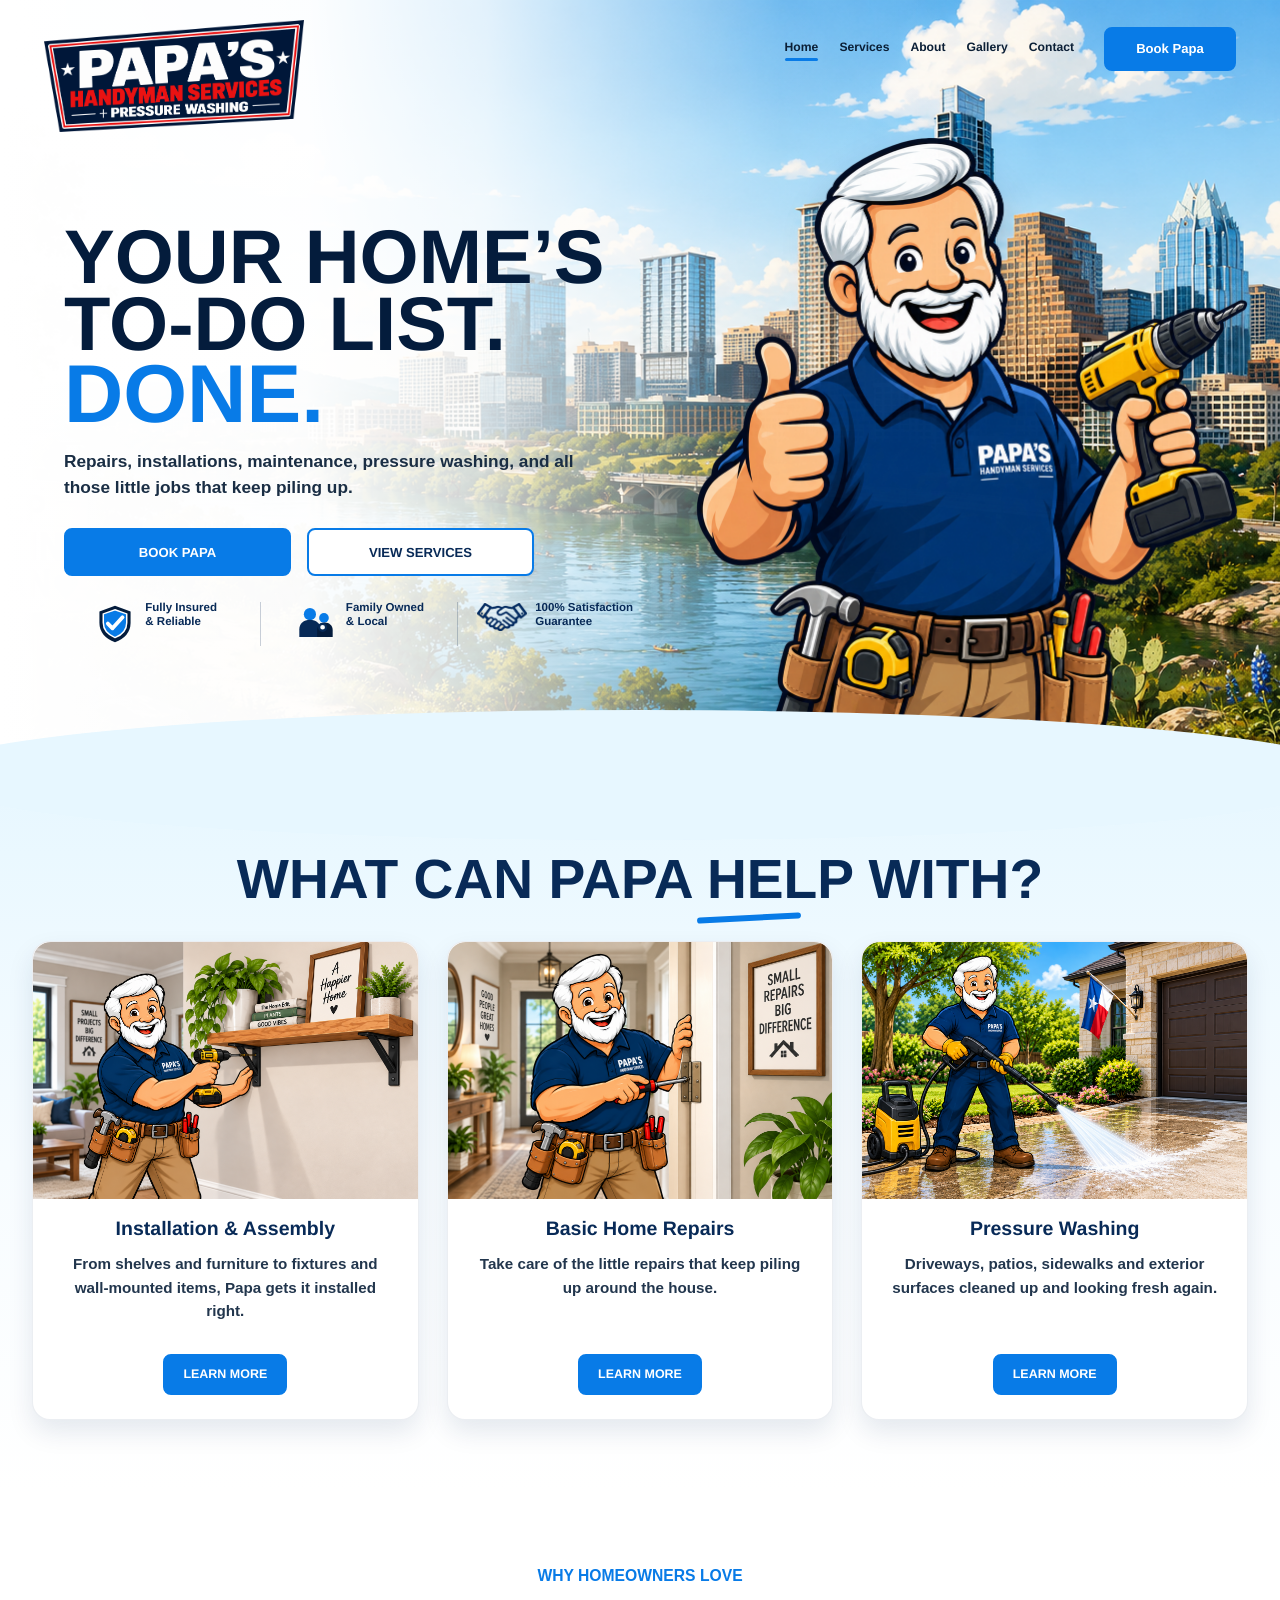
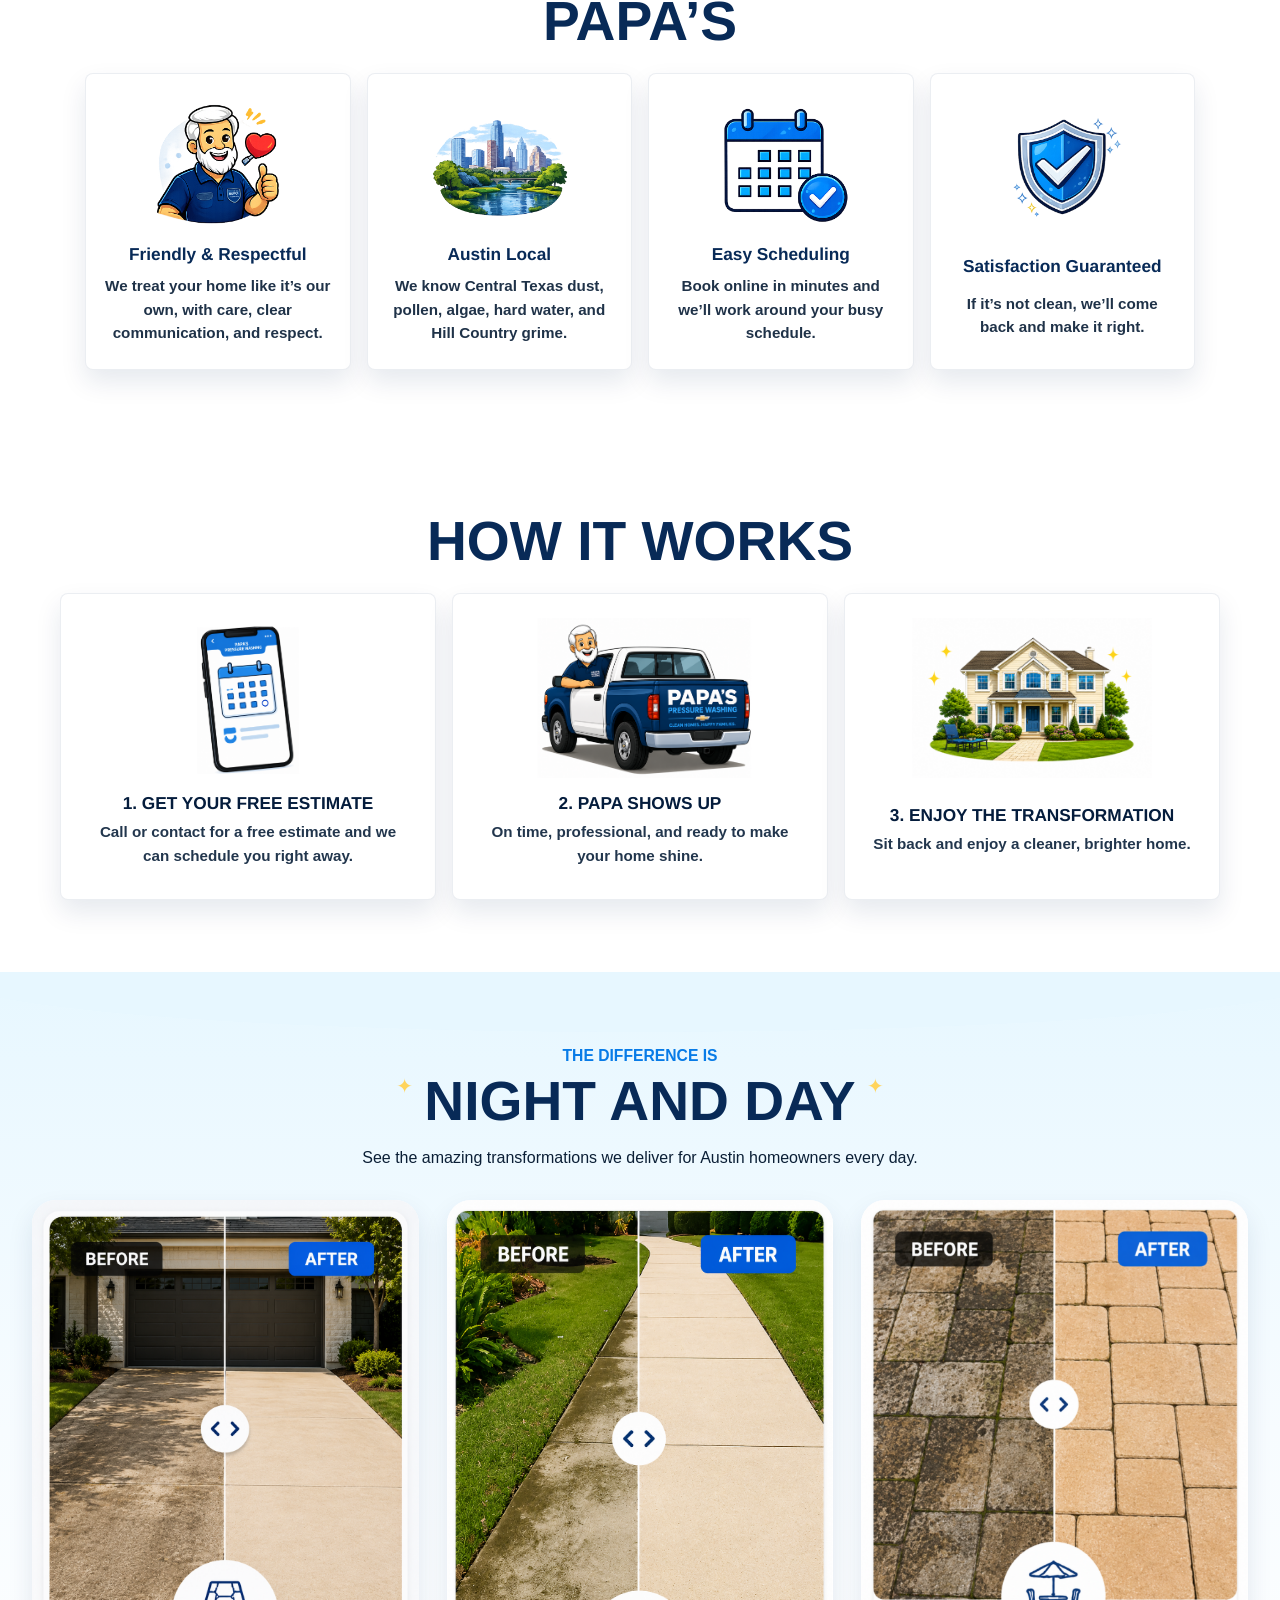
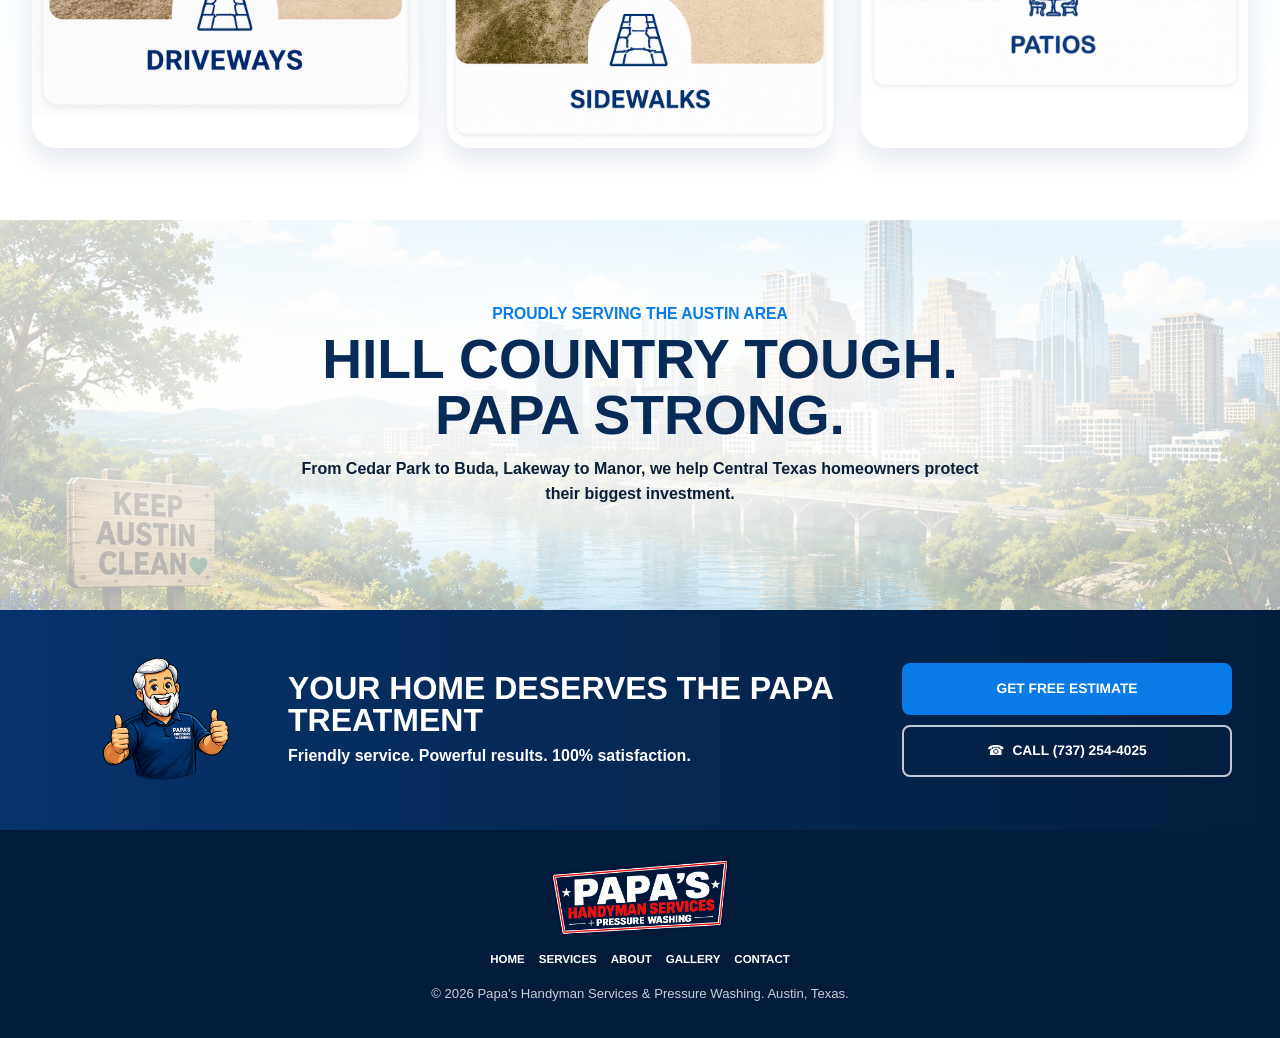
<file: index.html>
<!doctype html>
<html lang="en">
<head>
  <meta charset="utf-8" />
  <meta name="viewport" content="width=device-width, initial-scale=1" />
  <title>Papa's Handyman Services &amp; Pressure Washing | Austin, Texas</title>
  <meta name="description" content="Friendly Austin handyman services and pressure washing for repairs, installations, maintenance, driveways, patios, sidewalks, and exterior cleaning." />
  <link rel="stylesheet" href="styles.css" />
</head>
<body>
  <a class="skip-link" href="#main">Skip to content</a>

  <header class="site-header" id="top">
    <a class="brand" href="#top" aria-label="Papa's Handyman Services home">
      <img src="assets/papa-logo.png" alt="Papa's Handyman Services and Pressure Washing logo" />
    </a>

    <nav class="main-nav" aria-label="Main navigation">
      <a href="#top" aria-current="page">Home</a>
      <a href="services.html">Services</a>
      <a href="#why-papa">About</a>
      <a href="#before-after">Gallery</a>
      <a href="contact.html">Contact</a>
    </nav>

    <div class="header-actions" aria-label="Contact actions">
      <a class="btn btn-primary" href="contact.html">
        <span>Book Papa</span>
      </a>
    </div>

    <button class="menu-toggle" type="button" aria-label="Open mobile menu" aria-controls="mobile-menu" aria-expanded="false" data-menu-toggle>
      <span aria-hidden="true"></span>
      <span aria-hidden="true"></span>
      <span aria-hidden="true"></span>
    </button>

    <div class="mobile-menu-backdrop" data-menu-backdrop hidden></div>
    <aside class="mobile-menu" id="mobile-menu" aria-label="Mobile navigation" hidden>
      <div class="mobile-menu-header">
        <img src="assets/papa-logo.png" alt="Papa's Handyman Services and Pressure Washing logo" />
        <button class="menu-close" type="button" aria-label="Close mobile menu" data-menu-close>
          <span aria-hidden="true">×</span>
        </button>
      </div>
      <nav class="mobile-menu-nav" aria-label="Mobile main navigation">
        <a href="#top" aria-current="page">Home</a>
        <a href="services.html">Services</a>
        <a href="#why-papa">About</a>
        <a href="#before-after">Gallery</a>
        <a href="contact.html">Contact</a>
      </nav>
      <div class="mobile-menu-actions">
        <a class="btn btn-primary" href="contact.html">Book Papa</a>
        <a class="btn btn-secondary" href="tel:7372544025" data-phone-link>Call Papa Now</a>
      </div>
    </aside>
  </header>

  <main id="main">
    <section class="hero section">
      <div class="hero-copy">
        <h1>
          <span>Your Home’s</span>
          <span>To-Do List.</span>
          <span class="headline-blue">Done.</span>
        </h1>
        <p class="hero-subheadline">Repairs, installations, maintenance, pressure washing, and all those little jobs that keep piling up.</p>

        <div class="hero-actions">
          <a class="btn btn-primary btn-large" href="contact.html">
            <span>Book Papa</span>
          </a>
          <a class="btn btn-secondary btn-large" href="services.html">View Services</a>
        </div>

        <div class="hero-proof" aria-label="Trust highlights">
          <div class="proof-item">
            <span class="proof-icon proof-shield" aria-hidden="true">
              <svg viewBox="0 0 48 48" focusable="false">
                <path d="M24 4 41 10.4v12.3c0 10.3-6.3 17.3-17 21.3C13.3 40 7 33 7 22.7V10.4L24 4Z" />
                <path d="M24 8.5 36.8 13v9.5c0 7.6-4.5 13-12.8 16.3C15.7 35.5 11.2 30.1 11.2 22.5V13L24 8.5Z" />
                <path d="m16.2 23.6 5.1 5.1 10.9-12" />
              </svg>
            </span>
            <span class="proof-copy">Fully Insured <br />&amp; Reliable</span>
          </div>
          <div class="proof-item">
            <span class="proof-icon proof-family" aria-hidden="true">
              <svg viewBox="0 0 58 48" focusable="false">
                <circle cx="21" cy="11" r="8" />
                <path d="M7 41V30.8c0-6.9 5.7-12.3 14-12.3s14 5.4 14 12.3V41H7Z" />
                <circle cx="39.5" cy="16" r="6.4" />
                <path d="M30.5 41V32c0-5.6 4.1-9.9 10.1-9.9 6.2 0 10.4 4.3 10.4 9.9v9H30.5Z" />
                <circle cx="37.7" cy="28.3" r="4.6" />
              </svg>
            </span>
            <span class="proof-copy">Family Owned <br />&amp; Local</span>
          </div>
          <div class="proof-item">
            <span class="proof-icon proof-handshake" aria-hidden="true">
              <img src="assets/icons/handshake-guarantee.png" alt="" decoding="async" />
            </span>
            <span class="proof-copy">100% Satisfaction <br />Guarantee</span>
          </div>
        </div>
      </div>

      <div class="hero-visual">
        <img class="hero-background" src="assets/footerimage.png" alt="" aria-hidden="true" />
        <img class="hero-papa" src="assets/papa-handyman.png" alt="Papa holding a drill and giving a thumbs-up" />
      </div>
    </section>

    <section class="services section section-blue" id="services">
      <div class="section-heading services-heading">
        <h2>What Can Papa Help With?</h2>
      </div>

      <div class="service-grid">
        <article class="service-card">
          <img src="assets/services/basic-assembly.png" alt="Papa installing a wall-mounted shelf" width="1536" height="1024" loading="lazy" decoding="async" />
          <div>
            <h3>Installation &amp; Assembly</h3>
            <p>From shelves and furniture to fixtures and wall-mounted items, Papa gets it installed right.</p>
            <a class="btn btn-small btn-primary" href="services.html#installation-assembly">Learn More</a>
          </div>
        </article>
        <article class="service-card">
          <img src="assets/services/basic-homerepairs.png" alt="Papa completing a basic home repair" width="1536" height="1024" loading="lazy" decoding="async" />
          <div>
            <h3>Basic Home Repairs</h3>
            <p>Take care of the little repairs that keep piling up around the house.</p>
            <a class="btn btn-small btn-primary" href="services.html#basic-home-repairs">Learn More</a>
          </div>
        </article>
        <article class="service-card">
          <img src="assets/services/papapw.png" alt="Papa pressure washing a residential driveway" width="1536" height="1024" loading="lazy" decoding="async" />
          <div>
            <h3>Pressure Washing</h3>
            <p>Driveways, patios, sidewalks and exterior surfaces cleaned up and looking fresh again.</p>
            <a class="btn btn-small btn-primary" href="services.html#driveway-concrete-cleaning">Learn More</a>
          </div>
        </article>
      </div>
    </section>

    <section class="trust section" id="why-papa">
      <div class="section-heading">
        <p class="eyebrow">Why Homeowners Love</p>
        <h2>Papa’s</h2>
      </div>

      <div class="trust-grid">
        <article class="trust-card">
          <img class="trust-image" src="assets/papaapproved.png" alt="" width="500" height="489" loading="lazy" decoding="async" aria-hidden="true" />
          <h3>Friendly &amp; Respectful</h3>
          <p>We treat your home like it’s our own, with care, clear communication, and respect.</p>
        </article>
        <article class="trust-card">
          <img class="trust-image" src="assets/austinlocal.png" alt="" width="500" height="489" loading="lazy" decoding="async" aria-hidden="true" />
          <h3>Austin Local</h3>
          <p>We know Central Texas dust, pollen, algae, hard water, and Hill Country grime.</p>
        </article>
        <article class="trust-card">
          <img class="trust-image" src="assets/easy-scheduling.png" alt="" width="500" height="489" loading="lazy" decoding="async" aria-hidden="true" />
          <h3>Easy Scheduling</h3>
          <p>Book online in minutes and we’ll work around your busy schedule.</p>
        </article>
        <article class="trust-card">
          <img class="trust-image" src="assets/satisfaction.png" alt="" width="478" height="488" loading="lazy" decoding="async" aria-hidden="true" />
          <h3>Satisfaction Guaranteed</h3>
          <p>If it’s not clean, we’ll come back and make it right.</p>
        </article>
      </div>
    </section>

    <section class="how section" id="how-it-works">
      <div class="section-heading">
        <h2>How It Works</h2>
      </div>

      <div class="steps">
        <article class="step-card">
          <img src="assets/how-it-works/schedule-appt.png" alt="Scheduling a pressure washing appointment on a phone" loading="lazy" decoding="async" />
          <div>
            <h3>1. Get Your Free Estimate</h3>
            <p>Call or contact for a free estimate and we can schedule you right away.</p>
          </div>
        </article>
        <article class="step-card">
          <img src="assets/how-it-works/papa-shows.png" alt="Papa arriving in a pressure washing truck" loading="lazy" decoding="async" />
          <div>
            <h3>2. Papa Shows Up</h3>
            <p>On time, professional, and ready to make your home shine.</p>
          </div>
        </article>
        <article class="step-card">
          <img src="assets/how-it-works/enjoy.png" alt="Clean home and yard after exterior cleaning" loading="lazy" decoding="async" />
          <div>
            <h3>3. Enjoy The Transformation</h3>
            <p>Sit back and enjoy a cleaner, brighter home.</p>
          </div>
        </article>
      </div>
    </section>

    <section class="difference section section-blue" id="before-after">
      <div class="section-heading split-heading">
        <p class="eyebrow">The Difference Is</p>
        <h2>Night And Day</h2>
      </div>
      <p class="section-intro">See the amazing transformations we deliver for Austin homeowners every day.</p>

      <div class="before-after-grid" aria-label="Before and after pressure washing comparison cards">
        <article class="before-after-card">
          <img src="assets/before-after/driveway.png" alt="Driveway before and after pressure washing" width="1086" height="1448" loading="lazy" decoding="async" />
        </article>
        <article class="before-after-card">
          <img src="assets/before-after/sidewalk.png" alt="Sidewalk before and after pressure washing" width="1054" height="1493" loading="lazy" decoding="async" />
        </article>
        <article class="before-after-card">
          <img src="assets/before-after/patios.png" alt="Patio before and after pressure washing" width="1111" height="1416" loading="lazy" decoding="async" />
        </article>
      </div>
    </section>

    <section class="area" id="areas">
      <img src="assets/footerimage.png" alt="" aria-hidden="true" />
      <div class="area-copy">
        <p class="eyebrow">Proudly Serving The Austin Area</p>
        <h2>Hill Country Tough. Papa Strong.</h2>
        <p>From Cedar Park to Buda, Lakeway to Manor, we help Central Texas homeowners protect their biggest investment.</p>
      </div>
    </section>

    <section class="final-cta" id="booking">
      <div class="final-cta-art">
        <img src="assets/papatreatment.png" alt="" aria-hidden="true" />
      </div>
      <div>
        <h2>Your Home Deserves The Papa Treatment</h2>
        <p>Friendly service. Powerful results. 100% satisfaction.</p>
      </div>
      <div class="final-actions">
        <a class="btn btn-primary btn-large" href="contact.html">
          <span>Get Free Estimate</span>
        </a>
        <a class="btn btn-secondary-dark btn-large" href="tel:7372544025" data-phone-link>
          <span aria-hidden="true">☎</span>
          <span>Call (737) 254-4025</span>
        </a>
      </div>
    </section>
  </main>

  <footer class="site-footer">
    <a class="footer-brand" href="#top" aria-label="Papa's Handyman Services home">
      <img src="assets/papa-logo.png" alt="Papa's Handyman Services and Pressure Washing logo" />
    </a>
    <nav aria-label="Footer navigation">
      <a href="#top">Home</a>
      <a href="services.html">Services</a>
      <a href="#why-papa">About</a>
      <a href="#before-after">Gallery</a>
      <a href="contact.html">Contact</a>
    </nav>
    <p>© <span id="year"></span> Papa’s Handyman Services &amp; Pressure Washing. Austin, Texas.</p>
  </footer>

  <div class="mobile-cta" aria-label="Quick contact actions">
    <a href="tel:7372544025" data-phone-link>
      <span aria-hidden="true">☎</span>
      <span>Call Papa</span>
    </a>
    <a href="contact.html">
      <span>Get Free Estimate</span>
    </a>
  </div>

  <script src="script.js"></script>
</body>
</html>
</file>
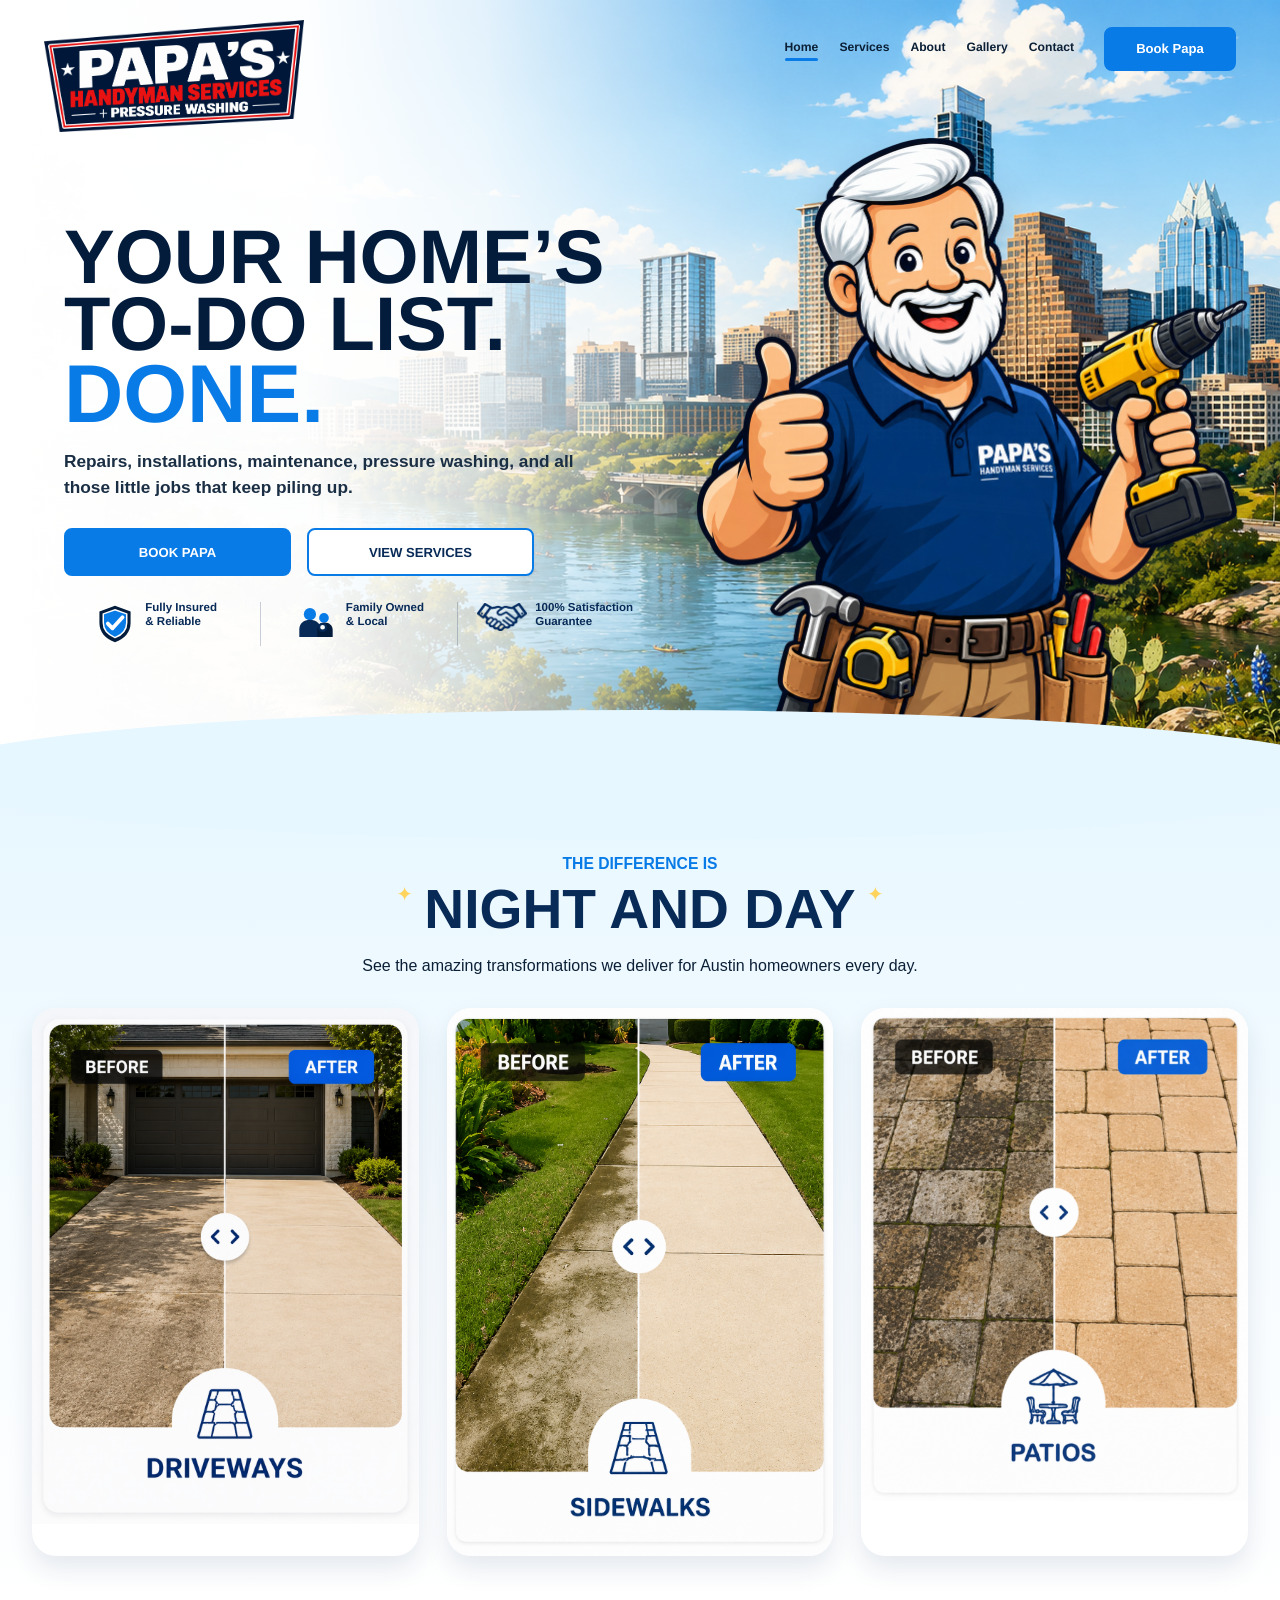
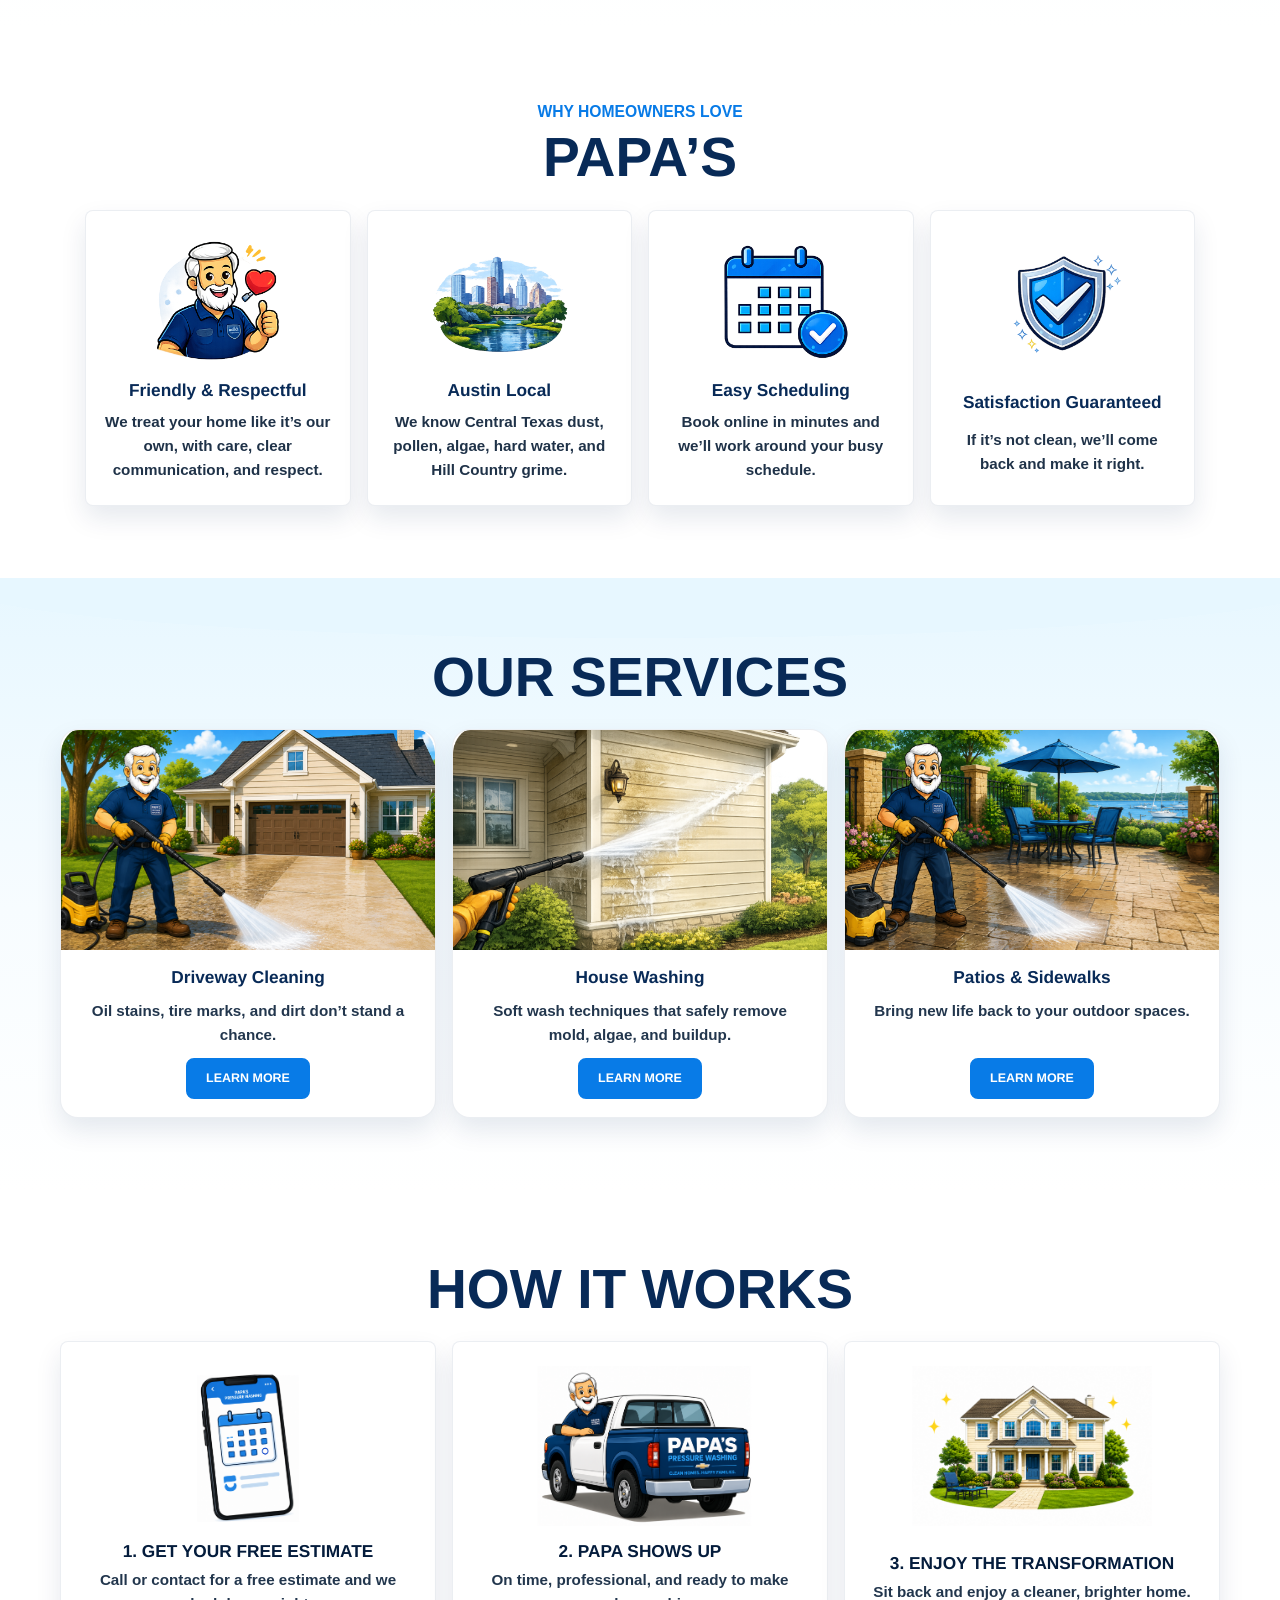
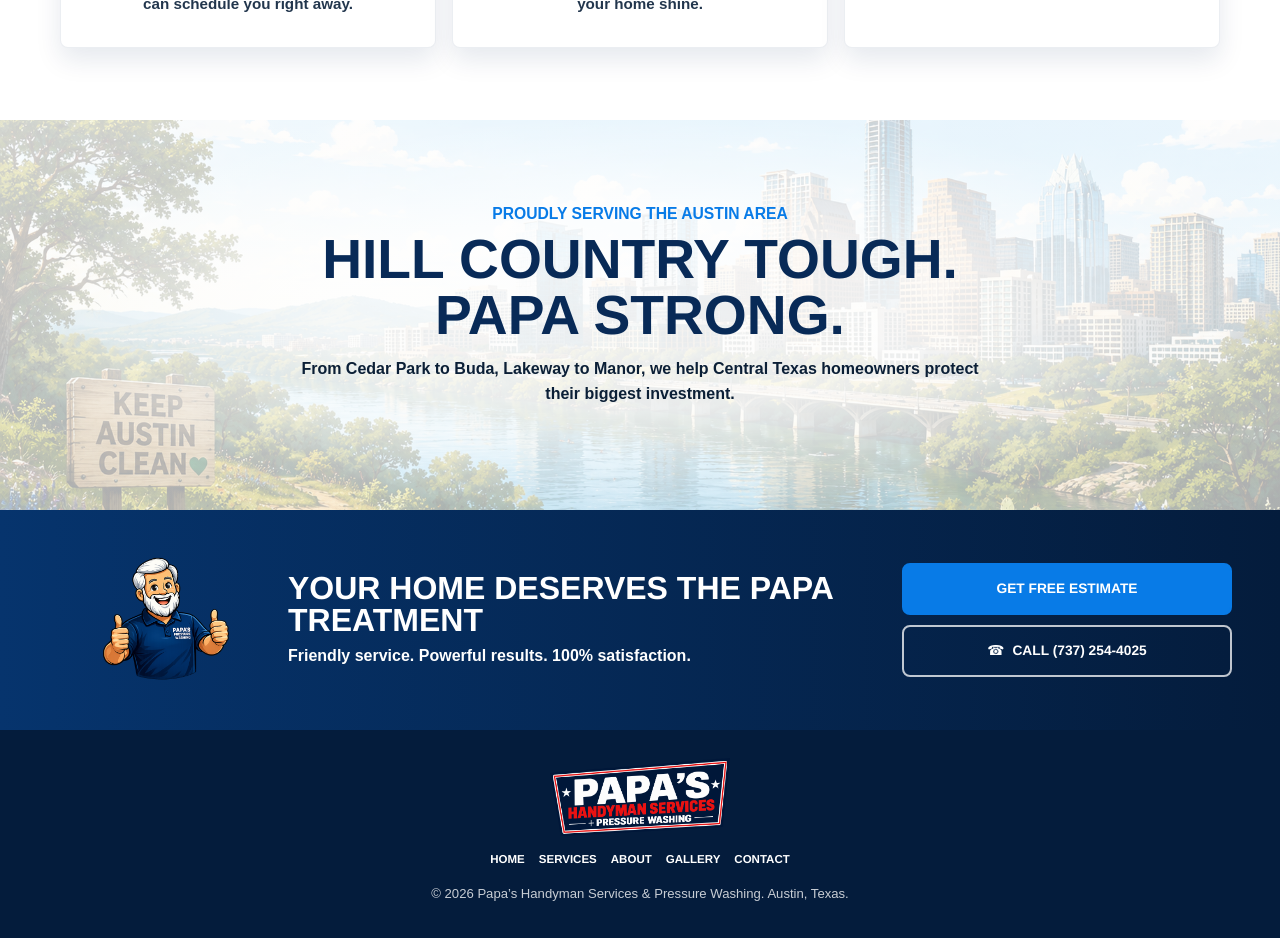
<file: papas_site/index.html>
<!doctype html>
<html lang="en">
<head>
  <meta charset="utf-8" />
  <meta name="viewport" content="width=device-width, initial-scale=1" />
  <title>Papa's Handyman Services &amp; Pressure Washing | Austin, Texas</title>
  <meta name="description" content="Friendly Austin handyman services and pressure washing for repairs, installations, maintenance, driveways, patios, sidewalks, and exterior cleaning." />
  <link rel="stylesheet" href="styles.css" />
</head>
<body>
  <a class="skip-link" href="#main">Skip to content</a>

  <header class="site-header" id="top">
    <a class="brand" href="#top" aria-label="Papa's Handyman Services home">
      <img src="assets/papa-logo.png" alt="Papa's Handyman Services and Pressure Washing logo" />
    </a>

    <nav class="main-nav" aria-label="Main navigation">
      <a href="#top" aria-current="page">Home</a>
      <a href="services.html">Services</a>
      <a href="#why-papa">About</a>
      <a href="#before-after">Gallery</a>
      <a href="contact.html">Contact</a>
    </nav>

    <div class="header-actions" aria-label="Contact actions">
      <a class="btn btn-primary" href="contact.html">
        <span>Book Papa</span>
      </a>
    </div>

    <button class="menu-toggle" type="button" aria-label="Open mobile menu" aria-controls="mobile-menu" aria-expanded="false" data-menu-toggle>
      <span aria-hidden="true"></span>
      <span aria-hidden="true"></span>
      <span aria-hidden="true"></span>
    </button>

    <div class="mobile-menu-backdrop" data-menu-backdrop hidden></div>
    <aside class="mobile-menu" id="mobile-menu" aria-label="Mobile navigation" hidden>
      <div class="mobile-menu-header">
        <img src="assets/papa-logo.png" alt="Papa's Handyman Services and Pressure Washing logo" />
        <button class="menu-close" type="button" aria-label="Close mobile menu" data-menu-close>
          <span aria-hidden="true">×</span>
        </button>
      </div>
      <nav class="mobile-menu-nav" aria-label="Mobile main navigation">
        <a href="#top" aria-current="page">Home</a>
        <a href="services.html">Services</a>
        <a href="#why-papa">About</a>
        <a href="#before-after">Gallery</a>
        <a href="contact.html">Contact</a>
      </nav>
      <div class="mobile-menu-actions">
        <a class="btn btn-primary" href="contact.html">Book Papa</a>
        <a class="btn btn-secondary" href="tel:7372544025" data-phone-link>Call Papa Now</a>
      </div>
    </aside>
  </header>

  <main id="main">
    <section class="hero section">
      <div class="hero-copy">
        <h1>
          <span>Your Home’s</span>
          <span>To-Do List.</span>
          <span class="headline-blue">Done.</span>
        </h1>
        <p class="hero-subheadline">Repairs, installations, maintenance, pressure washing, and all those little jobs that keep piling up.</p>

        <div class="hero-actions">
          <a class="btn btn-primary btn-large" href="contact.html">
            <span>Book Papa</span>
          </a>
          <a class="btn btn-secondary btn-large" href="services.html">View Services</a>
        </div>

        <div class="hero-proof" aria-label="Trust highlights">
          <div class="proof-item">
            <span class="proof-icon proof-shield" aria-hidden="true">
              <svg viewBox="0 0 48 48" focusable="false">
                <path d="M24 4 41 10.4v12.3c0 10.3-6.3 17.3-17 21.3C13.3 40 7 33 7 22.7V10.4L24 4Z" />
                <path d="M24 8.5 36.8 13v9.5c0 7.6-4.5 13-12.8 16.3C15.7 35.5 11.2 30.1 11.2 22.5V13L24 8.5Z" />
                <path d="m16.2 23.6 5.1 5.1 10.9-12" />
              </svg>
            </span>
            <span class="proof-copy">Fully Insured <br />&amp; Reliable</span>
          </div>
          <div class="proof-item">
            <span class="proof-icon proof-family" aria-hidden="true">
              <svg viewBox="0 0 58 48" focusable="false">
                <circle cx="21" cy="11" r="8" />
                <path d="M7 41V30.8c0-6.9 5.7-12.3 14-12.3s14 5.4 14 12.3V41H7Z" />
                <circle cx="39.5" cy="16" r="6.4" />
                <path d="M30.5 41V32c0-5.6 4.1-9.9 10.1-9.9 6.2 0 10.4 4.3 10.4 9.9v9H30.5Z" />
                <circle cx="37.7" cy="28.3" r="4.6" />
              </svg>
            </span>
            <span class="proof-copy">Family Owned <br />&amp; Local</span>
          </div>
          <div class="proof-item">
            <span class="proof-icon proof-handshake" aria-hidden="true">
              <img src="assets/icons/handshake-guarantee.png" alt="" decoding="async" />
            </span>
            <span class="proof-copy">100% Satisfaction <br />Guarantee</span>
          </div>
        </div>
      </div>

      <div class="hero-visual">
        <img class="hero-background" src="assets/footerimage.png" alt="" aria-hidden="true" />
        <img class="hero-papa" src="assets/papa-handyman.png" alt="Papa holding a drill and giving a thumbs-up" />
      </div>
    </section>

    <section class="difference section section-blue" id="before-after">
      <div class="section-heading split-heading">
        <p class="eyebrow">The Difference Is</p>
        <h2>Night And Day</h2>
      </div>
      <p class="section-intro">See the amazing transformations we deliver for Austin homeowners every day.</p>

      <div class="before-after-grid" aria-label="Before and after pressure washing comparison cards">
        <article class="before-after-card">
          <img src="assets/before-after/driveway.png" alt="Driveway before and after pressure washing" width="1086" height="1448" loading="lazy" decoding="async" />
        </article>
        <article class="before-after-card">
          <img src="assets/before-after/sidewalk.png" alt="Sidewalk before and after pressure washing" width="1054" height="1493" loading="lazy" decoding="async" />
        </article>
        <article class="before-after-card">
          <img src="assets/before-after/patios.png" alt="Patio before and after pressure washing" width="1111" height="1416" loading="lazy" decoding="async" />
        </article>
      </div>
    </section>

    <section class="trust section" id="why-papa">
      <div class="section-heading">
        <p class="eyebrow">Why Homeowners Love</p>
        <h2>Papa’s</h2>
      </div>

      <div class="trust-grid">
        <article class="trust-card">
          <img class="trust-image" src="assets/papaapproved.png" alt="" width="500" height="489" loading="lazy" decoding="async" aria-hidden="true" />
          <h3>Friendly &amp; Respectful</h3>
          <p>We treat your home like it’s our own, with care, clear communication, and respect.</p>
        </article>
        <article class="trust-card">
          <img class="trust-image" src="assets/austinlocal.png" alt="" width="500" height="489" loading="lazy" decoding="async" aria-hidden="true" />
          <h3>Austin Local</h3>
          <p>We know Central Texas dust, pollen, algae, hard water, and Hill Country grime.</p>
        </article>
        <article class="trust-card">
          <img class="trust-image" src="assets/easy-scheduling.png" alt="" width="500" height="489" loading="lazy" decoding="async" aria-hidden="true" />
          <h3>Easy Scheduling</h3>
          <p>Book online in minutes and we’ll work around your busy schedule.</p>
        </article>
        <article class="trust-card">
          <img class="trust-image" src="assets/satisfaction.png" alt="" width="478" height="488" loading="lazy" decoding="async" aria-hidden="true" />
          <h3>Satisfaction Guaranteed</h3>
          <p>If it’s not clean, we’ll come back and make it right.</p>
        </article>
      </div>
    </section>

    <section class="services section section-blue" id="services">
      <div class="section-heading">
        <h2>Our Services</h2>
      </div>

      <div class="service-grid">
        <article class="service-card">
          <img src="assets/services/driveway-cleaning.png" alt="Driveway cleaning illustration" loading="lazy" decoding="async" />
          <div>
            <h3>Driveway Cleaning</h3>
            <p>Oil stains, tire marks, and dirt don’t stand a chance.</p>
            <a class="btn btn-small btn-primary" href="services.html#driveway-concrete-cleaning">Learn More</a>
          </div>
        </article>
        <article class="service-card">
          <img src="assets/services/house-washing.png" alt="House washing illustration" loading="lazy" decoding="async" />
          <div>
            <h3>House Washing</h3>
            <p>Soft wash techniques that safely remove mold, algae, and buildup.</p>
            <a class="btn btn-small btn-primary" href="services.html#house-washing">Learn More</a>
          </div>
        </article>
        <article class="service-card">
          <img src="assets/services/patio-cleaning.png" alt="Patios and sidewalks cleaning illustration" loading="lazy" decoding="async" />
          <div>
            <h3>Patios &amp; Sidewalks</h3>
            <p>Bring new life back to your outdoor spaces.</p>
            <a class="btn btn-small btn-primary" href="services.html#deck-patio-cleaning">Learn More</a>
          </div>
        </article>
      </div>
    </section>

    <section class="how section" id="how-it-works">
      <div class="section-heading">
        <h2>How It Works</h2>
      </div>

      <div class="steps">
        <article class="step-card">
          <img src="assets/how-it-works/schedule-appt.png" alt="Scheduling a pressure washing appointment on a phone" loading="lazy" decoding="async" />
          <div>
            <h3>1. Get Your Free Estimate</h3>
            <p>Call or contact for a free estimate and we can schedule you right away.</p>
          </div>
        </article>
        <article class="step-card">
          <img src="assets/how-it-works/papa-shows.png" alt="Papa arriving in a pressure washing truck" loading="lazy" decoding="async" />
          <div>
            <h3>2. Papa Shows Up</h3>
            <p>On time, professional, and ready to make your home shine.</p>
          </div>
        </article>
        <article class="step-card">
          <img src="assets/how-it-works/enjoy.png" alt="Clean home and yard after exterior cleaning" loading="lazy" decoding="async" />
          <div>
            <h3>3. Enjoy The Transformation</h3>
            <p>Sit back and enjoy a cleaner, brighter home.</p>
          </div>
        </article>
      </div>
    </section>

    <section class="area" id="areas">
      <img src="assets/footerimage.png" alt="" aria-hidden="true" />
      <div class="area-copy">
        <p class="eyebrow">Proudly Serving The Austin Area</p>
        <h2>Hill Country Tough. Papa Strong.</h2>
        <p>From Cedar Park to Buda, Lakeway to Manor, we help Central Texas homeowners protect their biggest investment.</p>
      </div>
    </section>

    <section class="final-cta" id="booking">
      <div class="final-cta-art">
        <img src="assets/papatreatment.png" alt="" aria-hidden="true" />
      </div>
      <div>
        <h2>Your Home Deserves The Papa Treatment</h2>
        <p>Friendly service. Powerful results. 100% satisfaction.</p>
      </div>
      <div class="final-actions">
        <a class="btn btn-primary btn-large" href="contact.html">
          <span>Get Free Estimate</span>
        </a>
        <a class="btn btn-secondary-dark btn-large" href="tel:7372544025" data-phone-link>
          <span aria-hidden="true">☎</span>
          <span>Call (737) 254-4025</span>
        </a>
      </div>
    </section>
  </main>

  <footer class="site-footer">
    <a class="footer-brand" href="#top" aria-label="Papa's Handyman Services home">
      <img src="assets/papa-logo.png" alt="Papa's Handyman Services and Pressure Washing logo" />
    </a>
    <nav aria-label="Footer navigation">
      <a href="#top">Home</a>
      <a href="services.html">Services</a>
      <a href="#why-papa">About</a>
      <a href="#before-after">Gallery</a>
      <a href="contact.html">Contact</a>
    </nav>
    <p>© <span id="year"></span> Papa’s Handyman Services &amp; Pressure Washing. Austin, Texas.</p>
  </footer>

  <div class="mobile-cta" aria-label="Quick contact actions">
    <a href="tel:7372544025" data-phone-link>
      <span aria-hidden="true">☎</span>
      <span>Call Papa</span>
    </a>
    <a href="contact.html">
      <span>Get Free Estimate</span>
    </a>
  </div>

  <script src="script.js"></script>
</body>
</html>
</file>
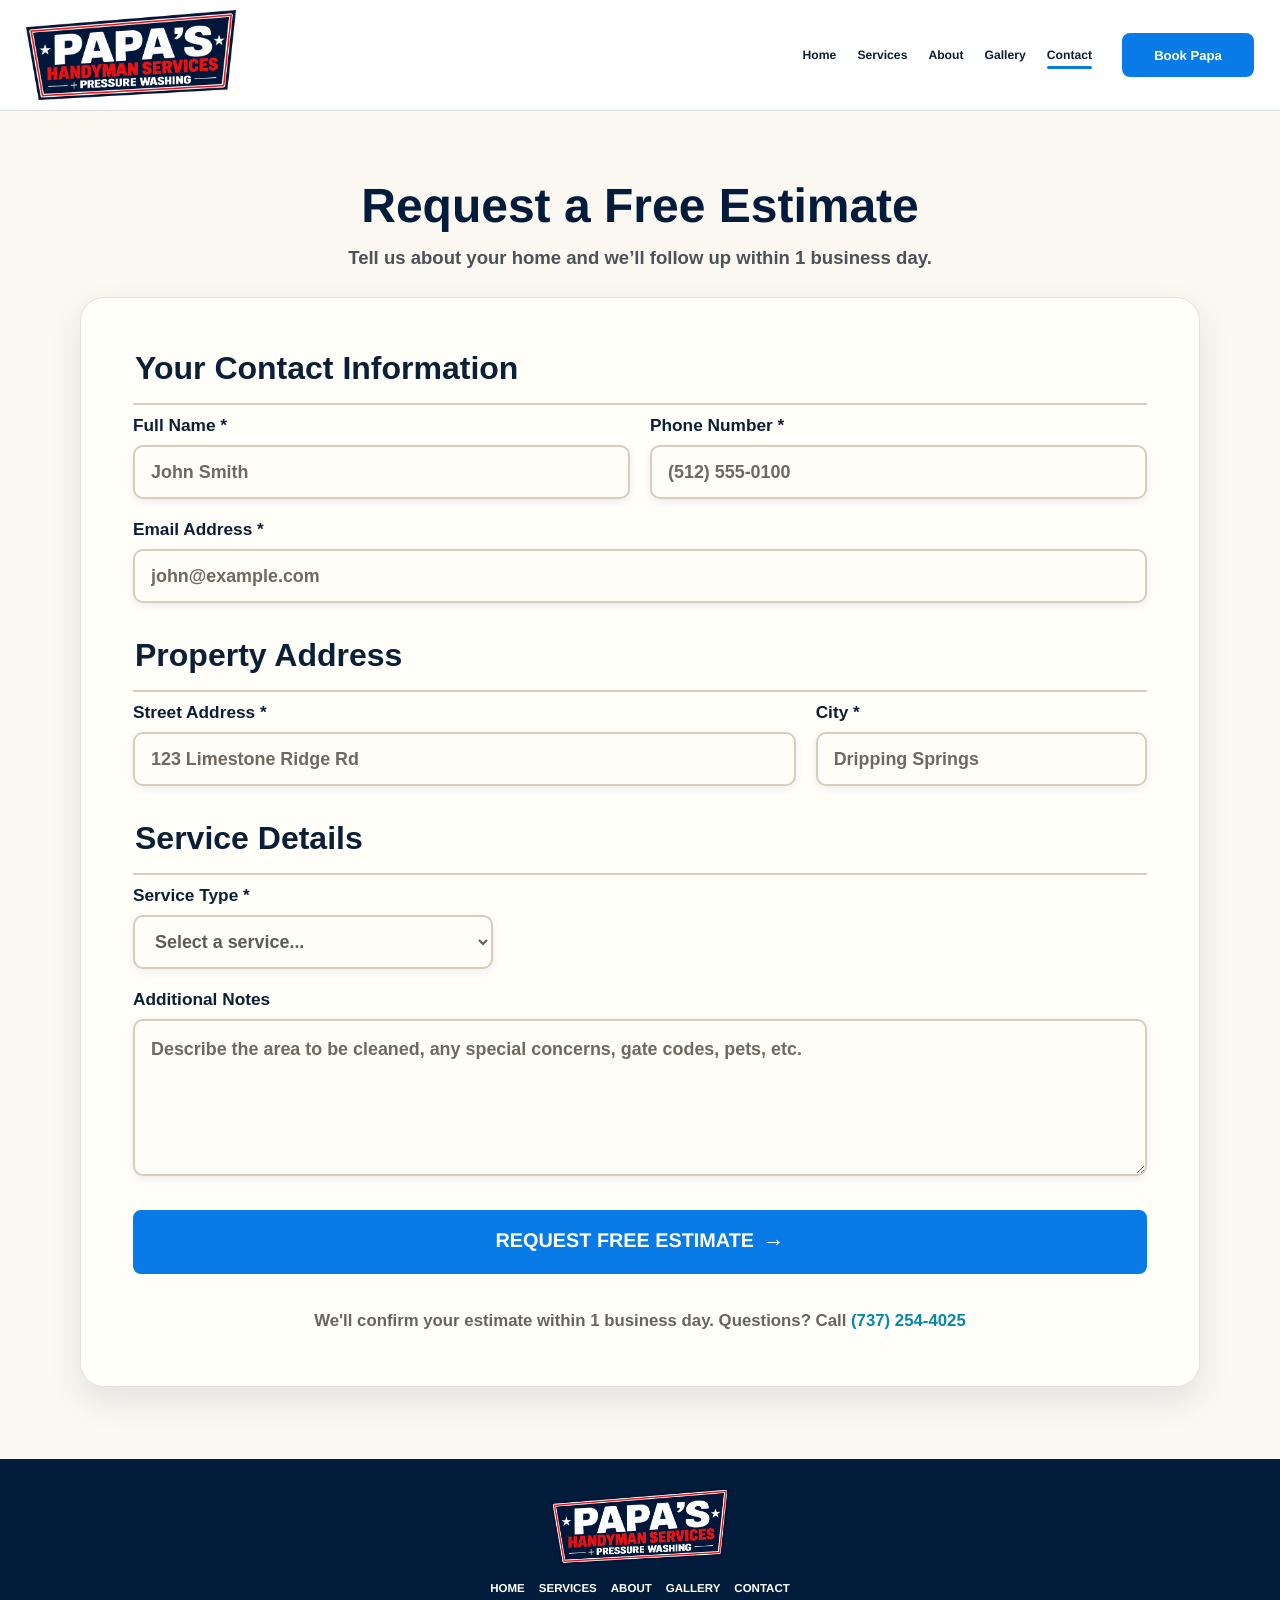
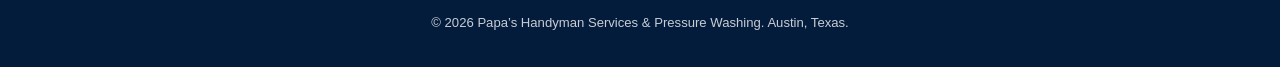
<file: contact.html>
<!doctype html>
<html lang="en">
<head>
  <meta charset="utf-8" />
  <meta name="viewport" content="width=device-width, initial-scale=1" />
  <title>Request a Free Estimate | Papa's Pressure Washing Austin</title>
  <meta name="description" content="Request a free estimate from Papa's Pressure Washing for Austin driveway cleaning, house washing, patios, sidewalks, and exterior cleaning." />
  <link rel="stylesheet" href="styles.css" />
</head>
<body class="contact-page">
  <a class="skip-link" href="#main">Skip to content</a>

  <header class="site-header" id="top">
    <a class="brand" href="index.html#top" aria-label="Papa's Handyman Services home">
      <img src="assets/papa-logo.png" alt="Papa's Handyman Services and Pressure Washing logo" />
    </a>

    <nav class="main-nav" aria-label="Main navigation">
      <a href="index.html#top">Home</a>
      <a href="services.html">Services</a>
      <a href="index.html#why-papa">About</a>
      <a href="index.html#before-after">Gallery</a>
      <a href="contact.html" aria-current="page">Contact</a>
    </nav>

    <div class="header-actions" aria-label="Contact actions">
      <a class="btn btn-primary" href="#estimate-form">
        <span>Book Papa</span>
      </a>
    </div>

    <button class="menu-toggle" type="button" aria-label="Open mobile menu" aria-controls="mobile-menu" aria-expanded="false" data-menu-toggle>
      <span aria-hidden="true"></span>
      <span aria-hidden="true"></span>
      <span aria-hidden="true"></span>
    </button>

    <div class="mobile-menu-backdrop" data-menu-backdrop hidden></div>
    <aside class="mobile-menu" id="mobile-menu" aria-label="Mobile navigation" hidden>
      <div class="mobile-menu-header">
        <img src="assets/papa-logo.png" alt="Papa's Handyman Services and Pressure Washing logo" />
        <button class="menu-close" type="button" aria-label="Close mobile menu" data-menu-close>
          <span aria-hidden="true">×</span>
        </button>
      </div>
      <nav class="mobile-menu-nav" aria-label="Mobile main navigation">
        <a href="index.html#top">Home</a>
        <a href="services.html">Services</a>
        <a href="index.html#why-papa">About</a>
        <a href="index.html#before-after">Gallery</a>
        <a href="contact.html" aria-current="page">Contact</a>
      </nav>
      <div class="mobile-menu-actions">
        <a class="btn btn-primary" href="#estimate-form">Book Papa</a>
        <a class="btn btn-secondary" href="tel:7372544025" data-phone-link>Call Papa Now</a>
      </div>
    </aside>
  </header>

  <main id="main">
    <section class="contact-section section">
      <div class="contact-intro">
        <h1>Request a Free Estimate</h1>
        <p>Tell us about your home and we’ll follow up within 1 business day.</p>
      </div>

      <div class="estimate-card" id="estimate-form">
        <form name="contact" method="POST" action="/thank-you.html" data-netlify="true" netlify-honeypot="bot-field">
          <input type="hidden" name="form-name" value="contact">
          <p class="hidden">
            <label>Don’t fill this out: <input name="bot-field"></label>
          </p>

          <fieldset>
            <legend>Your Contact Information</legend>
            <div class="form-grid form-grid-two">
              <label>
                <span>Full Name *</span>
                <input type="text" name="full-name" autocomplete="name" placeholder="John Smith" required />
              </label>
              <label>
                <span>Phone Number *</span>
                <input type="tel" name="phone" autocomplete="tel" placeholder="(512) 555-0100" required />
              </label>
            </div>
            <label>
              <span>Email Address *</span>
              <input type="email" name="email" autocomplete="email" placeholder="john@example.com" required />
            </label>
          </fieldset>

          <fieldset>
            <legend>Property Address</legend>
            <div class="form-grid form-grid-address">
              <label>
                <span>Street Address *</span>
                <input type="text" name="street-address" autocomplete="street-address" placeholder="123 Limestone Ridge Rd" required />
              </label>
              <label>
                <span>City *</span>
                <input type="text" name="city" autocomplete="address-level2" placeholder="Dripping Springs" required />
              </label>
            </div>
          </fieldset>

          <fieldset>
            <legend>Service Details</legend>
            <label class="service-select-label">
              <span>Service Type *</span>
              <select name="service-type" required>
                <option value="" selected disabled>Select a service...</option>
                <option value="Installation &amp; Assembly">Installation &amp; Assembly</option>
                <option value="Basic Home Repairs">Basic Home Repairs</option>
                <option value="Driveway & Concrete Cleaning">Driveway &amp; Concrete Cleaning</option>
                <option value="House Washing">House Washing</option>
                <option value="Deck & Patio Cleaning">Deck &amp; Patio Cleaning</option>
                <option value="Sidewalk Cleaning">Sidewalk Cleaning</option>
                <option value="Other">Other</option>
              </select>
            </label>

            <label>
              <span>Additional Notes</span>
              <textarea name="notes" rows="5" placeholder="Describe the area to be cleaned, any special concerns, gate codes, pets, etc."></textarea>
            </label>
          </fieldset>

          <button type="submit">Request Free Estimate</button>
          <p class="estimate-footnote">We'll confirm your estimate within 1 business day. Questions? Call <a href="tel:7372544025" data-phone-link>(737) 254-4025</a></p>
        </form>
      </div>
    </section>
  </main>

  <footer class="site-footer">
    <a class="footer-brand" href="index.html#top" aria-label="Papa's Handyman Services home">
      <img src="assets/papa-logo.png" alt="Papa's Handyman Services and Pressure Washing logo" />
    </a>
    <nav aria-label="Footer navigation">
      <a href="index.html#top">Home</a>
      <a href="services.html">Services</a>
      <a href="index.html#why-papa">About</a>
      <a href="index.html#before-after">Gallery</a>
      <a href="contact.html">Contact</a>
    </nav>
    <p>© <span id="year"></span> Papa’s Handyman Services &amp; Pressure Washing. Austin, Texas.</p>
  </footer>

  <div class="mobile-cta" aria-label="Quick contact actions">
    <a href="tel:7372544025" data-phone-link>
      <span aria-hidden="true">☎</span>
      <span>Call Papa</span>
    </a>
    <a href="#estimate-form">
      <span>Schedule Now</span>
    </a>
  </div>

  <script src="script.js"></script>
</body>
</html>
</file>
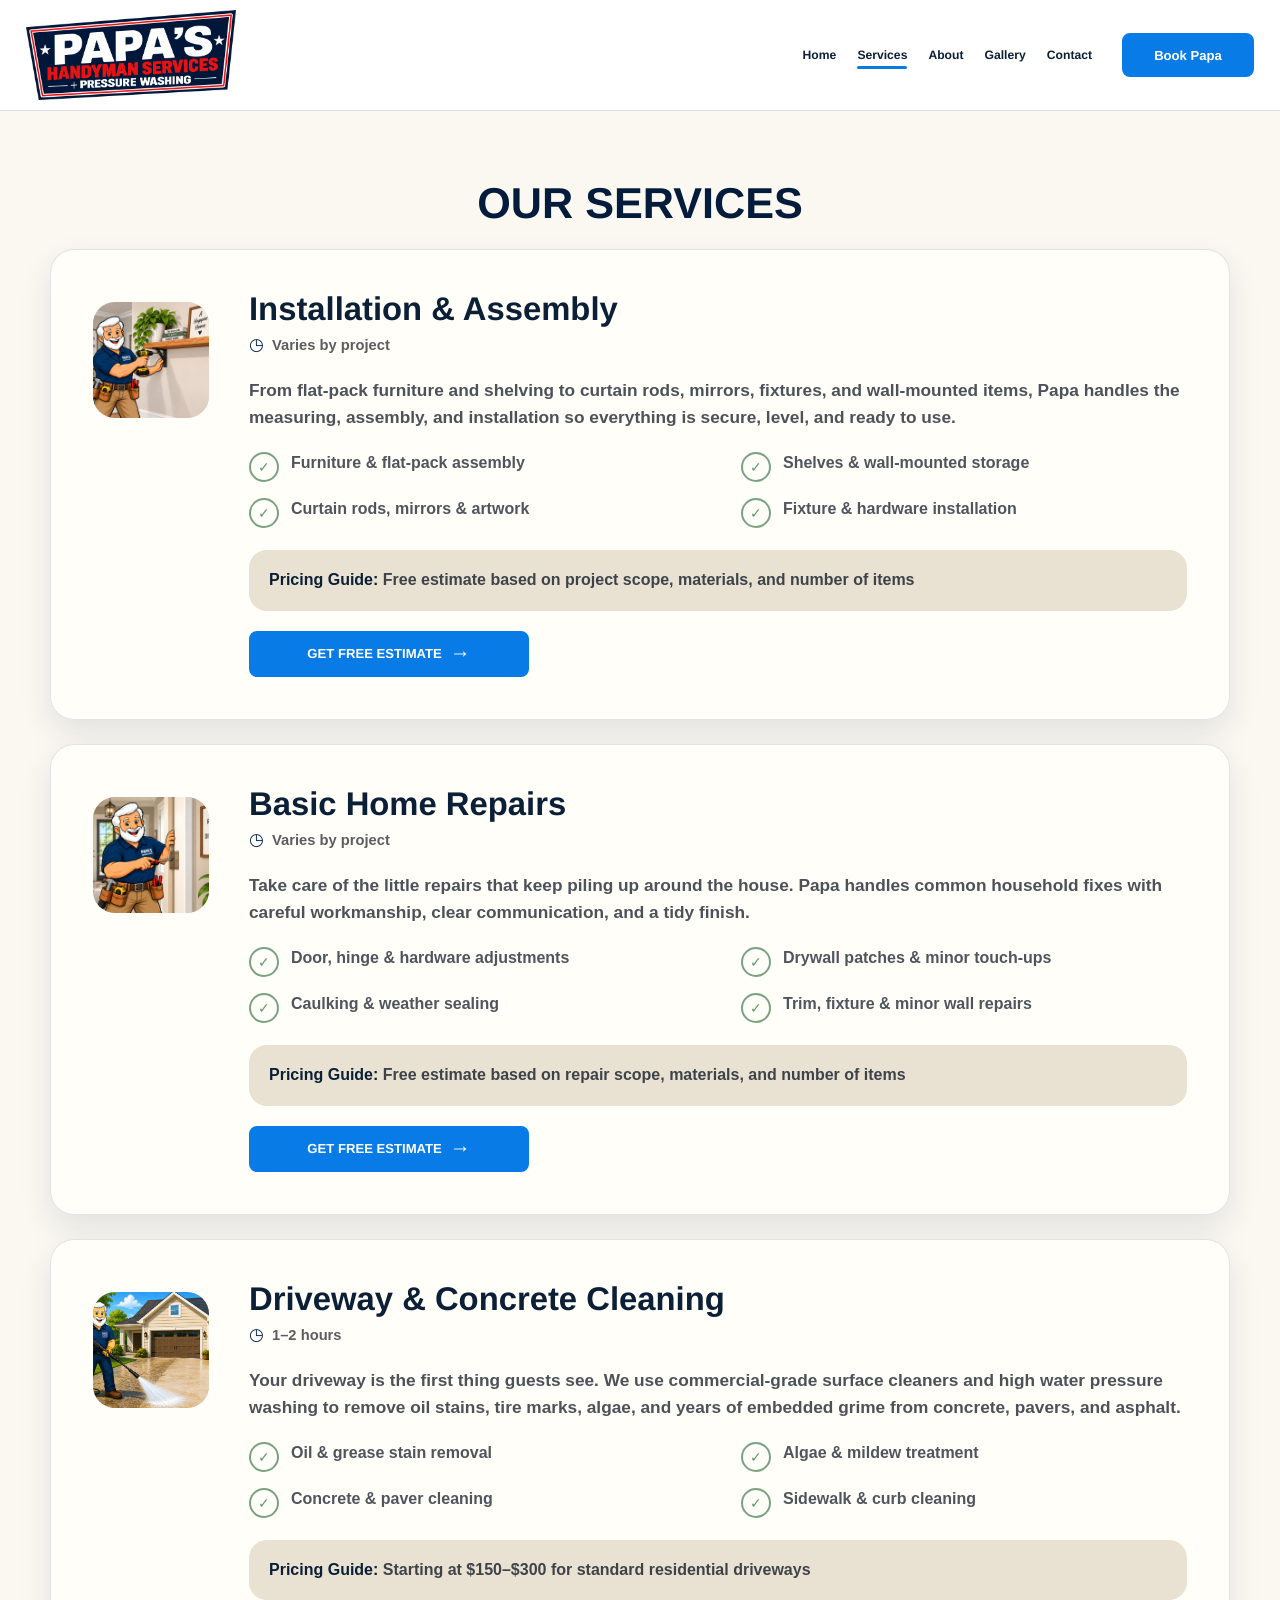
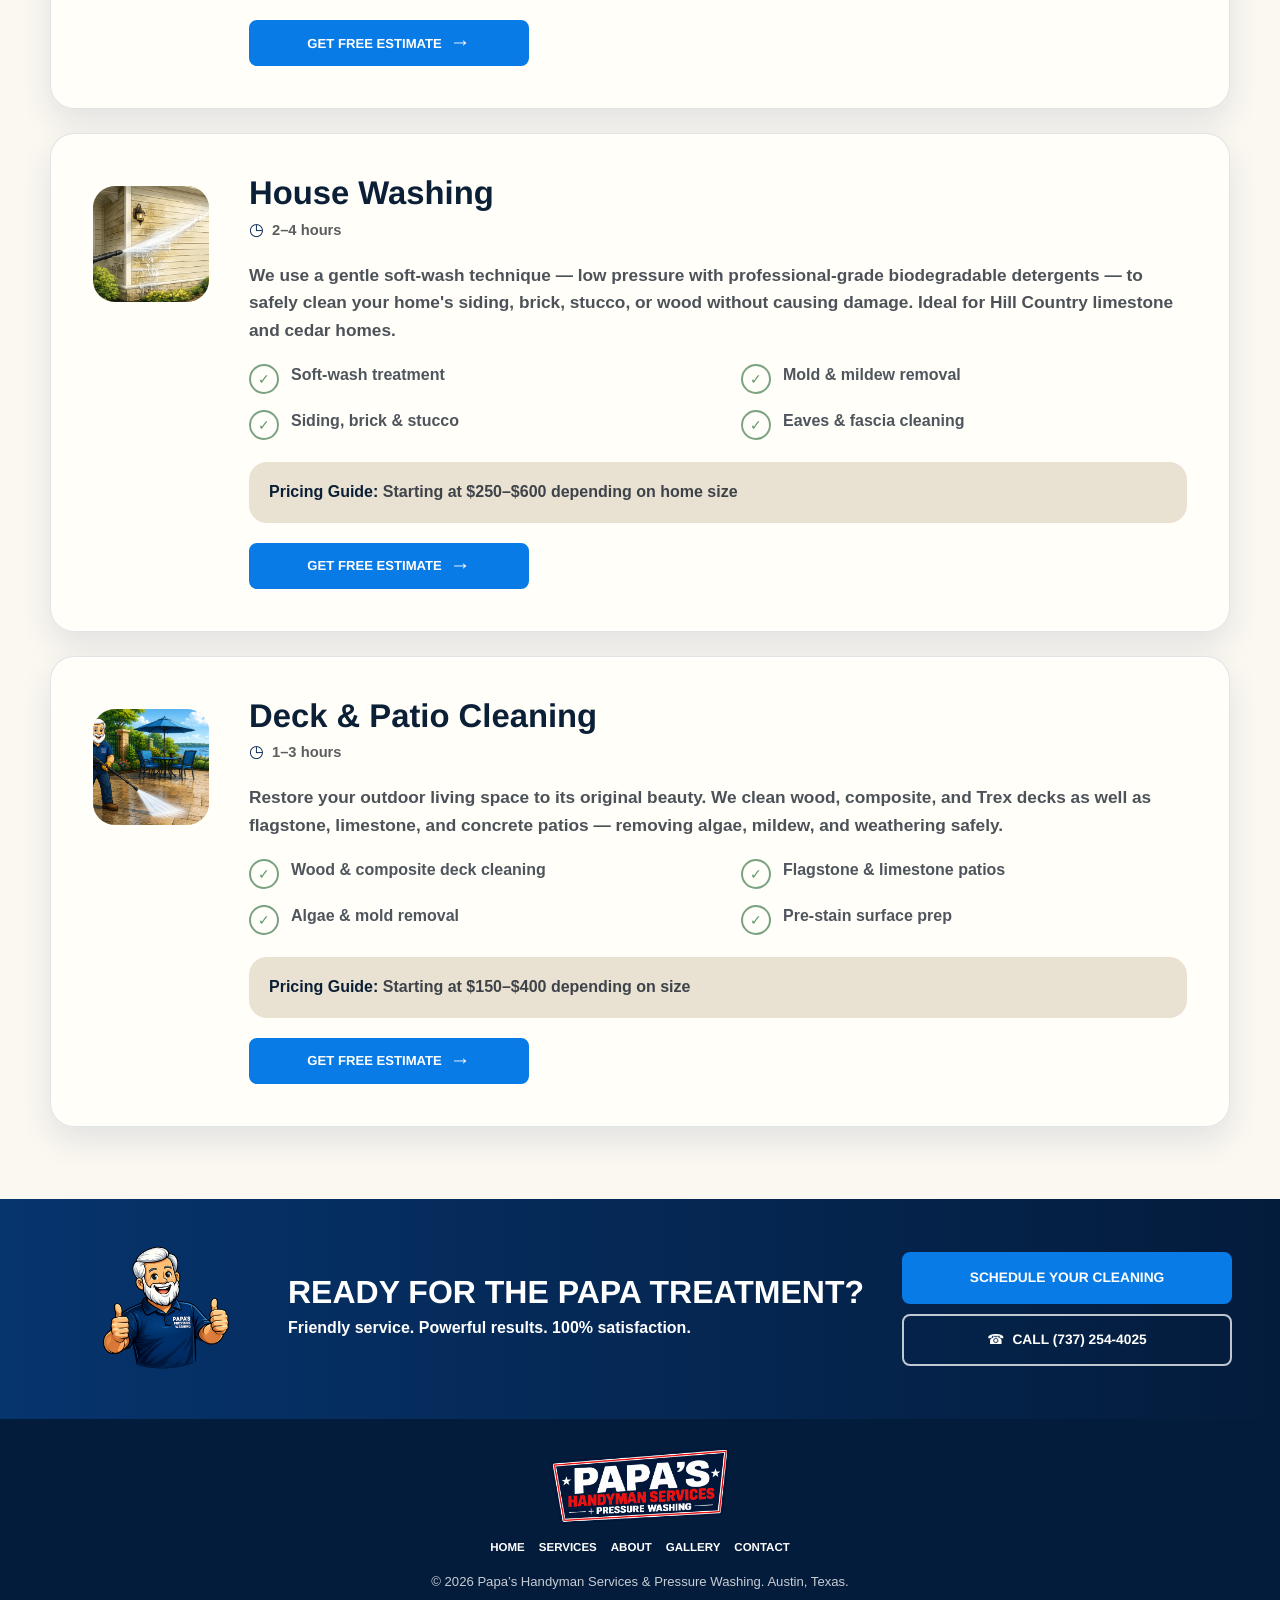
<file: services.html>
<!doctype html>
<html lang="en">
<head>
  <meta charset="utf-8" />
  <meta name="viewport" content="width=device-width, initial-scale=1" />
  <title>Handyman &amp; Pressure Washing Services | Papa's Austin</title>
  <meta name="description" content="Explore Papa's Austin handyman and pressure washing services, including installation, assembly, basic home repairs, driveway cleaning, house washing, decks, and patios." />
  <link rel="stylesheet" href="styles.css" />
</head>
<body class="services-page">
  <a class="skip-link" href="#main">Skip to content</a>

  <header class="site-header" id="top">
    <a class="brand" href="index.html#top" aria-label="Papa's Handyman Services home">
      <img src="assets/papa-logo.png" alt="Papa's Handyman Services and Pressure Washing logo" />
    </a>

    <nav class="main-nav" aria-label="Main navigation">
      <a href="index.html#top">Home</a>
      <a href="services.html" aria-current="page">Services</a>
      <a href="index.html#why-papa">About</a>
      <a href="index.html#before-after">Gallery</a>
      <a href="contact.html">Contact</a>
    </nav>

    <div class="header-actions" aria-label="Contact actions">
      <a class="btn btn-primary" href="contact.html">
        <span>Book Papa</span>
      </a>
    </div>

    <button class="menu-toggle" type="button" aria-label="Open mobile menu" aria-controls="mobile-menu" aria-expanded="false" data-menu-toggle>
      <span aria-hidden="true"></span>
      <span aria-hidden="true"></span>
      <span aria-hidden="true"></span>
    </button>

    <div class="mobile-menu-backdrop" data-menu-backdrop hidden></div>
    <aside class="mobile-menu" id="mobile-menu" aria-label="Mobile navigation" hidden>
      <div class="mobile-menu-header">
        <img src="assets/papa-logo.png" alt="Papa's Handyman Services and Pressure Washing logo" />
        <button class="menu-close" type="button" aria-label="Close mobile menu" data-menu-close>
          <span aria-hidden="true">×</span>
        </button>
      </div>
      <nav class="mobile-menu-nav" aria-label="Mobile main navigation">
        <a href="index.html#top">Home</a>
        <a href="services.html">Services</a>
        <a href="index.html#why-papa">About</a>
        <a href="index.html#before-after">Gallery</a>
        <a href="contact.html">Contact</a>
      </nav>
      <div class="mobile-menu-actions">
        <a class="btn btn-primary" href="contact.html">Book Papa</a>
        <a class="btn btn-secondary" href="tel:7372544025" data-phone-link>Call Papa Now</a>
      </div>
    </aside>
  </header>

  <main id="main">
    <section class="service-details section" aria-labelledby="service-details-title">
      <div class="section-heading">
        <h1 id="service-details-title">Our Services</h1>
      </div>

      <div class="service-detail-list">
        <article class="service-detail-card" id="installation-assembly">
          <div class="service-detail-media">
            <img src="assets/services/basic-assembly.png" alt="Papa installing a wall-mounted shelf" width="1536" height="1024" loading="lazy" decoding="async" />
          </div>
          <div class="service-detail-body">
            <header class="service-detail-header">
              <h3>Installation &amp; Assembly</h3>
              <p class="service-time">Varies by project</p>
            </header>
            <p class="service-description">From flat-pack furniture and shelving to curtain rods, mirrors, fixtures, and wall-mounted items, Papa handles the measuring, assembly, and installation so everything is secure, level, and ready to use.</p>
            <ul class="service-checklist" aria-label="Installation and assembly services include">
              <li>Furniture &amp; flat-pack assembly</li>
              <li>Shelves &amp; wall-mounted storage</li>
              <li>Curtain rods, mirrors &amp; artwork</li>
              <li>Fixture &amp; hardware installation</li>
            </ul>
            <p class="pricing-guide"><strong>Pricing Guide:</strong> Free estimate based on project scope, materials, and number of items</p>
            <a class="btn btn-primary service-book-button" href="contact.html#estimate-form">Get Free Estimate</a>
          </div>
        </article>

        <article class="service-detail-card" id="basic-home-repairs">
          <div class="service-detail-media">
            <img src="assets/services/basic-homerepairs.png" alt="Papa completing a basic home repair" width="1536" height="1024" loading="lazy" decoding="async" />
          </div>
          <div class="service-detail-body">
            <header class="service-detail-header">
              <h3>Basic Home Repairs</h3>
              <p class="service-time">Varies by project</p>
            </header>
            <p class="service-description">Take care of the little repairs that keep piling up around the house. Papa handles common household fixes with careful workmanship, clear communication, and a tidy finish.</p>
            <ul class="service-checklist" aria-label="Basic home repair services include">
              <li>Door, hinge &amp; hardware adjustments</li>
              <li>Drywall patches &amp; minor touch-ups</li>
              <li>Caulking &amp; weather sealing</li>
              <li>Trim, fixture &amp; minor wall repairs</li>
            </ul>
            <p class="pricing-guide"><strong>Pricing Guide:</strong> Free estimate based on repair scope, materials, and number of items</p>
            <a class="btn btn-primary service-book-button" href="contact.html#estimate-form">Get Free Estimate</a>
          </div>
        </article>

        <article class="service-detail-card" id="driveway-concrete-cleaning">
          <div class="service-detail-media">
            <img src="assets/services/driveway-cleaning.png" alt="Papa pressure washing a driveway" loading="lazy" decoding="async" />
          </div>
          <div class="service-detail-body">
            <header class="service-detail-header">
              <h3>Driveway &amp; Concrete Cleaning</h3>
              <p class="service-time">1–2 hours</p>
            </header>
            <p class="service-description">Your driveway is the first thing guests see. We use commercial-grade surface cleaners and high water pressure washing to remove oil stains, tire marks, algae, and years of embedded grime from concrete, pavers, and asphalt.</p>
            <ul class="service-checklist" aria-label="Driveway and concrete cleaning includes">
              <li>Oil &amp; grease stain removal</li>
              <li>Algae &amp; mildew treatment</li>
              <li>Concrete &amp; paver cleaning</li>
              <li>Sidewalk &amp; curb cleaning</li>
            </ul>
            <p class="pricing-guide"><strong>Pricing Guide:</strong> Starting at $150–$300 for standard residential driveways</p>
            <a class="btn btn-primary service-book-button" href="contact.html#estimate-form">Get Free Estimate</a>
          </div>
        </article>

        <article class="service-detail-card" id="house-washing">
          <div class="service-detail-media">
            <img src="assets/services/house-washing.png" alt="Pressure washing house siding" loading="lazy" decoding="async" />
          </div>
          <div class="service-detail-body">
            <header class="service-detail-header">
              <h3>House Washing</h3>
              <p class="service-time">2–4 hours</p>
            </header>
            <p class="service-description">We use a gentle soft-wash technique — low pressure with professional-grade biodegradable detergents — to safely clean your home's siding, brick, stucco, or wood without causing damage. Ideal for Hill Country limestone and cedar homes.</p>
            <ul class="service-checklist" aria-label="House washing includes">
              <li>Soft-wash treatment</li>
              <li>Mold &amp; mildew removal</li>
              <li>Siding, brick &amp; stucco</li>
              <li>Eaves &amp; fascia cleaning</li>
            </ul>
            <p class="pricing-guide"><strong>Pricing Guide:</strong> Starting at $250–$600 depending on home size</p>
            <a class="btn btn-primary service-book-button" href="contact.html#estimate-form">Get Free Estimate</a>
          </div>
        </article>

        <article class="service-detail-card" id="deck-patio-cleaning">
          <div class="service-detail-media">
            <img src="assets/services/patio-cleaning.png" alt="Papa pressure washing a patio" loading="lazy" decoding="async" />
          </div>
          <div class="service-detail-body">
            <header class="service-detail-header">
              <h3>Deck &amp; Patio Cleaning</h3>
              <p class="service-time">1–3 hours</p>
            </header>
            <p class="service-description">Restore your outdoor living space to its original beauty. We clean wood, composite, and Trex decks as well as flagstone, limestone, and concrete patios — removing algae, mildew, and weathering safely.</p>
            <ul class="service-checklist" aria-label="Deck and patio cleaning includes">
              <li>Wood &amp; composite deck cleaning</li>
              <li>Flagstone &amp; limestone patios</li>
              <li>Algae &amp; mold removal</li>
              <li>Pre-stain surface prep</li>
            </ul>
            <p class="pricing-guide"><strong>Pricing Guide:</strong> Starting at $150–$400 depending on size</p>
            <a class="btn btn-primary service-book-button" href="contact.html#estimate-form">Get Free Estimate</a>
          </div>
        </article>
      </div>
    </section>

    <section class="final-cta" id="booking">
      <div class="final-cta-art">
        <img src="assets/papatreatment.png" alt="" aria-hidden="true" />
      </div>
      <div>
        <h2>Ready For The Papa Treatment?</h2>
        <p>Friendly service. Powerful results. 100% satisfaction.</p>
      </div>
      <div class="final-actions">
        <a class="btn btn-primary btn-large" href="#booking" data-jobber-link>
          <span>Schedule Your Cleaning</span>
        </a>
        <a class="btn btn-secondary-dark btn-large" href="tel:7372544025" data-phone-link>
          <span aria-hidden="true">☎</span>
          <span>Call (737) 254-4025</span>
        </a>
      </div>
    </section>
  </main>

  <footer class="site-footer">
    <a class="footer-brand" href="index.html#top" aria-label="Papa's Handyman Services home">
      <img src="assets/papa-logo.png" alt="Papa's Handyman Services and Pressure Washing logo" />
    </a>
    <nav aria-label="Footer navigation">
      <a href="index.html#top">Home</a>
      <a href="services.html">Services</a>
      <a href="index.html#why-papa">About</a>
      <a href="index.html#before-after">Gallery</a>
      <a href="contact.html">Contact</a>
    </nav>
    <p>© <span id="year"></span> Papa’s Handyman Services &amp; Pressure Washing. Austin, Texas.</p>
  </footer>

  <div class="mobile-cta" aria-label="Quick contact actions">
    <a href="tel:7372544025" data-phone-link>
      <span aria-hidden="true">☎</span>
      <span>Call Papa</span>
    </a>
    <a href="#booking" data-jobber-link>
      <span>Schedule Now</span>
    </a>
  </div>

  <script src="script.js"></script>
</body>
</html>
</file>
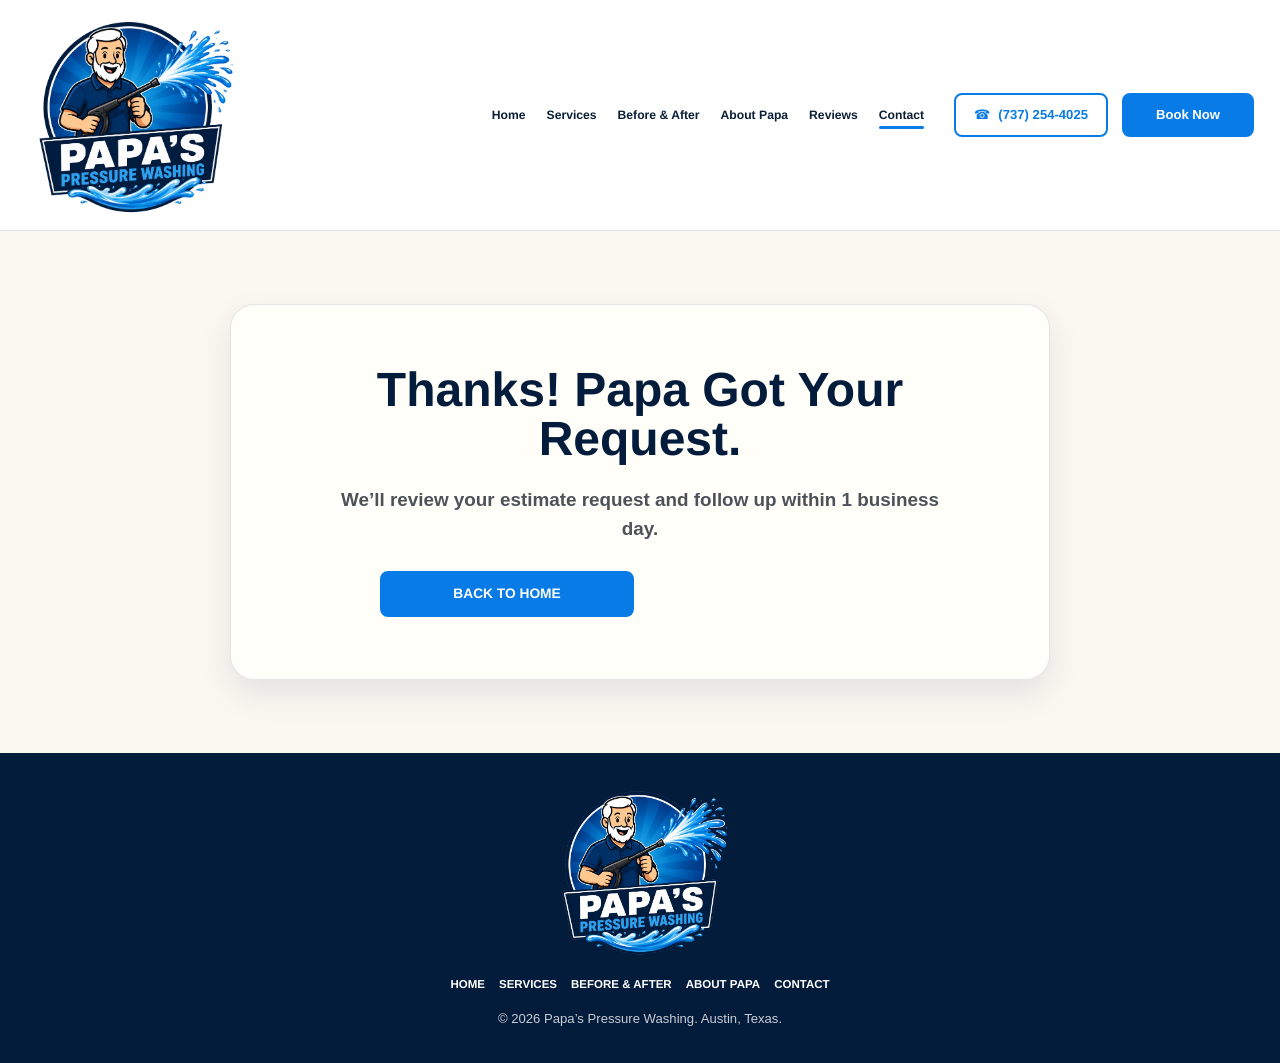
<file: thank-you.html>
<!doctype html>
<html lang="en">
<head>
  <meta charset="utf-8" />
  <meta name="viewport" content="width=device-width, initial-scale=1" />
  <title>Thanks | Papa's Pressure Washing Austin</title>
  <meta name="description" content="Thanks for requesting an estimate from Papa's Pressure Washing. We'll follow up within 1 business day." />
  <link rel="stylesheet" href="styles.css" />
</head>
<body class="thank-you-page">
  <a class="skip-link" href="#main">Skip to content</a>

  <header class="site-header" id="top">
    <a class="brand" href="index.html#top" aria-label="Papa's Pressure Washing home">
      <img src="assets/logo-high-res.png" alt="Papa's Pressure Washing logo" />
    </a>

    <nav class="main-nav" aria-label="Main navigation">
      <a href="index.html#top">Home</a>
      <a href="services.html">Services</a>
      <a href="index.html#before-after">Before &amp; After</a>
      <a href="index.html#why-papa">About Papa</a>
      <a href="index.html#why-papa">Reviews</a>
      <a href="contact.html" aria-current="page">Contact</a>
    </nav>

    <div class="header-actions" aria-label="Contact actions">
      <a class="phone-pill" href="tel:7372544025" data-phone-link>
        <span aria-hidden="true">☎</span>
        <span>(737) 254-4025</span>
      </a>
      <a class="btn btn-primary" href="contact.html#estimate-form">
        <span>Book Now</span>
      </a>
    </div>

    <button class="menu-toggle" type="button" aria-label="Open mobile menu" aria-controls="mobile-menu" aria-expanded="false" data-menu-toggle>
      <span aria-hidden="true"></span>
      <span aria-hidden="true"></span>
      <span aria-hidden="true"></span>
    </button>

    <div class="mobile-menu-backdrop" data-menu-backdrop hidden></div>
    <aside class="mobile-menu" id="mobile-menu" aria-label="Mobile navigation" hidden>
      <div class="mobile-menu-header">
        <img src="assets/logo-high-res.png" alt="Papa's Pressure Washing logo" />
        <button class="menu-close" type="button" aria-label="Close mobile menu" data-menu-close>
          <span aria-hidden="true">×</span>
        </button>
      </div>
      <nav class="mobile-menu-nav" aria-label="Mobile main navigation">
        <a href="index.html#top">Home</a>
        <a href="services.html">Services</a>
        <a href="index.html#before-after">Before &amp; After</a>
        <a href="index.html#why-papa">About Papa</a>
        <a href="index.html#why-papa">Reviews</a>
        <a href="contact.html" aria-current="page">Contact</a>
      </nav>
      <div class="mobile-menu-actions">
        <a class="btn btn-primary" href="contact.html#estimate-form">Schedule Your Cleaning</a>
        <a class="btn btn-secondary" href="tel:7372544025" data-phone-link>Call Papa Now</a>
      </div>
    </aside>
  </header>

  <main id="main">
    <section class="thank-you-section section">
      <div class="thanks-card">
        <h1>Thanks! Papa Got Your Request.</h1>
        <p>We’ll review your estimate request and follow up within 1 business day.</p>
        <div class="thanks-actions">
          <a class="btn btn-primary" href="index.html#top">Back to Home</a>
        </div>
      </div>
    </section>
  </main>

  <footer class="site-footer">
    <a class="footer-brand" href="index.html#top" aria-label="Papa's Pressure Washing home">
      <img src="assets/logo-high-res.png" alt="Papa's Pressure Washing logo" />
    </a>
    <nav aria-label="Footer navigation">
      <a href="index.html#top">Home</a>
      <a href="services.html">Services</a>
      <a href="index.html#before-after">Before &amp; After</a>
      <a href="index.html#why-papa">About Papa</a>
      <a href="contact.html">Contact</a>
    </nav>
    <p>© <span id="year"></span> Papa’s Pressure Washing. Austin, Texas.</p>
  </footer>

  <div class="mobile-cta" aria-label="Quick contact actions">
    <a href="tel:7372544025" data-phone-link>
      <span aria-hidden="true">☎</span>
      <span>Call Papa</span>
    </a>
    <a href="contact.html#estimate-form">
      <span>Schedule Now</span>
    </a>
  </div>

  <script src="script.js"></script>
</body>
</html>
</file>
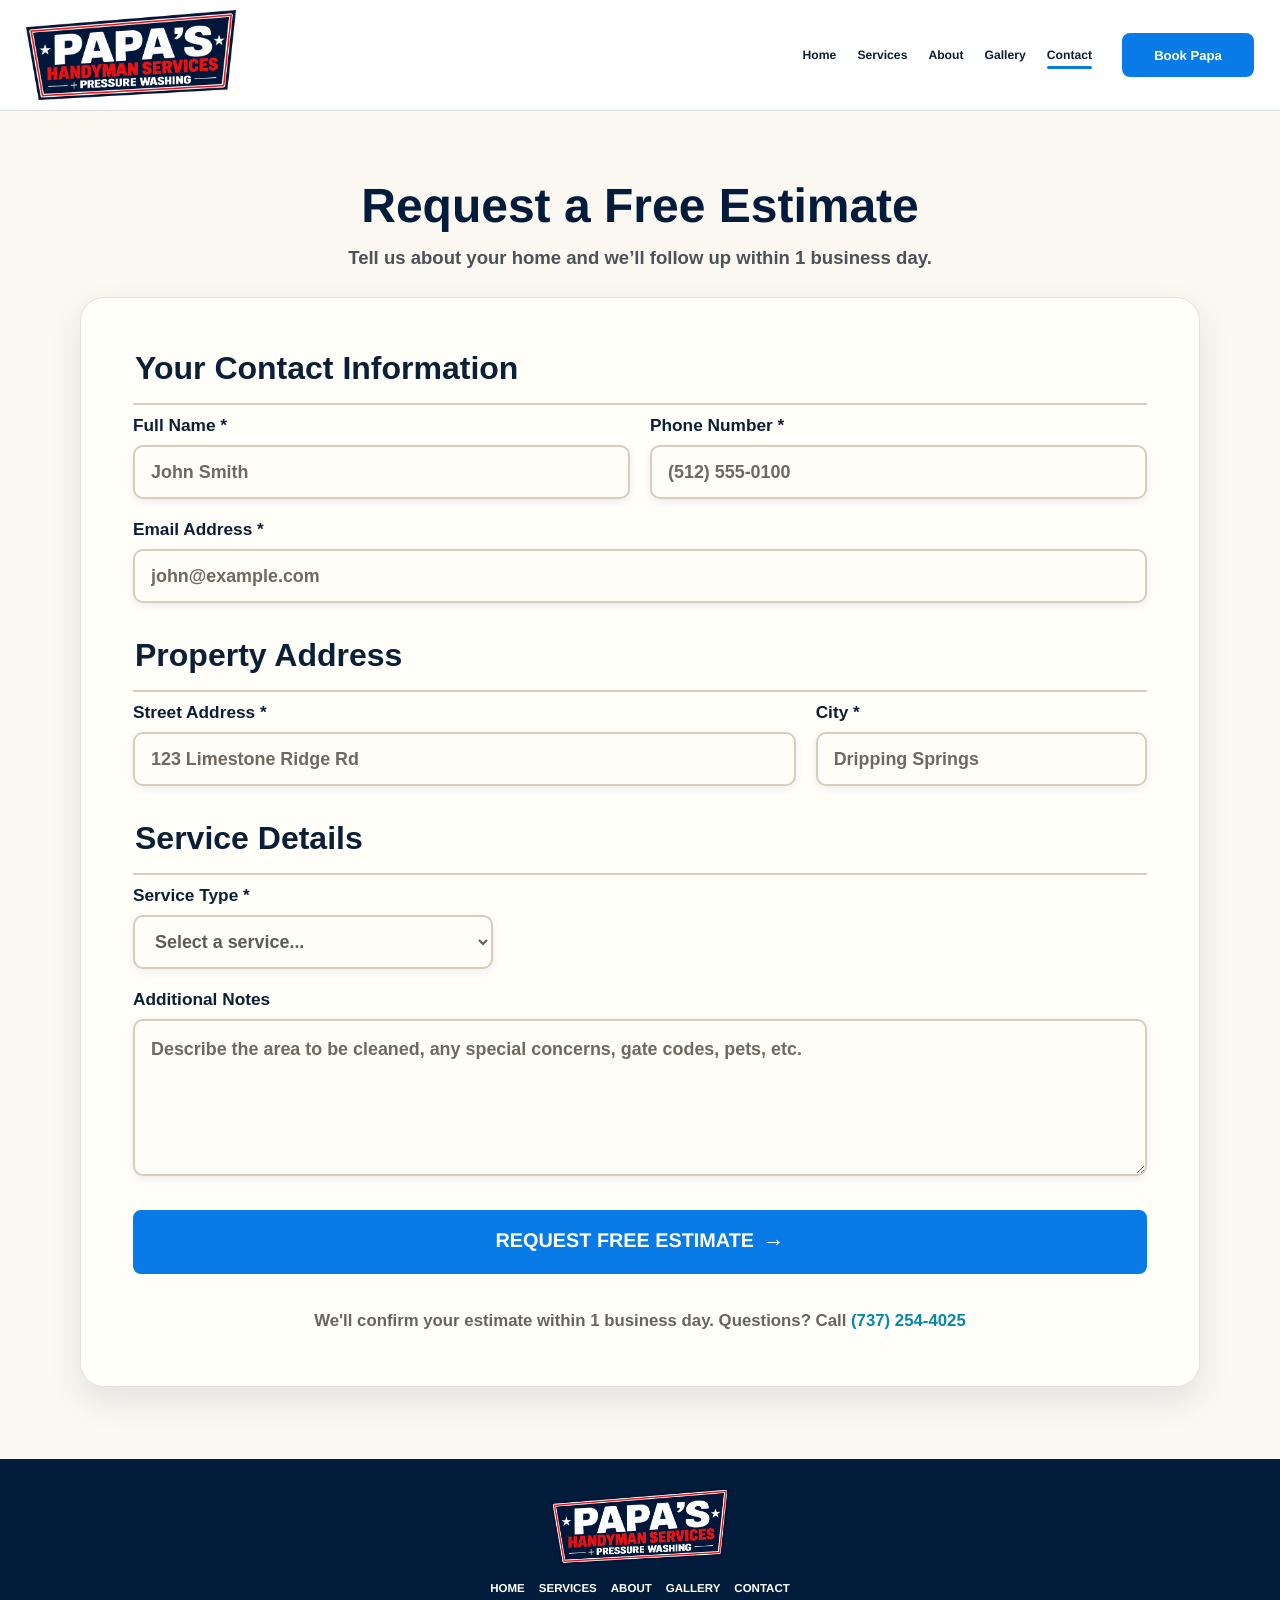
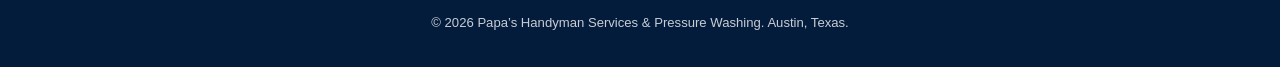
<file: papas_site/contact.html>
<!doctype html>
<html lang="en">
<head>
  <meta charset="utf-8" />
  <meta name="viewport" content="width=device-width, initial-scale=1" />
  <title>Request a Free Estimate | Papa's Pressure Washing Austin</title>
  <meta name="description" content="Request a free estimate from Papa's Pressure Washing for Austin driveway cleaning, house washing, patios, sidewalks, and exterior cleaning." />
  <link rel="stylesheet" href="styles.css" />
</head>
<body class="contact-page">
  <a class="skip-link" href="#main">Skip to content</a>

  <header class="site-header" id="top">
    <a class="brand" href="index.html#top" aria-label="Papa's Handyman Services home">
      <img src="assets/papa-logo.png" alt="Papa's Handyman Services and Pressure Washing logo" />
    </a>

    <nav class="main-nav" aria-label="Main navigation">
      <a href="index.html#top">Home</a>
      <a href="services.html">Services</a>
      <a href="index.html#why-papa">About</a>
      <a href="index.html#before-after">Gallery</a>
      <a href="contact.html" aria-current="page">Contact</a>
    </nav>

    <div class="header-actions" aria-label="Contact actions">
      <a class="btn btn-primary" href="#estimate-form">
        <span>Book Papa</span>
      </a>
    </div>

    <button class="menu-toggle" type="button" aria-label="Open mobile menu" aria-controls="mobile-menu" aria-expanded="false" data-menu-toggle>
      <span aria-hidden="true"></span>
      <span aria-hidden="true"></span>
      <span aria-hidden="true"></span>
    </button>

    <div class="mobile-menu-backdrop" data-menu-backdrop hidden></div>
    <aside class="mobile-menu" id="mobile-menu" aria-label="Mobile navigation" hidden>
      <div class="mobile-menu-header">
        <img src="assets/papa-logo.png" alt="Papa's Handyman Services and Pressure Washing logo" />
        <button class="menu-close" type="button" aria-label="Close mobile menu" data-menu-close>
          <span aria-hidden="true">×</span>
        </button>
      </div>
      <nav class="mobile-menu-nav" aria-label="Mobile main navigation">
        <a href="index.html#top">Home</a>
        <a href="services.html">Services</a>
        <a href="index.html#why-papa">About</a>
        <a href="index.html#before-after">Gallery</a>
        <a href="contact.html" aria-current="page">Contact</a>
      </nav>
      <div class="mobile-menu-actions">
        <a class="btn btn-primary" href="#estimate-form">Book Papa</a>
        <a class="btn btn-secondary" href="tel:7372544025" data-phone-link>Call Papa Now</a>
      </div>
    </aside>
  </header>

  <main id="main">
    <section class="contact-section section">
      <div class="contact-intro">
        <h1>Request a Free Estimate</h1>
        <p>Tell us about your home and we’ll follow up within 1 business day.</p>
      </div>

      <div class="estimate-card" id="estimate-form">
        <form name="contact" method="POST" action="/thank-you.html" data-netlify="true" netlify-honeypot="bot-field">
          <input type="hidden" name="form-name" value="contact">
          <p class="hidden">
            <label>Don’t fill this out: <input name="bot-field"></label>
          </p>

          <fieldset>
            <legend>Your Contact Information</legend>
            <div class="form-grid form-grid-two">
              <label>
                <span>Full Name *</span>
                <input type="text" name="full-name" autocomplete="name" placeholder="John Smith" required />
              </label>
              <label>
                <span>Phone Number *</span>
                <input type="tel" name="phone" autocomplete="tel" placeholder="(512) 555-0100" required />
              </label>
            </div>
            <label>
              <span>Email Address *</span>
              <input type="email" name="email" autocomplete="email" placeholder="john@example.com" required />
            </label>
          </fieldset>

          <fieldset>
            <legend>Property Address</legend>
            <div class="form-grid form-grid-address">
              <label>
                <span>Street Address *</span>
                <input type="text" name="street-address" autocomplete="street-address" placeholder="123 Limestone Ridge Rd" required />
              </label>
              <label>
                <span>City *</span>
                <input type="text" name="city" autocomplete="address-level2" placeholder="Dripping Springs" required />
              </label>
            </div>
          </fieldset>

          <fieldset>
            <legend>Service Details</legend>
            <label class="service-select-label">
              <span>Service Type *</span>
              <select name="service-type" required>
                <option value="" selected disabled>Select a service...</option>
                <option value="Driveway & Concrete Cleaning">Driveway &amp; Concrete Cleaning</option>
                <option value="House Washing">House Washing</option>
                <option value="Deck & Patio Cleaning">Deck &amp; Patio Cleaning</option>
                <option value="Sidewalk Cleaning">Sidewalk Cleaning</option>
                <option value="Other">Other</option>
              </select>
            </label>

            <label>
              <span>Additional Notes</span>
              <textarea name="notes" rows="5" placeholder="Describe the area to be cleaned, any special concerns, gate codes, pets, etc."></textarea>
            </label>
          </fieldset>

          <button type="submit">Request Free Estimate</button>
          <p class="estimate-footnote">We'll confirm your estimate within 1 business day. Questions? Call <a href="tel:7372544025" data-phone-link>(737) 254-4025</a></p>
        </form>
      </div>
    </section>
  </main>

  <footer class="site-footer">
    <a class="footer-brand" href="index.html#top" aria-label="Papa's Handyman Services home">
      <img src="assets/papa-logo.png" alt="Papa's Handyman Services and Pressure Washing logo" />
    </a>
    <nav aria-label="Footer navigation">
      <a href="index.html#top">Home</a>
      <a href="services.html">Services</a>
      <a href="index.html#why-papa">About</a>
      <a href="index.html#before-after">Gallery</a>
      <a href="contact.html">Contact</a>
    </nav>
    <p>© <span id="year"></span> Papa’s Handyman Services &amp; Pressure Washing. Austin, Texas.</p>
  </footer>

  <div class="mobile-cta" aria-label="Quick contact actions">
    <a href="tel:7372544025" data-phone-link>
      <span aria-hidden="true">☎</span>
      <span>Call Papa</span>
    </a>
    <a href="#estimate-form">
      <span>Schedule Now</span>
    </a>
  </div>

  <script src="script.js"></script>
</body>
</html>
</file>
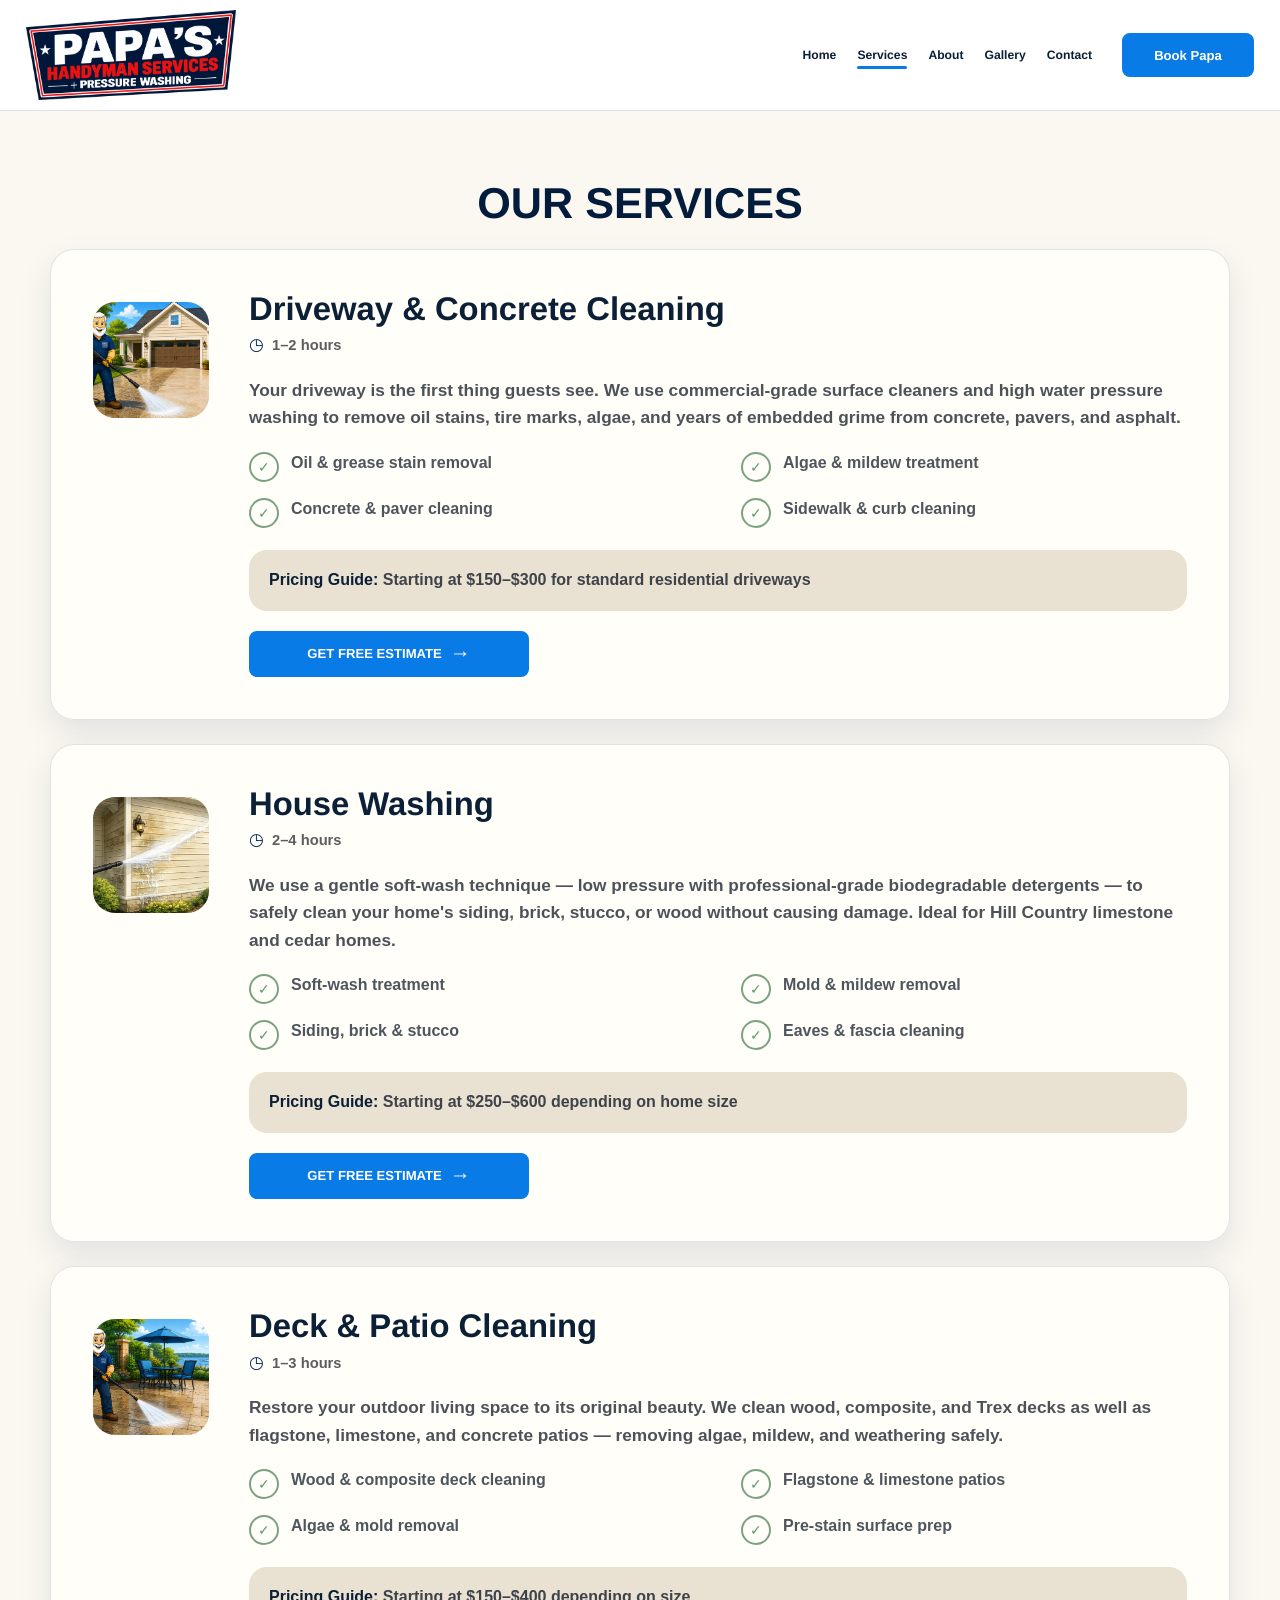
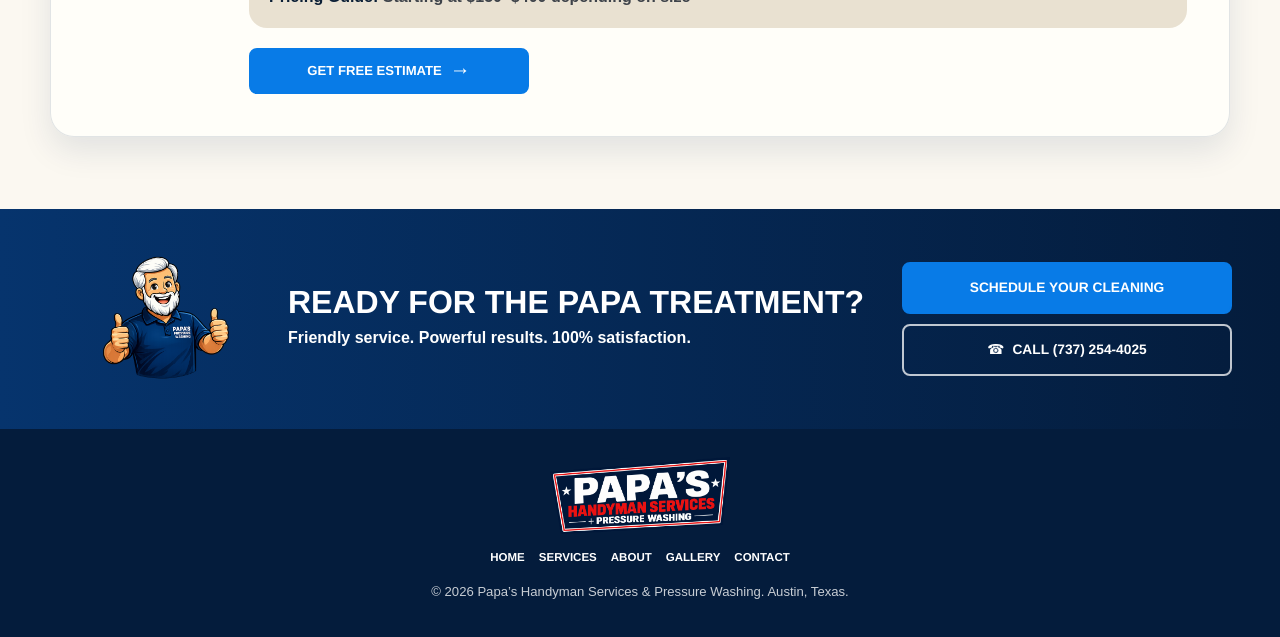
<file: papas_site/services.html>
<!doctype html>
<html lang="en">
<head>
  <meta charset="utf-8" />
  <meta name="viewport" content="width=device-width, initial-scale=1" />
  <title>Pressure Washing Services | Papa's Pressure Washing Austin</title>
  <meta name="description" content="Explore Papa's Pressure Washing services for Austin homes, including driveway cleaning, house washing, deck and patio cleaning, and sidewalk cleaning." />
  <link rel="stylesheet" href="styles.css" />
</head>
<body class="services-page">
  <a class="skip-link" href="#main">Skip to content</a>

  <header class="site-header" id="top">
    <a class="brand" href="index.html#top" aria-label="Papa's Handyman Services home">
      <img src="assets/papa-logo.png" alt="Papa's Handyman Services and Pressure Washing logo" />
    </a>

    <nav class="main-nav" aria-label="Main navigation">
      <a href="index.html#top">Home</a>
      <a href="services.html" aria-current="page">Services</a>
      <a href="index.html#why-papa">About</a>
      <a href="index.html#before-after">Gallery</a>
      <a href="contact.html">Contact</a>
    </nav>

    <div class="header-actions" aria-label="Contact actions">
      <a class="btn btn-primary" href="contact.html">
        <span>Book Papa</span>
      </a>
    </div>

    <button class="menu-toggle" type="button" aria-label="Open mobile menu" aria-controls="mobile-menu" aria-expanded="false" data-menu-toggle>
      <span aria-hidden="true"></span>
      <span aria-hidden="true"></span>
      <span aria-hidden="true"></span>
    </button>

    <div class="mobile-menu-backdrop" data-menu-backdrop hidden></div>
    <aside class="mobile-menu" id="mobile-menu" aria-label="Mobile navigation" hidden>
      <div class="mobile-menu-header">
        <img src="assets/papa-logo.png" alt="Papa's Handyman Services and Pressure Washing logo" />
        <button class="menu-close" type="button" aria-label="Close mobile menu" data-menu-close>
          <span aria-hidden="true">×</span>
        </button>
      </div>
      <nav class="mobile-menu-nav" aria-label="Mobile main navigation">
        <a href="index.html#top">Home</a>
        <a href="services.html">Services</a>
        <a href="index.html#why-papa">About</a>
        <a href="index.html#before-after">Gallery</a>
        <a href="contact.html">Contact</a>
      </nav>
      <div class="mobile-menu-actions">
        <a class="btn btn-primary" href="contact.html">Book Papa</a>
        <a class="btn btn-secondary" href="tel:7372544025" data-phone-link>Call Papa Now</a>
      </div>
    </aside>
  </header>

  <main id="main">
    <section class="service-details section" aria-labelledby="service-details-title">
      <div class="section-heading">
        <h1 id="service-details-title">Our Services</h1>
      </div>

      <div class="service-detail-list">
        <article class="service-detail-card" id="driveway-concrete-cleaning">
          <div class="service-detail-media">
            <img src="assets/services/driveway-cleaning.png" alt="Papa pressure washing a driveway" loading="lazy" decoding="async" />
          </div>
          <div class="service-detail-body">
            <header class="service-detail-header">
              <h3>Driveway &amp; Concrete Cleaning</h3>
              <p class="service-time">1–2 hours</p>
            </header>
            <p class="service-description">Your driveway is the first thing guests see. We use commercial-grade surface cleaners and high water pressure washing to remove oil stains, tire marks, algae, and years of embedded grime from concrete, pavers, and asphalt.</p>
            <ul class="service-checklist" aria-label="Driveway and concrete cleaning includes">
              <li>Oil &amp; grease stain removal</li>
              <li>Algae &amp; mildew treatment</li>
              <li>Concrete &amp; paver cleaning</li>
              <li>Sidewalk &amp; curb cleaning</li>
            </ul>
            <p class="pricing-guide"><strong>Pricing Guide:</strong> Starting at $150–$300 for standard residential driveways</p>
            <a class="btn btn-primary service-book-button" href="contact.html#estimate-form">Get Free Estimate</a>
          </div>
        </article>

        <article class="service-detail-card" id="house-washing">
          <div class="service-detail-media">
            <img src="assets/services/house-washing.png" alt="Pressure washing house siding" loading="lazy" decoding="async" />
          </div>
          <div class="service-detail-body">
            <header class="service-detail-header">
              <h3>House Washing</h3>
              <p class="service-time">2–4 hours</p>
            </header>
            <p class="service-description">We use a gentle soft-wash technique — low pressure with professional-grade biodegradable detergents — to safely clean your home's siding, brick, stucco, or wood without causing damage. Ideal for Hill Country limestone and cedar homes.</p>
            <ul class="service-checklist" aria-label="House washing includes">
              <li>Soft-wash treatment</li>
              <li>Mold &amp; mildew removal</li>
              <li>Siding, brick &amp; stucco</li>
              <li>Eaves &amp; fascia cleaning</li>
            </ul>
            <p class="pricing-guide"><strong>Pricing Guide:</strong> Starting at $250–$600 depending on home size</p>
            <a class="btn btn-primary service-book-button" href="contact.html#estimate-form">Get Free Estimate</a>
          </div>
        </article>

        <article class="service-detail-card" id="deck-patio-cleaning">
          <div class="service-detail-media">
            <img src="assets/services/patio-cleaning.png" alt="Papa pressure washing a patio" loading="lazy" decoding="async" />
          </div>
          <div class="service-detail-body">
            <header class="service-detail-header">
              <h3>Deck &amp; Patio Cleaning</h3>
              <p class="service-time">1–3 hours</p>
            </header>
            <p class="service-description">Restore your outdoor living space to its original beauty. We clean wood, composite, and Trex decks as well as flagstone, limestone, and concrete patios — removing algae, mildew, and weathering safely.</p>
            <ul class="service-checklist" aria-label="Deck and patio cleaning includes">
              <li>Wood &amp; composite deck cleaning</li>
              <li>Flagstone &amp; limestone patios</li>
              <li>Algae &amp; mold removal</li>
              <li>Pre-stain surface prep</li>
            </ul>
            <p class="pricing-guide"><strong>Pricing Guide:</strong> Starting at $150–$400 depending on size</p>
            <a class="btn btn-primary service-book-button" href="contact.html#estimate-form">Get Free Estimate</a>
          </div>
        </article>
      </div>
    </section>

    <section class="final-cta" id="booking">
      <div class="final-cta-art">
        <img src="assets/papatreatment.png" alt="" aria-hidden="true" />
      </div>
      <div>
        <h2>Ready For The Papa Treatment?</h2>
        <p>Friendly service. Powerful results. 100% satisfaction.</p>
      </div>
      <div class="final-actions">
        <a class="btn btn-primary btn-large" href="#booking" data-jobber-link>
          <span>Schedule Your Cleaning</span>
        </a>
        <a class="btn btn-secondary-dark btn-large" href="tel:7372544025" data-phone-link>
          <span aria-hidden="true">☎</span>
          <span>Call (737) 254-4025</span>
        </a>
      </div>
    </section>
  </main>

  <footer class="site-footer">
    <a class="footer-brand" href="index.html#top" aria-label="Papa's Handyman Services home">
      <img src="assets/papa-logo.png" alt="Papa's Handyman Services and Pressure Washing logo" />
    </a>
    <nav aria-label="Footer navigation">
      <a href="index.html#top">Home</a>
      <a href="services.html">Services</a>
      <a href="index.html#why-papa">About</a>
      <a href="index.html#before-after">Gallery</a>
      <a href="contact.html">Contact</a>
    </nav>
    <p>© <span id="year"></span> Papa’s Handyman Services &amp; Pressure Washing. Austin, Texas.</p>
  </footer>

  <div class="mobile-cta" aria-label="Quick contact actions">
    <a href="tel:7372544025" data-phone-link>
      <span aria-hidden="true">☎</span>
      <span>Call Papa</span>
    </a>
    <a href="#booking" data-jobber-link>
      <span>Schedule Now</span>
    </a>
  </div>

  <script src="script.js"></script>
</body>
</html>
</file>
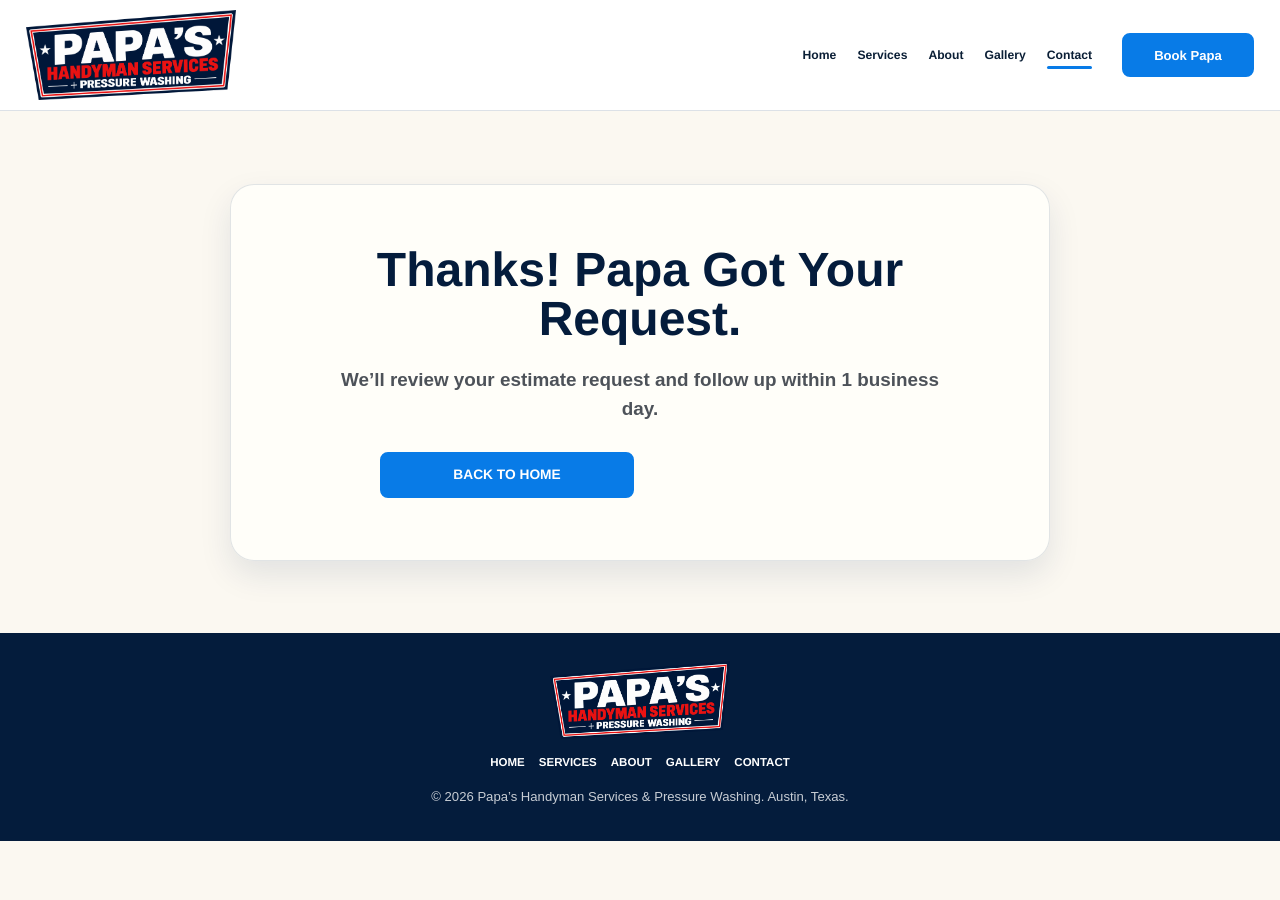
<file: papas_site/thank-you.html>
<!doctype html>
<html lang="en">
<head>
  <meta charset="utf-8" />
  <meta name="viewport" content="width=device-width, initial-scale=1" />
  <title>Thanks | Papa's Pressure Washing Austin</title>
  <meta name="description" content="Thanks for requesting an estimate from Papa's Pressure Washing. We'll follow up within 1 business day." />
  <link rel="stylesheet" href="styles.css" />
</head>
<body class="thank-you-page">
  <a class="skip-link" href="#main">Skip to content</a>

  <header class="site-header" id="top">
    <a class="brand" href="index.html#top" aria-label="Papa's Handyman Services home">
      <img src="assets/papa-logo.png" alt="Papa's Handyman Services and Pressure Washing logo" />
    </a>

    <nav class="main-nav" aria-label="Main navigation">
      <a href="index.html#top">Home</a>
      <a href="services.html">Services</a>
      <a href="index.html#why-papa">About</a>
      <a href="index.html#before-after">Gallery</a>
      <a href="contact.html" aria-current="page">Contact</a>
    </nav>

    <div class="header-actions" aria-label="Contact actions">
      <a class="btn btn-primary" href="contact.html#estimate-form">
        <span>Book Papa</span>
      </a>
    </div>

    <button class="menu-toggle" type="button" aria-label="Open mobile menu" aria-controls="mobile-menu" aria-expanded="false" data-menu-toggle>
      <span aria-hidden="true"></span>
      <span aria-hidden="true"></span>
      <span aria-hidden="true"></span>
    </button>

    <div class="mobile-menu-backdrop" data-menu-backdrop hidden></div>
    <aside class="mobile-menu" id="mobile-menu" aria-label="Mobile navigation" hidden>
      <div class="mobile-menu-header">
        <img src="assets/papa-logo.png" alt="Papa's Handyman Services and Pressure Washing logo" />
        <button class="menu-close" type="button" aria-label="Close mobile menu" data-menu-close>
          <span aria-hidden="true">×</span>
        </button>
      </div>
      <nav class="mobile-menu-nav" aria-label="Mobile main navigation">
        <a href="index.html#top">Home</a>
        <a href="services.html">Services</a>
        <a href="index.html#why-papa">About</a>
        <a href="index.html#before-after">Gallery</a>
        <a href="contact.html" aria-current="page">Contact</a>
      </nav>
      <div class="mobile-menu-actions">
        <a class="btn btn-primary" href="contact.html#estimate-form">Book Papa</a>
        <a class="btn btn-secondary" href="tel:7372544025" data-phone-link>Call Papa Now</a>
      </div>
    </aside>
  </header>

  <main id="main">
    <section class="thank-you-section section">
      <div class="thanks-card">
        <h1>Thanks! Papa Got Your Request.</h1>
        <p>We’ll review your estimate request and follow up within 1 business day.</p>
        <div class="thanks-actions">
          <a class="btn btn-primary" href="index.html#top">Back to Home</a>
        </div>
      </div>
    </section>
  </main>

  <footer class="site-footer">
    <a class="footer-brand" href="index.html#top" aria-label="Papa's Handyman Services home">
      <img src="assets/papa-logo.png" alt="Papa's Handyman Services and Pressure Washing logo" />
    </a>
    <nav aria-label="Footer navigation">
      <a href="index.html#top">Home</a>
      <a href="services.html">Services</a>
      <a href="index.html#why-papa">About</a>
      <a href="index.html#before-after">Gallery</a>
      <a href="contact.html">Contact</a>
    </nav>
    <p>© <span id="year"></span> Papa’s Handyman Services &amp; Pressure Washing. Austin, Texas.</p>
  </footer>

  <div class="mobile-cta" aria-label="Quick contact actions">
    <a href="tel:7372544025" data-phone-link>
      <span aria-hidden="true">☎</span>
      <span>Call Papa</span>
    </a>
    <a href="contact.html#estimate-form">
      <span>Schedule Now</span>
    </a>
  </div>

  <script src="script.js"></script>
</body>
</html>
</file>
<file: styles.css>
:root {
  --navy: #082a57;
  --navy-deep: #041c3c;
  --blue: #087be7;
  --blue-dark: #0564c2;
  --sky: #e7f7ff;
  --sky-strong: #cfefff;
  --yellow: #ffd45d;
  --green: #78b95d;
  --cream: #fff7e8;
  --ink: #0b1f36;
  --muted: #52667d;
  --white: #ffffff;
  --line: rgba(8, 42, 87, 0.14);
  --shadow: 0 18px 44px rgba(8, 42, 87, 0.16);
  --shadow-soft: 0 12px 26px rgba(8, 42, 87, 0.1);
  --radius: 8px;
}

* {
  box-sizing: border-box;
}

html {
  scroll-behavior: smooth;
  scroll-padding-top: 94px;
  text-rendering: optimizeLegibility;
  -webkit-text-size-adjust: 100%;
}

body {
  margin: 0;
  padding-bottom: 76px;
  color: var(--ink);
  background: var(--white);
  font-family: "Avenir Next", "Trebuchet MS", Arial, sans-serif;
  font-synthesis-weight: none;
  letter-spacing: 0;
  -webkit-font-smoothing: antialiased;
  -moz-osx-font-smoothing: grayscale;
}

img {
  display: block;
  max-width: 100%;
}

a {
  color: inherit;
}

p {
  margin: 0;
  line-height: 1.55;
}

h1,
h2,
h3 {
  margin: 0;
  color: var(--navy);
  font-family: "Avenir Next", "Trebuchet MS", Arial, sans-serif;
  font-weight: 900;
  letter-spacing: 0;
  text-rendering: geometricPrecision;
}

h1,
h2 {
  text-transform: uppercase;
}

h1 {
  max-width: 760px;
  font-family: "Avenir Next Condensed", "Arial Narrow", "Arial Black", sans-serif;
  font-size: 3.05rem;
  line-height: 0.95;
  color: var(--navy-deep);
}

h1 > span {
  display: block;
  white-space: nowrap;
}

.headline-blue {
  color: var(--blue);
  font-size: 0.9em;
}

h2 {
  font-size: 2.4rem;
  line-height: 1;
}

h3 {
  font-size: 1.08rem;
  line-height: 1.1;
}

.skip-link {
  position: absolute;
  left: 12px;
  top: 12px;
  z-index: 200;
  transform: translateY(-160%);
  padding: 10px 12px;
  border-radius: var(--radius);
  color: var(--white);
  background: var(--navy);
  font-weight: 900;
}

.skip-link:focus {
  transform: translateY(0);
}

.site-header {
  position: relative;
  z-index: 200;
  display: flex;
  align-items: center;
  justify-content: space-between;
  min-height: 76px;
  padding: 8px 16px;
  border-bottom: 1px solid var(--line);
  background: rgba(255, 255, 255, 0.94);
  backdrop-filter: blur(16px);
}

.brand {
  display: inline-flex;
  align-items: center;
  flex: 0 0 auto;
  text-decoration: none;
}

.brand img {
  width: auto;
  height: auto;
  max-width: 128px;
  background: transparent;
  object-fit: contain;
}

.main-nav,
.header-actions {
  display: none;
}

.main-nav {
  align-items: center;
  gap: 20px;
  font-size: 0.8rem;
  font-weight: 900;
  text-rendering: geometricPrecision;
}

.main-nav a {
  position: relative;
  text-decoration: none;
}

.main-nav a::after {
  position: absolute;
  right: 0;
  bottom: -7px;
  left: 0;
  height: 3px;
  border-radius: 99px;
  background: var(--blue);
  content: "";
  opacity: 0;
  transform: translateY(4px);
  transition: opacity 160ms ease, transform 160ms ease;
}

.main-nav a:hover::after,
.main-nav a:focus-visible::after,
.main-nav a[aria-current="page"]::after {
  opacity: 1;
  transform: translateY(0);
}

.btn,
.phone-pill {
  display: inline-flex;
  align-items: center;
  justify-content: center;
  gap: 8px;
  min-height: 46px;
  border: 2px solid var(--blue);
  border-radius: var(--radius);
  font-size: 0.86rem;
  font-weight: 900;
  line-height: 1;
  text-align: center;
  text-decoration: none;
  text-transform: uppercase;
  white-space: nowrap;
  -webkit-font-smoothing: antialiased;
  -moz-osx-font-smoothing: grayscale;
  text-rendering: geometricPrecision;
  transition: transform 160ms ease, box-shadow 160ms ease, background 160ms ease;
}

.btn {
  padding: 13px 18px;
}

.btn:hover,
.btn:focus-visible,
.phone-pill:hover,
.phone-pill:focus-visible {
  transform: translateY(-2px);
  box-shadow: var(--shadow-soft);
}

.btn-primary {
  color: var(--white);
  background: var(--blue);
}

.btn-primary:hover,
.btn-primary:focus-visible {
  background: var(--blue-dark);
}

.btn-secondary {
  color: var(--navy);
  background: var(--white);
}

.btn-secondary-dark {
  color: var(--white);
  border-color: rgba(255, 255, 255, 0.75);
  background: transparent;
}

.btn-outline {
  color: var(--blue);
  background: var(--white);
}

.btn-large {
  min-height: 52px;
  padding: 16px 20px;
}

.btn-small {
  min-height: 40px;
  padding: 12px 18px;
  font-size: 0.78rem;
}

.btn-call-stack {
  min-height: 58px;
}

.call-stack {
  display: grid;
  gap: 3px;
}

.call-number {
  color: var(--blue);
  font-size: 0.82em;
}

.phone-pill {
  min-height: 46px;
  padding: 12px 18px;
  color: var(--blue);
  background: var(--white);
}

.menu-toggle {
  display: inline-grid;
  place-items: center;
  gap: 6px;
  width: 44px;
  height: 44px;
  margin-left: auto;
  border: 0;
  border-radius: 0;
  color: var(--navy);
  background: transparent;
  cursor: pointer;
  box-shadow: none;
}

.menu-toggle span {
  display: block;
  width: 28px;
  height: 4px;
  border-radius: 99px;
  background: var(--navy);
}

.mobile-menu-backdrop {
  position: fixed;
  inset: 0;
  z-index: 180;
  background: rgba(4, 28, 60, 0.46);
  opacity: 0;
  pointer-events: none;
  transition: opacity 180ms ease;
}

.mobile-menu {
  position: fixed;
  top: 0;
  right: 0;
  z-index: 190;
  display: grid;
  grid-template-rows: auto 1fr auto;
  width: min(88vw, 380px);
  height: 100dvh;
  padding: 18px;
  border-left: 1px solid var(--line);
  background: linear-gradient(180deg, #ffffff 0, #f3fbff 100%);
  box-shadow: -18px 0 46px rgba(4, 28, 60, 0.22);
  transform: translateX(105%);
  transition: transform 220ms ease;
}

.mobile-menu[hidden],
.mobile-menu-backdrop[hidden] {
  display: none;
}

.mobile-menu-header {
  display: flex;
  align-items: flex-start;
  justify-content: space-between;
  gap: 16px;
  padding-bottom: 16px;
  border-bottom: 1px solid var(--line);
}

.mobile-menu-header img {
  width: auto;
  height: auto;
  max-width: 190px;
  object-fit: contain;
}

.menu-close {
  display: inline-grid;
  place-items: center;
  width: 42px;
  height: 42px;
  border: 2px solid var(--blue);
  border-radius: var(--radius);
  color: var(--navy);
  background: var(--white);
  cursor: pointer;
  font-size: 2rem;
  font-weight: 900;
  line-height: 1;
}

.mobile-menu-nav {
  display: grid;
  align-content: start;
  gap: 8px;
  padding: 20px 0;
}

.mobile-menu-nav a {
  padding: 14px 12px;
  border-radius: var(--radius);
  color: var(--navy-deep);
  font-size: 1.02rem;
  font-weight: 900;
  text-decoration: none;
  text-transform: uppercase;
}

.mobile-menu-nav a:hover,
.mobile-menu-nav a:focus-visible,
.mobile-menu-nav a[aria-current="page"] {
  color: var(--white);
  background: var(--blue);
}

.mobile-menu-actions {
  display: grid;
  gap: 10px;
  padding-top: 16px;
  border-top: 1px solid var(--line);
}

.mobile-menu-actions .btn {
  width: 100%;
  min-height: 50px;
}

body.mobile-menu-open {
  overflow: hidden;
}

body.mobile-menu-open .mobile-menu-backdrop {
  opacity: 1;
  pointer-events: auto;
}

body.mobile-menu-open .mobile-menu {
  transform: translateX(0);
}

.section {
  padding: 58px 18px;
}

.section-heading {
  max-width: 780px;
  margin: 0 auto 24px;
  text-align: center;
}

.eyebrow {
  margin-bottom: 6px;
  color: var(--blue);
  font-size: 0.98rem;
  font-weight: 900;
  text-transform: uppercase;
}

.section-intro {
  max-width: 610px;
  margin: -8px auto 26px;
  color: var(--ink);
  text-align: center;
}

.section-blue {
  position: relative;
  overflow: hidden;
  background:
    linear-gradient(180deg, var(--sky) 0, #f7fcff 54%, var(--white) 100%);
}

.section-blue::before {
  position: absolute;
  top: -50px;
  right: -4%;
  left: -4%;
  height: 110px;
  border-radius: 0 0 50% 50%;
  background: var(--sky);
  content: "";
}

.section-blue > * {
  position: relative;
  z-index: 1;
}

.hero {
  position: relative;
  display: grid;
  gap: 28px;
  overflow: hidden;
  padding-top: 22px;
  background: var(--white);
}

.hero::after {
  position: absolute;
  right: -6%;
  bottom: -56px;
  left: -6%;
  z-index: 2;
  height: 126px;
  border-radius: 50% 50% 0 0;
  background: var(--sky);
  content: "";
  pointer-events: none;
}

.hero-copy {
  position: relative;
  z-index: 3;
  max-width: 720px;
  margin: 0 auto;
  text-align: center;
}

.hero-subheadline {
  max-width: 680px;
  margin: 18px auto 0;
  color: #1a2e44;
  font-size: 1.07rem;
  font-weight: 700;
}

.hero-actions {
  display: grid;
  gap: 12px;
  max-width: 420px;
  margin: 22px auto 0;
}

.hero-actions .btn {
  width: 100%;
}

.hero-proof {
  display: grid;
  grid-template-columns: repeat(3, minmax(0, 1fr));
  gap: 8px;
  max-width: 480px;
  margin: 22px auto 0;
  background: transparent;
}

.proof-item {
  display: flex;
  flex-direction: column;
  align-items: center;
  justify-content: center;
  gap: 8px;
  min-height: 76px;
  color: var(--navy);
  font-size: 0.72rem;
  font-weight: 900;
  line-height: 1.15;
  text-align: center;
  text-rendering: geometricPrecision;
  background: transparent;
}

.proof-copy {
  display: grid;
  gap: 2px;
}

.proof-icon {
  flex: 0 0 auto;
  display: inline-flex;
  align-items: center;
  justify-content: center;
}

.proof-icon {
  width: 44px;
  height: 44px;
}

.proof-icon svg {
  display: block;
  width: 100%;
  height: 100%;
}

.proof-icon img {
  display: block;
  width: 100%;
  height: 100%;
  object-fit: contain;
}

.proof-handshake {
  width: 50px;
  height: 34px;
}

.proof-shield path:first-child {
  fill: var(--navy-deep);
}

.proof-shield path:nth-child(2) {
  fill: var(--blue);
  stroke: var(--white);
  stroke-width: 1.6;
}

.proof-shield path:nth-child(3) {
  fill: none;
  stroke: var(--white);
  stroke-linecap: round;
  stroke-linejoin: round;
  stroke-width: 4.2;
}

.proof-family circle:nth-of-type(1) {
  fill: var(--blue);
}

.proof-family path:nth-of-type(1) {
  fill: var(--navy);
}

.proof-family circle:nth-of-type(2) {
  fill: var(--blue);
}

.proof-family path:nth-of-type(2) {
  fill: var(--navy-deep);
}

.proof-family circle:nth-of-type(3) {
  fill: var(--white);
  stroke: var(--navy);
  stroke-width: 3;
}

.hero-visual {
  position: relative;
  z-index: 1;
  min-height: 0;
  max-width: 720px;
  margin: 0 auto;
  width: 100%;
  overflow: hidden;
  border-radius: var(--radius);
  aspect-ratio: 4 / 5;
  background: var(--sky);
}

.hero-background,
.hero-papa {
  position: absolute;
  display: block;
}

.hero-background {
  inset: 0;
  width: 100%;
  height: 100%;
  object-fit: cover;
  object-position: 55% center;
}

.hero-visual::after {
  position: absolute;
  inset: 0;
  z-index: 1;
  background: linear-gradient(90deg, rgba(255, 255, 255, 0.68) 0, rgba(255, 255, 255, 0.08) 42%, rgba(255, 255, 255, 0) 70%);
  content: "";
}

.hero-papa {
  right: 2%;
  bottom: -1%;
  z-index: 2;
  width: 90%;
  height: auto;
  max-height: 94%;
  object-fit: contain;
  object-position: right bottom;
  filter: drop-shadow(0 16px 16px rgba(4, 28, 60, 0.18));
}

.compare-card,
.split-visual {
  position: relative;
  overflow: hidden;
  border: 7px solid var(--white);
  border-radius: var(--radius);
  background: var(--sky);
  box-shadow: var(--shadow);
  isolation: isolate;
}

.compare-before,
.compare-after,
.compare-after img {
  position: absolute;
  inset: 0;
  width: 100%;
  height: 100%;
  object-fit: cover;
}

.compare-before {
  z-index: 1;
}

.compare-after {
  z-index: 2;
  clip-path: inset(0 0 0 var(--split));
}

.compare-label {
  position: absolute;
  top: 12px;
  z-index: 5;
  padding: 7px 10px;
  border-radius: 6px;
  color: var(--white);
  background: rgba(8, 42, 87, 0.9);
  font-size: 0.68rem;
  font-weight: 900;
  text-transform: uppercase;
}

.compare-label-before {
  left: 12px;
}

.compare-label-after {
  right: 12px;
  background: var(--blue);
}

.compare-divider {
  position: absolute;
  top: 0;
  bottom: 0;
  left: var(--split);
  z-index: 4;
  width: 3px;
  background: var(--white);
  transform: translateX(-50%);
}

.compare-divider span {
  position: absolute;
  top: 50%;
  left: 50%;
  display: grid;
  place-items: center;
  width: 42px;
  height: 42px;
  border-radius: 50%;
  color: var(--navy);
  background: var(--white);
  box-shadow: 0 8px 20px rgba(8, 42, 87, 0.22);
  font-size: 1.05rem;
  font-weight: 900;
  transform: translate(-50%, -50%);
}

.compare-control {
  position: absolute;
  inset: 0;
  z-index: 8;
  width: 100%;
  height: 100%;
  margin: 0;
  cursor: ew-resize;
  opacity: 0;
}

.split-heading h2 {
  position: relative;
  display: inline-block;
}

.split-heading h2::before,
.split-heading h2::after {
  position: absolute;
  top: 0.15em;
  color: var(--yellow);
  content: "✦";
  font-size: 1.25rem;
}

.split-heading h2::before {
  left: -28px;
}

.split-heading h2::after {
  right: -28px;
}

.trust-grid,
.service-grid,
.steps {
  display: grid;
  gap: 16px;
}

.trust-card,
.service-card,
.step-card {
  border: 1px solid rgba(8, 42, 87, 0.08);
  border-radius: var(--radius);
  background: var(--white);
  box-shadow: var(--shadow-soft);
}

.before-after-grid {
  display: grid;
  grid-template-columns: 1fr;
  gap: clamp(18px, 2.4vw, 28px);
  width: min(100%, 1280px);
  margin: 30px auto 0;
}

.before-after-card {
  overflow: hidden;
  border-radius: 24px;
  background: var(--white);
  box-shadow: var(--shadow-soft);
  transition: all 0.25s ease;
}

.before-after-card:hover,
.before-after-card:focus-within {
  transform: translateY(-4px);
  box-shadow: var(--shadow);
}

.before-after-card img {
  display: block;
  width: 100%;
  height: auto;
  object-fit: contain;
  image-rendering: auto;
  backface-visibility: hidden;
  transform: translateZ(0);
}

.split-visual {
  aspect-ratio: 4 / 5;
  border-width: 5px;
  box-shadow: none;
}

.trust {
  background: var(--white);
}

.trust-grid {
  max-width: 1110px;
  margin: 0 auto;
}

.trust-card {
  display: grid;
  gap: 10px;
  justify-items: center;
  min-height: 205px;
  padding: 24px 18px;
  text-align: center;
  transition: transform 180ms ease, box-shadow 180ms ease;
}

.trust-card:hover,
.trust-card:focus-within {
  transform: translateY(-4px);
  box-shadow: var(--shadow);
}

.trust-card p {
  max-width: 260px;
  color: #1f3248;
  font-size: 0.95rem;
  font-weight: 700;
}

.trust-image {
  width: 100px;
  max-width: 100%;
  height: auto;
  object-fit: contain;
}

.services {
  padding-top: 76px;
  padding-bottom: 76px;
}

.services-heading {
  max-width: 1040px;
  margin-bottom: 34px;
}

.services-heading h2 {
  position: relative;
  display: inline-block;
}

.services-heading h2::after {
  position: absolute;
  right: 30%;
  bottom: -14px;
  width: 104px;
  height: 6px;
  border-radius: 999px;
  background: var(--blue);
  content: "";
  transform: rotate(-3deg);
}

.service-grid {
  max-width: 1280px;
  margin: 0 auto;
  gap: clamp(18px, 2.2vw, 28px);
}

.service-card {
  display: grid;
  grid-template-rows: auto 1fr;
  height: 100%;
  overflow: hidden;
  border-radius: 18px;
  transition: all 0.25s ease;
}

.service-card:hover,
.service-card:focus-within {
  transform: translateY(-6px);
  box-shadow: var(--shadow);
}

.service-card img {
  width: 100%;
  height: auto;
  aspect-ratio: 3 / 2;
  border-radius: 18px 18px 0 0;
  object-fit: cover;
}

.service-card div {
  display: grid;
  grid-template-rows: auto 1fr auto;
  gap: 12px;
  min-height: 220px;
  padding: 20px 22px 24px;
  text-align: center;
}

.service-card h3 {
  font-size: 1.22rem;
}

.service-card p {
  color: #22364d;
  font-size: 0.95rem;
  font-weight: 700;
}

.service-card .btn {
  justify-self: center;
}

.how {
  background: var(--white);
}

.steps {
  max-width: 1160px;
  margin: 0 auto;
}

.step-card {
  display: grid;
  gap: 16px;
  justify-items: center;
  padding: 24px 18px;
  text-align: center;
  transition: all 0.25s ease;
}

.step-card:hover,
.step-card:focus-within {
  transform: translateY(-5px);
  box-shadow: var(--shadow);
}

.step-card img {
  width: 100%;
  max-width: 260px;
  height: auto;
  object-fit: contain;
}

.step-card div {
  padding: 0 8px 8px;
}

.step-card h3 {
  margin-bottom: 7px;
  color: var(--navy-deep);
  text-transform: uppercase;
}

.step-card p {
  color: #22364d;
  font-size: 0.95rem;
  font-weight: 700;
}

.area {
  position: relative;
  overflow: hidden;
  min-height: 390px;
  display: grid;
  place-items: center;
  padding: 60px 18px;
  text-align: center;
}

.area > img {
  position: absolute;
  inset: 0;
  width: 100%;
  height: 100%;
  opacity: 0.5;
  object-fit: cover;
}

.area::after {
  position: absolute;
  inset: 0;
  background:
    radial-gradient(ellipse at center, rgba(255, 255, 255, 0.76) 0 34%, rgba(255, 255, 255, 0.2) 72%),
    linear-gradient(180deg, rgba(255, 255, 255, 0.5), rgba(232, 247, 255, 0.22));
  content: "";
}

.area-copy {
  position: relative;
  z-index: 1;
  max-width: 690px;
  color: var(--ink);
}

.area h2 {
  margin-bottom: 14px;
}

.area p:not(.eyebrow) {
  margin-bottom: 22px;
  font-weight: 800;
}

.final-cta {
  display: grid;
  gap: 20px;
  align-items: center;
  padding: 34px 18px;
  color: var(--white);
  background: linear-gradient(90deg, #06346d 0, var(--navy-deep) 100%);
  text-align: center;
}

.final-cta h2,
.final-cta p {
  color: var(--white);
}

.final-cta h2 {
  font-size: 2rem;
}

.final-cta p {
  margin-top: 8px;
  font-weight: 800;
}

.final-cta-art {
  display: none;
}

.final-actions {
  display: grid;
  gap: 10px;
}

.site-footer {
  display: grid;
  gap: 18px;
  justify-items: center;
  padding: 28px 18px 34px;
  color: var(--white);
  background: var(--navy-deep);
  text-align: center;
}

.footer-brand img {
  width: auto;
  height: auto;
  max-width: 180px;
  background: transparent;
  object-fit: contain;
}

.site-footer nav {
  display: flex;
  flex-wrap: wrap;
  justify-content: center;
  gap: 14px;
  font-size: 0.72rem;
  font-weight: 900;
  text-transform: uppercase;
  text-rendering: geometricPrecision;
}

.site-footer a {
  text-decoration: none;
}

.site-footer p {
  color: rgba(255, 255, 255, 0.78);
  font-size: 0.82rem;
}

.mobile-cta {
  position: fixed;
  right: 0;
  bottom: 0;
  left: 0;
  z-index: 160;
  display: grid;
  grid-template-columns: 1fr 1fr;
  background: var(--white);
  box-shadow: 0 -10px 28px rgba(8, 42, 87, 0.22);
}

.mobile-cta a {
  display: inline-flex;
  align-items: center;
  justify-content: center;
  gap: 8px;
  min-height: 68px;
  padding: 12px 10px;
  color: var(--white);
  background: var(--navy);
  font-size: 0.92rem;
  font-weight: 900;
  text-align: center;
  text-decoration: none;
  text-transform: uppercase;
  text-rendering: geometricPrecision;
}

.mobile-cta a:last-child {
  background: var(--blue);
}

.services-page {
  background: linear-gradient(180deg, #ffffff 0, #f8fbff 42%, #ffffff 100%);
}

.service-details {
  padding-top: 34px;
  background: #fbf8f1;
}

.services-page .section-heading {
  width: 100%;
  margin-bottom: 22px;
  text-align: center;
}

.services-page .section-heading h1 {
  width: 100%;
  max-width: none;
  margin: 0 auto;
  font-size: clamp(2rem, 7vw, 2.7rem);
  line-height: 1;
}

.contact-page,
.thank-you-page {
  background: #fbf8f1;
}

.contact-section {
  padding-top: 34px;
  background: #fbf8f1;
}

.contact-intro {
  max-width: 760px;
  margin: 0 auto 24px;
  text-align: center;
}

.contact-intro h1,
.thanks-card h1 {
  max-width: none;
  margin: 0 auto;
  color: var(--navy-deep);
  font-size: clamp(2rem, 8vw, 3rem);
  line-height: 1.02;
  text-transform: none;
}

.contact-intro p {
  max-width: 610px;
  margin: 12px auto 0;
  color: #4d5259;
  font-size: clamp(1rem, 2.8vw, 1.16rem);
  font-weight: 800;
}

.estimate-card,
.thanks-card {
  width: min(100%, 1120px);
  margin: 0 auto;
  border: 1px solid rgba(8, 42, 87, 0.12);
  border-radius: 24px;
  background: rgba(255, 254, 249, 0.96);
  box-shadow: 0 14px 32px rgba(8, 42, 87, 0.1);
}

.estimate-card {
  padding: clamp(22px, 5vw, 52px);
}

.estimate-card form {
  display: grid;
  gap: 34px;
}

.hidden {
  display: none;
}

.estimate-card form fieldset {
  display: grid;
  gap: 20px;
  margin: 0;
  padding: 0;
  border: 0;
}

.estimate-card form legend {
  width: 100%;
  margin-bottom: 10px;
  padding-bottom: 16px;
  border-bottom: 2px solid #d8ccbd;
  color: var(--ink);
  font-size: clamp(1.35rem, 5vw, 2rem);
  font-weight: 900;
}

.estimate-card form label {
  display: grid;
  gap: 9px;
  color: var(--ink);
  font-size: clamp(0.98rem, 2.6vw, 1.08rem);
  font-weight: 900;
}

.estimate-card form input,
.estimate-card form select,
.estimate-card form textarea {
  width: 100%;
  border: 2px solid #d8ccbd;
  border-radius: 10px;
  color: var(--ink);
  background: #fffdf8;
  box-shadow: 0 3px 8px rgba(8, 42, 87, 0.08);
  font: inherit;
  font-size: clamp(1rem, 2.8vw, 1.12rem);
  font-weight: 700;
  line-height: 1.35;
}

.estimate-card form input,
.estimate-card form select {
  min-height: 54px;
  padding: 12px 16px;
}

.estimate-card form textarea {
  min-height: 132px;
  padding: 16px;
  resize: vertical;
}

.estimate-card form select {
  color: #5f5b53;
  cursor: pointer;
}

.estimate-card form input::placeholder,
.estimate-card form textarea::placeholder {
  color: #6f695f;
  opacity: 1;
}

.estimate-card form input:focus,
.estimate-card form select:focus,
.estimate-card form textarea:focus {
  outline: 3px solid rgba(8, 123, 231, 0.18);
  border-color: var(--blue);
}

.form-grid {
  display: grid;
  gap: 20px;
}

.service-select-label {
  max-width: 360px;
}

.estimate-card form button[type="submit"] {
  display: inline-flex;
  align-items: center;
  justify-content: center;
  gap: 8px;
  width: 100%;
  min-height: 64px;
  padding: 13px 18px;
  border: 2px solid var(--blue);
  border-radius: var(--radius);
  color: var(--white);
  border-color: var(--blue);
  background: var(--blue);
  font-size: clamp(1rem, 3vw, 1.24rem);
  font-weight: 900;
  line-height: 1;
  text-align: center;
  text-decoration: none;
  text-transform: uppercase;
  white-space: nowrap;
  cursor: pointer;
  -webkit-font-smoothing: antialiased;
  -moz-osx-font-smoothing: grayscale;
  text-rendering: geometricPrecision;
  transition: transform 160ms ease, box-shadow 160ms ease, background 160ms ease;
}

.estimate-card form button[type="submit"]::after {
  content: "→";
  font-size: 1.4rem;
  line-height: 0;
}

.estimate-card form button[type="submit"]:hover,
.estimate-card form button[type="submit"]:focus-visible {
  background: var(--blue-dark);
  border-color: var(--blue-dark);
  transform: translateY(-2px);
  box-shadow: var(--shadow-soft);
}

.estimate-footnote {
  color: #69645c;
  font-size: clamp(0.95rem, 2.4vw, 1.05rem);
  font-weight: 700;
  text-align: center;
}

.estimate-footnote a {
  color: #0788a5;
  font-weight: 900;
  text-decoration: none;
}

.thank-you-section {
  display: grid;
  min-height: 58vh;
  place-items: center;
  background: #fbf8f1;
}

.thanks-card {
  display: grid;
  gap: 20px;
  max-width: 820px;
  padding: clamp(30px, 7vw, 62px);
  text-align: center;
}

.thanks-card p {
  max-width: 610px;
  margin: 0 auto;
  color: #4d5259;
  font-size: clamp(1rem, 2.8vw, 1.18rem);
  font-weight: 800;
}

.thanks-actions {
  display: grid;
  gap: 12px;
  width: min(100%, 520px);
  margin: 8px auto 0;
}

.service-detail-list {
  display: grid;
  gap: 24px;
  width: min(100%, 1180px);
  margin: 0 auto;
}

.service-detail-card {
  display: grid;
  gap: 22px;
  padding: clamp(22px, 4vw, 42px);
  border: 1px solid rgba(8, 42, 87, 0.12);
  border-radius: 24px;
  background: rgba(255, 254, 249, 0.96);
  box-shadow: 0 14px 32px rgba(8, 42, 87, 0.1);
}

.service-detail-media {
  width: 132px;
  height: 132px;
  overflow: hidden;
  border-radius: 22px;
  background: #e9e1d1;
  box-shadow: inset 0 0 0 1px rgba(8, 42, 87, 0.08);
}

.service-detail-media img {
  width: 100%;
  height: 100%;
  object-fit: cover;
}

.service-detail-body {
  display: grid;
  gap: 20px;
}

.service-detail-header {
  display: grid;
  gap: 8px;
}

.service-detail-header h3 {
  color: var(--ink);
  font-size: clamp(1.45rem, 5.8vw, 2.05rem);
  line-height: 1.06;
  text-transform: none;
}

.service-time {
  display: inline-flex;
  align-items: center;
  gap: 8px;
  color: #5b5d5f;
  font-size: 0.92rem;
  font-weight: 800;
}

.service-time::before {
  content: "◷";
  color: var(--navy);
  font-size: 1.05rem;
  line-height: 1;
}

.service-description {
  color: #4d5259;
  font-size: clamp(0.96rem, 2vw, 1.08rem);
  font-weight: 700;
  line-height: 1.58;
}

.service-checklist {
  display: grid;
  gap: 14px;
  margin: 0;
  padding: 0;
  list-style: none;
}

.service-checklist li {
  position: relative;
  min-height: 32px;
  padding-left: 42px;
  color: #4f555d;
  font-size: clamp(0.92rem, 2vw, 1rem);
  font-weight: 800;
  line-height: 1.35;
}

.service-checklist li::before {
  position: absolute;
  top: 0;
  left: 0;
  display: grid;
  place-items: center;
  width: 26px;
  height: 26px;
  border: 2px solid rgba(70, 126, 82, 0.72);
  border-radius: 50%;
  color: #5d9868;
  content: "✓";
  font-size: 0.88rem;
  font-weight: 900;
  line-height: 1;
}

.pricing-guide {
  padding: 18px 20px;
  border-radius: 18px;
  color: #3e434a;
  background: #e9e1d1;
  font-size: clamp(0.9rem, 1.8vw, 1rem);
  font-weight: 700;
}

.pricing-guide strong {
  color: var(--ink);
  font-weight: 900;
}

.service-book-button {
  justify-self: start;
  min-width: min(100%, 280px);
  background: var(--blue);
  border-color: var(--blue);
  font-size: 0.82rem;
}

.service-book-button::after {
  content: "→";
  font-size: 1.3rem;
  line-height: 0;
}

.service-book-button:hover,
.service-book-button:focus-visible {
  background: var(--blue-dark);
  border-color: var(--blue-dark);
}

@media (min-width: 640px) {
  body {
    padding-bottom: 0;
  }

  h1 {
    font-size: 4.2rem;
  }

  h2 {
    font-size: 3rem;
  }

  .section {
    padding: 72px 32px;
  }

  .hero-actions,
  .final-actions {
    grid-template-columns: repeat(2, minmax(0, 1fr));
    max-width: 590px;
  }

  .hero-proof {
    grid-template-columns: repeat(3, minmax(0, 1fr));
    max-width: 670px;
  }

  .proof-item {
    flex-direction: row;
    align-items: flex-start;
    min-height: 58px;
    font-size: 0.78rem;
    text-align: left;
  }

  .before-after-grid {
    grid-template-columns: repeat(2, minmax(0, 1fr));
  }

  .trust-grid,
  .service-grid {
    grid-template-columns: repeat(2, minmax(0, 1fr));
  }

  .mobile-cta {
    display: none;
  }

  .form-grid-two,
  .thanks-actions {
    grid-template-columns: repeat(2, minmax(0, 1fr));
  }

  .form-grid-address {
    grid-template-columns: minmax(0, 2fr) minmax(220px, 1fr);
  }

  .service-checklist {
    grid-template-columns: repeat(2, minmax(0, 1fr));
    column-gap: 46px;
  }
}

@media (min-width: 900px) {
  .site-header {
    position: absolute;
    top: 0;
    right: 0;
    left: 0;
    min-height: 0;
    padding: 20px 26px 0;
    border-bottom: 0;
    background: transparent;
    backdrop-filter: none;
    align-items: flex-start;
    justify-content: flex-start;
  }

  .menu-toggle,
  .mobile-menu,
  .mobile-menu-backdrop {
    display: none;
  }

  .brand img {
    width: auto;
    height: auto;
    max-width: 260px;
    object-fit: contain;
  }

  .main-nav {
    display: flex;
    gap: 24px;
    margin-left: auto;
    padding-top: 20px;
    font-size: 0.9rem;
  }

  .hero {
    display: block;
    min-height: 780px;
    padding: 0 0 44px;
    background: var(--white);
  }

  .hero-copy {
    width: 46%;
    max-width: 590px;
    margin: 0;
    padding-top: 225px;
    margin-left: 42px;
    text-align: left;
  }

  h1 {
    max-width: 590px;
    font-size: 4.45rem;
    line-height: 0.88;
  }

  .headline-blue {
    font-size: 1.08em;
  }

  .hero-subheadline {
    max-width: 555px;
    margin-top: 18px;
    margin-left: 0;
    font-size: 1.08rem;
    line-height: 1.48;
  }

  .hero-actions {
    max-width: 470px;
    margin: 28px 0 0;
    gap: 16px;
  }

  .hero-actions .btn {
    min-height: 48px;
    padding: 14px 16px;
    font-size: 0.82rem;
  }

  .hero-proof {
    max-width: 590px;
    margin-top: 26px;
    margin-right: auto;
    margin-left: 0;
    gap: 0;
  }

  .proof-item {
    justify-content: center;
    min-height: 44px;
    padding: 0 14px;
    font-size: 0.72rem;
    line-height: 1.18;
    text-align: left;
  }

  .proof-item:first-child {
    padding-left: 0;
  }

  .proof-item + .proof-item {
    border-left: 1px solid rgba(8, 42, 87, 0.22);
  }

  .proof-icon {
    width: 38px;
    height: 38px;
  }

  .proof-handshake {
    width: 50px;
    height: 30px;
  }

  .proof-shield,
  .proof-family {
    width: 44px;
    height: 44px;
  }

  .hero-visual {
    position: absolute;
    inset: 0;
    right: 0;
    width: 100%;
    height: 100%;
    max-width: none;
    margin: 0;
    border-radius: 0;
    background: transparent;
    pointer-events: none;
  }

  .hero-background {
    object-fit: cover;
    object-position: center;
  }

  .hero-visual::after {
    background: linear-gradient(90deg, #ffffff 0, rgba(255, 255, 255, 0.98) 24%, rgba(255, 255, 255, 0.8) 38%, rgba(255, 255, 255, 0.12) 61%, rgba(255, 255, 255, 0) 76%);
  }

  .hero-papa {
    right: 2%;
    bottom: -5%;
    width: auto;
    height: 88%;
    max-width: 54%;
    max-height: none;
  }

  .steps {
    grid-template-columns: repeat(3, minmax(0, 1fr));
  }

  .step-card {
    position: relative;
  }

  .final-cta {
    grid-template-columns: 220px 1fr 330px;
    min-height: 220px;
    padding: 26px 48px;
    text-align: left;
  }

  .final-cta-art {
    display: flex;
    align-self: stretch;
    align-items: center;
    justify-content: center;
    overflow: visible;
  }

  .final-cta-art img {
    width: min(100%, 210px);
    max-height: 178px;
    object-fit: contain;
  }

  .final-actions {
    grid-template-columns: 1fr;
    justify-self: end;
    width: 100%;
  }

  .services-page .site-header,
  .contact-page .site-header,
  .thank-you-page .site-header {
    position: sticky;
    top: 0;
    min-height: 82px;
    padding: 10px 26px;
    border-bottom: 1px solid var(--line);
    background: rgba(255, 255, 255, 0.94);
    backdrop-filter: blur(16px);
    align-items: center;
  }

  .services-page .brand img,
  .contact-page .brand img,
  .thank-you-page .brand img {
    max-width: 210px;
  }

  .services-page .main-nav,
  .contact-page .main-nav,
  .thank-you-page .main-nav {
    padding-top: 0;
  }

  .services-page .header-actions,
  .contact-page .header-actions,
  .thank-you-page .header-actions {
    padding-top: 0;
  }

  .service-detail-card {
    grid-template-columns: 132px minmax(0, 1fr);
    gap: 24px;
  }

  .service-detail-media {
    width: 116px;
    height: 116px;
    margin-top: 10px;
  }
}

@media (min-width: 1060px) {
  .header-actions {
    display: flex;
    align-items: center;
    gap: 14px;
    padding-top: 7px;
    margin-left: 30px;
  }

  .header-actions .btn,
  .phone-pill {
    min-height: 44px;
    padding: 12px 18px;
    font-size: 0.82rem;
  }

  .header-actions .btn {
    min-width: 132px;
    text-transform: none;
  }

  h1 {
    font-size: 4.75rem;
  }

  h2 {
    font-size: 3.45rem;
  }

  .main-nav {
    gap: 18px;
    font-size: 0.84rem;
  }

  .header-actions .btn,
  .phone-pill {
    padding-right: 14px;
    padding-left: 14px;
    font-size: 0.76rem;
  }

  .before-after-grid,
  .service-grid {
    grid-template-columns: repeat(3, minmax(0, 1fr));
  }

  .trust-grid {
    grid-template-columns: repeat(4, minmax(0, 1fr));
  }

  .trust-image {
    width: 140px;
  }

  .hero {
    padding-right: 0;
    padding-left: 0;
  }

  .hero-copy {
    max-width: 590px;
    margin-left: 54px;
  }
}

@media (min-width: 1240px) {
  .site-header {
    padding-right: 44px;
    padding-left: 44px;
  }

  .main-nav {
    gap: 21px;
    font-size: 0.76rem;
  }

  .header-actions .btn,
  .phone-pill {
    padding-right: 18px;
    padding-left: 18px;
    font-size: 0.82rem;
  }

  .hero {
    min-height: 780px;
  }

  .hero-visual {
    right: 0;
    max-width: none;
  }

  .hero-copy {
    margin-left: max(64px, calc((100vw - 1320px) / 2 + 64px));
    transform: none;
  }
}

@media (max-width: 390px) {
  h1 {
    font-size: 2.72rem;
  }

  h2 {
    font-size: 2.08rem;
  }

  .btn,
  .phone-pill {
    font-size: 0.78rem;
  }

  .hero-visual {
    min-height: 395px;
  }
}

@media (max-width: 360px) {
  h1 {
    font-size: 2.35rem;
  }
}
</file>
<file: papas_site/styles.css>
:root {
  --navy: #082a57;
  --navy-deep: #041c3c;
  --blue: #087be7;
  --blue-dark: #0564c2;
  --sky: #e7f7ff;
  --sky-strong: #cfefff;
  --yellow: #ffd45d;
  --green: #78b95d;
  --cream: #fff7e8;
  --ink: #0b1f36;
  --muted: #52667d;
  --white: #ffffff;
  --line: rgba(8, 42, 87, 0.14);
  --shadow: 0 18px 44px rgba(8, 42, 87, 0.16);
  --shadow-soft: 0 12px 26px rgba(8, 42, 87, 0.1);
  --radius: 8px;
}

* {
  box-sizing: border-box;
}

html {
  scroll-behavior: smooth;
  scroll-padding-top: 94px;
  text-rendering: optimizeLegibility;
  -webkit-text-size-adjust: 100%;
}

body {
  margin: 0;
  padding-bottom: 76px;
  color: var(--ink);
  background: var(--white);
  font-family: "Avenir Next", "Trebuchet MS", Arial, sans-serif;
  font-synthesis-weight: none;
  letter-spacing: 0;
  -webkit-font-smoothing: antialiased;
  -moz-osx-font-smoothing: grayscale;
}

img {
  display: block;
  max-width: 100%;
}

a {
  color: inherit;
}

p {
  margin: 0;
  line-height: 1.55;
}

h1,
h2,
h3 {
  margin: 0;
  color: var(--navy);
  font-family: "Avenir Next", "Trebuchet MS", Arial, sans-serif;
  font-weight: 900;
  letter-spacing: 0;
  text-rendering: geometricPrecision;
}

h1,
h2 {
  text-transform: uppercase;
}

h1 {
  max-width: 760px;
  font-family: "Avenir Next Condensed", "Arial Narrow", "Arial Black", sans-serif;
  font-size: 3.05rem;
  line-height: 0.95;
  color: var(--navy-deep);
}

h1 > span {
  display: block;
  white-space: nowrap;
}

.headline-blue {
  color: var(--blue);
  font-size: 0.9em;
}

h2 {
  font-size: 2.4rem;
  line-height: 1;
}

h3 {
  font-size: 1.08rem;
  line-height: 1.1;
}

.skip-link {
  position: absolute;
  left: 12px;
  top: 12px;
  z-index: 200;
  transform: translateY(-160%);
  padding: 10px 12px;
  border-radius: var(--radius);
  color: var(--white);
  background: var(--navy);
  font-weight: 900;
}

.skip-link:focus {
  transform: translateY(0);
}

.site-header {
  position: relative;
  z-index: 200;
  display: flex;
  align-items: center;
  justify-content: space-between;
  min-height: 76px;
  padding: 8px 16px;
  border-bottom: 1px solid var(--line);
  background: rgba(255, 255, 255, 0.94);
  backdrop-filter: blur(16px);
}

.brand {
  display: inline-flex;
  align-items: center;
  flex: 0 0 auto;
  text-decoration: none;
}

.brand img {
  width: auto;
  height: auto;
  max-width: 128px;
  background: transparent;
  object-fit: contain;
}

.main-nav,
.header-actions {
  display: none;
}

.main-nav {
  align-items: center;
  gap: 20px;
  font-size: 0.8rem;
  font-weight: 900;
  text-rendering: geometricPrecision;
}

.main-nav a {
  position: relative;
  text-decoration: none;
}

.main-nav a::after {
  position: absolute;
  right: 0;
  bottom: -7px;
  left: 0;
  height: 3px;
  border-radius: 99px;
  background: var(--blue);
  content: "";
  opacity: 0;
  transform: translateY(4px);
  transition: opacity 160ms ease, transform 160ms ease;
}

.main-nav a:hover::after,
.main-nav a:focus-visible::after,
.main-nav a[aria-current="page"]::after {
  opacity: 1;
  transform: translateY(0);
}

.btn,
.phone-pill {
  display: inline-flex;
  align-items: center;
  justify-content: center;
  gap: 8px;
  min-height: 46px;
  border: 2px solid var(--blue);
  border-radius: var(--radius);
  font-size: 0.86rem;
  font-weight: 900;
  line-height: 1;
  text-align: center;
  text-decoration: none;
  text-transform: uppercase;
  white-space: nowrap;
  -webkit-font-smoothing: antialiased;
  -moz-osx-font-smoothing: grayscale;
  text-rendering: geometricPrecision;
  transition: transform 160ms ease, box-shadow 160ms ease, background 160ms ease;
}

.btn {
  padding: 13px 18px;
}

.btn:hover,
.btn:focus-visible,
.phone-pill:hover,
.phone-pill:focus-visible {
  transform: translateY(-2px);
  box-shadow: var(--shadow-soft);
}

.btn-primary {
  color: var(--white);
  background: var(--blue);
}

.btn-primary:hover,
.btn-primary:focus-visible {
  background: var(--blue-dark);
}

.btn-secondary {
  color: var(--navy);
  background: var(--white);
}

.btn-secondary-dark {
  color: var(--white);
  border-color: rgba(255, 255, 255, 0.75);
  background: transparent;
}

.btn-outline {
  color: var(--blue);
  background: var(--white);
}

.btn-large {
  min-height: 52px;
  padding: 16px 20px;
}

.btn-small {
  min-height: 40px;
  padding: 12px 18px;
  font-size: 0.78rem;
}

.btn-call-stack {
  min-height: 58px;
}

.call-stack {
  display: grid;
  gap: 3px;
}

.call-number {
  color: var(--blue);
  font-size: 0.82em;
}

.phone-pill {
  min-height: 46px;
  padding: 12px 18px;
  color: var(--blue);
  background: var(--white);
}

.menu-toggle {
  display: inline-grid;
  place-items: center;
  gap: 6px;
  width: 44px;
  height: 44px;
  margin-left: auto;
  border: 0;
  border-radius: 0;
  color: var(--navy);
  background: transparent;
  cursor: pointer;
  box-shadow: none;
}

.menu-toggle span {
  display: block;
  width: 28px;
  height: 4px;
  border-radius: 99px;
  background: var(--navy);
}

.mobile-menu-backdrop {
  position: fixed;
  inset: 0;
  z-index: 180;
  background: rgba(4, 28, 60, 0.46);
  opacity: 0;
  pointer-events: none;
  transition: opacity 180ms ease;
}

.mobile-menu {
  position: fixed;
  top: 0;
  right: 0;
  z-index: 190;
  display: grid;
  grid-template-rows: auto 1fr auto;
  width: min(88vw, 380px);
  height: 100dvh;
  padding: 18px;
  border-left: 1px solid var(--line);
  background: linear-gradient(180deg, #ffffff 0, #f3fbff 100%);
  box-shadow: -18px 0 46px rgba(4, 28, 60, 0.22);
  transform: translateX(105%);
  transition: transform 220ms ease;
}

.mobile-menu[hidden],
.mobile-menu-backdrop[hidden] {
  display: none;
}

.mobile-menu-header {
  display: flex;
  align-items: flex-start;
  justify-content: space-between;
  gap: 16px;
  padding-bottom: 16px;
  border-bottom: 1px solid var(--line);
}

.mobile-menu-header img {
  width: auto;
  height: auto;
  max-width: 190px;
  object-fit: contain;
}

.menu-close {
  display: inline-grid;
  place-items: center;
  width: 42px;
  height: 42px;
  border: 2px solid var(--blue);
  border-radius: var(--radius);
  color: var(--navy);
  background: var(--white);
  cursor: pointer;
  font-size: 2rem;
  font-weight: 900;
  line-height: 1;
}

.mobile-menu-nav {
  display: grid;
  align-content: start;
  gap: 8px;
  padding: 20px 0;
}

.mobile-menu-nav a {
  padding: 14px 12px;
  border-radius: var(--radius);
  color: var(--navy-deep);
  font-size: 1.02rem;
  font-weight: 900;
  text-decoration: none;
  text-transform: uppercase;
}

.mobile-menu-nav a:hover,
.mobile-menu-nav a:focus-visible,
.mobile-menu-nav a[aria-current="page"] {
  color: var(--white);
  background: var(--blue);
}

.mobile-menu-actions {
  display: grid;
  gap: 10px;
  padding-top: 16px;
  border-top: 1px solid var(--line);
}

.mobile-menu-actions .btn {
  width: 100%;
  min-height: 50px;
}

body.mobile-menu-open {
  overflow: hidden;
}

body.mobile-menu-open .mobile-menu-backdrop {
  opacity: 1;
  pointer-events: auto;
}

body.mobile-menu-open .mobile-menu {
  transform: translateX(0);
}

.section {
  padding: 58px 18px;
}

.section-heading {
  max-width: 780px;
  margin: 0 auto 24px;
  text-align: center;
}

.eyebrow {
  margin-bottom: 6px;
  color: var(--blue);
  font-size: 0.98rem;
  font-weight: 900;
  text-transform: uppercase;
}

.section-intro {
  max-width: 610px;
  margin: -8px auto 26px;
  color: var(--ink);
  text-align: center;
}

.section-blue {
  position: relative;
  overflow: hidden;
  background:
    linear-gradient(180deg, var(--sky) 0, #f7fcff 54%, var(--white) 100%);
}

.section-blue::before {
  position: absolute;
  top: -50px;
  right: -4%;
  left: -4%;
  height: 110px;
  border-radius: 0 0 50% 50%;
  background: var(--sky);
  content: "";
}

.section-blue > * {
  position: relative;
  z-index: 1;
}

.hero {
  position: relative;
  display: grid;
  gap: 28px;
  overflow: hidden;
  padding-top: 22px;
  background: var(--white);
}

.hero::after {
  position: absolute;
  right: -6%;
  bottom: -56px;
  left: -6%;
  z-index: 2;
  height: 126px;
  border-radius: 50% 50% 0 0;
  background: var(--sky);
  content: "";
  pointer-events: none;
}

.hero-copy {
  position: relative;
  z-index: 3;
  max-width: 720px;
  margin: 0 auto;
  text-align: center;
}

.hero-subheadline {
  max-width: 680px;
  margin: 18px auto 0;
  color: #1a2e44;
  font-size: 1.07rem;
  font-weight: 700;
}

.hero-actions {
  display: grid;
  gap: 12px;
  max-width: 420px;
  margin: 22px auto 0;
}

.hero-actions .btn {
  width: 100%;
}

.hero-proof {
  display: grid;
  grid-template-columns: repeat(3, minmax(0, 1fr));
  gap: 8px;
  max-width: 480px;
  margin: 22px auto 0;
  background: transparent;
}

.proof-item {
  display: flex;
  flex-direction: column;
  align-items: center;
  justify-content: center;
  gap: 8px;
  min-height: 76px;
  color: var(--navy);
  font-size: 0.72rem;
  font-weight: 900;
  line-height: 1.15;
  text-align: center;
  text-rendering: geometricPrecision;
  background: transparent;
}

.proof-copy {
  display: grid;
  gap: 2px;
}

.proof-icon {
  flex: 0 0 auto;
  display: inline-flex;
  align-items: center;
  justify-content: center;
}

.proof-icon {
  width: 44px;
  height: 44px;
}

.proof-icon svg {
  display: block;
  width: 100%;
  height: 100%;
}

.proof-icon img {
  display: block;
  width: 100%;
  height: 100%;
  object-fit: contain;
}

.proof-handshake {
  width: 50px;
  height: 34px;
}

.proof-shield path:first-child {
  fill: var(--navy-deep);
}

.proof-shield path:nth-child(2) {
  fill: var(--blue);
  stroke: var(--white);
  stroke-width: 1.6;
}

.proof-shield path:nth-child(3) {
  fill: none;
  stroke: var(--white);
  stroke-linecap: round;
  stroke-linejoin: round;
  stroke-width: 4.2;
}

.proof-family circle:nth-of-type(1) {
  fill: var(--blue);
}

.proof-family path:nth-of-type(1) {
  fill: var(--navy);
}

.proof-family circle:nth-of-type(2) {
  fill: var(--blue);
}

.proof-family path:nth-of-type(2) {
  fill: var(--navy-deep);
}

.proof-family circle:nth-of-type(3) {
  fill: var(--white);
  stroke: var(--navy);
  stroke-width: 3;
}

.hero-visual {
  position: relative;
  z-index: 1;
  min-height: 0;
  max-width: 720px;
  margin: 0 auto;
  width: 100%;
  overflow: hidden;
  border-radius: var(--radius);
  aspect-ratio: 4 / 5;
  background: var(--sky);
}

.hero-background,
.hero-papa {
  position: absolute;
  display: block;
}

.hero-background {
  inset: 0;
  width: 100%;
  height: 100%;
  object-fit: cover;
  object-position: 55% center;
}

.hero-visual::after {
  position: absolute;
  inset: 0;
  z-index: 1;
  background: linear-gradient(90deg, rgba(255, 255, 255, 0.68) 0, rgba(255, 255, 255, 0.08) 42%, rgba(255, 255, 255, 0) 70%);
  content: "";
}

.hero-papa {
  right: -11%;
  bottom: -4%;
  z-index: 2;
  width: 92%;
  height: auto;
  max-height: 96%;
  object-fit: contain;
  object-position: right bottom;
  filter: drop-shadow(0 16px 16px rgba(4, 28, 60, 0.18));
}

.compare-card,
.split-visual {
  position: relative;
  overflow: hidden;
  border: 7px solid var(--white);
  border-radius: var(--radius);
  background: var(--sky);
  box-shadow: var(--shadow);
  isolation: isolate;
}

.compare-before,
.compare-after,
.compare-after img {
  position: absolute;
  inset: 0;
  width: 100%;
  height: 100%;
  object-fit: cover;
}

.compare-before {
  z-index: 1;
}

.compare-after {
  z-index: 2;
  clip-path: inset(0 0 0 var(--split));
}

.compare-label {
  position: absolute;
  top: 12px;
  z-index: 5;
  padding: 7px 10px;
  border-radius: 6px;
  color: var(--white);
  background: rgba(8, 42, 87, 0.9);
  font-size: 0.68rem;
  font-weight: 900;
  text-transform: uppercase;
}

.compare-label-before {
  left: 12px;
}

.compare-label-after {
  right: 12px;
  background: var(--blue);
}

.compare-divider {
  position: absolute;
  top: 0;
  bottom: 0;
  left: var(--split);
  z-index: 4;
  width: 3px;
  background: var(--white);
  transform: translateX(-50%);
}

.compare-divider span {
  position: absolute;
  top: 50%;
  left: 50%;
  display: grid;
  place-items: center;
  width: 42px;
  height: 42px;
  border-radius: 50%;
  color: var(--navy);
  background: var(--white);
  box-shadow: 0 8px 20px rgba(8, 42, 87, 0.22);
  font-size: 1.05rem;
  font-weight: 900;
  transform: translate(-50%, -50%);
}

.compare-control {
  position: absolute;
  inset: 0;
  z-index: 8;
  width: 100%;
  height: 100%;
  margin: 0;
  cursor: ew-resize;
  opacity: 0;
}

.split-heading h2 {
  position: relative;
  display: inline-block;
}

.split-heading h2::before,
.split-heading h2::after {
  position: absolute;
  top: 0.15em;
  color: var(--yellow);
  content: "✦";
  font-size: 1.25rem;
}

.split-heading h2::before {
  left: -28px;
}

.split-heading h2::after {
  right: -28px;
}

.trust-grid,
.service-grid,
.steps {
  display: grid;
  gap: 16px;
}

.trust-card,
.service-card,
.step-card {
  border: 1px solid rgba(8, 42, 87, 0.08);
  border-radius: var(--radius);
  background: var(--white);
  box-shadow: var(--shadow-soft);
}

.before-after-grid {
  display: grid;
  grid-template-columns: 1fr;
  gap: clamp(18px, 2.4vw, 28px);
  width: min(100%, 1280px);
  margin: 30px auto 0;
}

.before-after-card {
  overflow: hidden;
  border-radius: 24px;
  background: var(--white);
  box-shadow: var(--shadow-soft);
  transition: all 0.25s ease;
}

.before-after-card:hover,
.before-after-card:focus-within {
  transform: translateY(-4px);
  box-shadow: var(--shadow);
}

.before-after-card img {
  display: block;
  width: 100%;
  height: auto;
  object-fit: contain;
  image-rendering: auto;
  backface-visibility: hidden;
  transform: translateZ(0);
}

.split-visual {
  aspect-ratio: 4 / 5;
  border-width: 5px;
  box-shadow: none;
}

.trust {
  background: var(--white);
}

.trust-grid {
  max-width: 1110px;
  margin: 0 auto;
}

.trust-card {
  display: grid;
  gap: 10px;
  justify-items: center;
  min-height: 205px;
  padding: 24px 18px;
  text-align: center;
  transition: transform 180ms ease, box-shadow 180ms ease;
}

.trust-card:hover,
.trust-card:focus-within {
  transform: translateY(-4px);
  box-shadow: var(--shadow);
}

.trust-card p {
  max-width: 260px;
  color: #1f3248;
  font-size: 0.95rem;
  font-weight: 700;
}

.trust-image {
  width: 100px;
  max-width: 100%;
  height: auto;
  object-fit: contain;
}

.services {
  padding-top: 72px;
}

.service-grid {
  max-width: 1160px;
  margin: 0 auto;
}

.service-card {
  display: grid;
  grid-template-rows: auto 1fr;
  height: 100%;
  overflow: hidden;
  border-radius: 18px;
  transition: all 0.25s ease;
}

.service-card:hover,
.service-card:focus-within {
  transform: translateY(-6px);
  box-shadow: var(--shadow);
}

.service-card img {
  width: 100%;
  height: 220px;
  border-radius: 18px 18px 0 0;
  object-fit: cover;
}

.service-card div {
  display: grid;
  grid-template-rows: auto 1fr auto;
  gap: 12px;
  padding: 18px;
  text-align: center;
}

.service-card p {
  color: #22364d;
  font-size: 0.95rem;
  font-weight: 700;
}

.service-card .btn {
  justify-self: center;
}

.how {
  background: var(--white);
}

.steps {
  max-width: 1160px;
  margin: 0 auto;
}

.step-card {
  display: grid;
  gap: 16px;
  justify-items: center;
  padding: 24px 18px;
  text-align: center;
  transition: all 0.25s ease;
}

.step-card:hover,
.step-card:focus-within {
  transform: translateY(-5px);
  box-shadow: var(--shadow);
}

.step-card img {
  width: 100%;
  max-width: 260px;
  height: auto;
  object-fit: contain;
}

.step-card div {
  padding: 0 8px 8px;
}

.step-card h3 {
  margin-bottom: 7px;
  color: var(--navy-deep);
  text-transform: uppercase;
}

.step-card p {
  color: #22364d;
  font-size: 0.95rem;
  font-weight: 700;
}

.area {
  position: relative;
  overflow: hidden;
  min-height: 390px;
  display: grid;
  place-items: center;
  padding: 60px 18px;
  text-align: center;
}

.area > img {
  position: absolute;
  inset: 0;
  width: 100%;
  height: 100%;
  opacity: 0.5;
  object-fit: cover;
}

.area::after {
  position: absolute;
  inset: 0;
  background:
    radial-gradient(ellipse at center, rgba(255, 255, 255, 0.76) 0 34%, rgba(255, 255, 255, 0.2) 72%),
    linear-gradient(180deg, rgba(255, 255, 255, 0.5), rgba(232, 247, 255, 0.22));
  content: "";
}

.area-copy {
  position: relative;
  z-index: 1;
  max-width: 690px;
  color: var(--ink);
}

.area h2 {
  margin-bottom: 14px;
}

.area p:not(.eyebrow) {
  margin-bottom: 22px;
  font-weight: 800;
}

.final-cta {
  display: grid;
  gap: 20px;
  align-items: center;
  padding: 34px 18px;
  color: var(--white);
  background: linear-gradient(90deg, #06346d 0, var(--navy-deep) 100%);
  text-align: center;
}

.final-cta h2,
.final-cta p {
  color: var(--white);
}

.final-cta h2 {
  font-size: 2rem;
}

.final-cta p {
  margin-top: 8px;
  font-weight: 800;
}

.final-cta-art {
  display: none;
}

.final-actions {
  display: grid;
  gap: 10px;
}

.site-footer {
  display: grid;
  gap: 18px;
  justify-items: center;
  padding: 28px 18px 34px;
  color: var(--white);
  background: var(--navy-deep);
  text-align: center;
}

.footer-brand img {
  width: auto;
  height: auto;
  max-width: 180px;
  background: transparent;
  object-fit: contain;
}

.site-footer nav {
  display: flex;
  flex-wrap: wrap;
  justify-content: center;
  gap: 14px;
  font-size: 0.72rem;
  font-weight: 900;
  text-transform: uppercase;
  text-rendering: geometricPrecision;
}

.site-footer a {
  text-decoration: none;
}

.site-footer p {
  color: rgba(255, 255, 255, 0.78);
  font-size: 0.82rem;
}

.mobile-cta {
  position: fixed;
  right: 0;
  bottom: 0;
  left: 0;
  z-index: 160;
  display: grid;
  grid-template-columns: 1fr 1fr;
  background: var(--white);
  box-shadow: 0 -10px 28px rgba(8, 42, 87, 0.22);
}

.mobile-cta a {
  display: inline-flex;
  align-items: center;
  justify-content: center;
  gap: 8px;
  min-height: 68px;
  padding: 12px 10px;
  color: var(--white);
  background: var(--navy);
  font-size: 0.92rem;
  font-weight: 900;
  text-align: center;
  text-decoration: none;
  text-transform: uppercase;
  text-rendering: geometricPrecision;
}

.mobile-cta a:last-child {
  background: var(--blue);
}

.services-page {
  background: linear-gradient(180deg, #ffffff 0, #f8fbff 42%, #ffffff 100%);
}

.service-details {
  padding-top: 34px;
  background: #fbf8f1;
}

.services-page .section-heading {
  width: 100%;
  margin-bottom: 22px;
  text-align: center;
}

.services-page .section-heading h1 {
  width: 100%;
  max-width: none;
  margin: 0 auto;
  font-size: clamp(2rem, 7vw, 2.7rem);
  line-height: 1;
}

.contact-page,
.thank-you-page {
  background: #fbf8f1;
}

.contact-section {
  padding-top: 34px;
  background: #fbf8f1;
}

.contact-intro {
  max-width: 760px;
  margin: 0 auto 24px;
  text-align: center;
}

.contact-intro h1,
.thanks-card h1 {
  max-width: none;
  margin: 0 auto;
  color: var(--navy-deep);
  font-size: clamp(2rem, 8vw, 3rem);
  line-height: 1.02;
  text-transform: none;
}

.contact-intro p {
  max-width: 610px;
  margin: 12px auto 0;
  color: #4d5259;
  font-size: clamp(1rem, 2.8vw, 1.16rem);
  font-weight: 800;
}

.estimate-card,
.thanks-card {
  width: min(100%, 1120px);
  margin: 0 auto;
  border: 1px solid rgba(8, 42, 87, 0.12);
  border-radius: 24px;
  background: rgba(255, 254, 249, 0.96);
  box-shadow: 0 14px 32px rgba(8, 42, 87, 0.1);
}

.estimate-card {
  padding: clamp(22px, 5vw, 52px);
}

.estimate-card form {
  display: grid;
  gap: 34px;
}

.hidden {
  display: none;
}

.estimate-card form fieldset {
  display: grid;
  gap: 20px;
  margin: 0;
  padding: 0;
  border: 0;
}

.estimate-card form legend {
  width: 100%;
  margin-bottom: 10px;
  padding-bottom: 16px;
  border-bottom: 2px solid #d8ccbd;
  color: var(--ink);
  font-size: clamp(1.35rem, 5vw, 2rem);
  font-weight: 900;
}

.estimate-card form label {
  display: grid;
  gap: 9px;
  color: var(--ink);
  font-size: clamp(0.98rem, 2.6vw, 1.08rem);
  font-weight: 900;
}

.estimate-card form input,
.estimate-card form select,
.estimate-card form textarea {
  width: 100%;
  border: 2px solid #d8ccbd;
  border-radius: 10px;
  color: var(--ink);
  background: #fffdf8;
  box-shadow: 0 3px 8px rgba(8, 42, 87, 0.08);
  font: inherit;
  font-size: clamp(1rem, 2.8vw, 1.12rem);
  font-weight: 700;
  line-height: 1.35;
}

.estimate-card form input,
.estimate-card form select {
  min-height: 54px;
  padding: 12px 16px;
}

.estimate-card form textarea {
  min-height: 132px;
  padding: 16px;
  resize: vertical;
}

.estimate-card form select {
  color: #5f5b53;
  cursor: pointer;
}

.estimate-card form input::placeholder,
.estimate-card form textarea::placeholder {
  color: #6f695f;
  opacity: 1;
}

.estimate-card form input:focus,
.estimate-card form select:focus,
.estimate-card form textarea:focus {
  outline: 3px solid rgba(8, 123, 231, 0.18);
  border-color: var(--blue);
}

.form-grid {
  display: grid;
  gap: 20px;
}

.service-select-label {
  max-width: 360px;
}

.estimate-card form button[type="submit"] {
  display: inline-flex;
  align-items: center;
  justify-content: center;
  gap: 8px;
  width: 100%;
  min-height: 64px;
  padding: 13px 18px;
  border: 2px solid var(--blue);
  border-radius: var(--radius);
  color: var(--white);
  border-color: var(--blue);
  background: var(--blue);
  font-size: clamp(1rem, 3vw, 1.24rem);
  font-weight: 900;
  line-height: 1;
  text-align: center;
  text-decoration: none;
  text-transform: uppercase;
  white-space: nowrap;
  cursor: pointer;
  -webkit-font-smoothing: antialiased;
  -moz-osx-font-smoothing: grayscale;
  text-rendering: geometricPrecision;
  transition: transform 160ms ease, box-shadow 160ms ease, background 160ms ease;
}

.estimate-card form button[type="submit"]::after {
  content: "→";
  font-size: 1.4rem;
  line-height: 0;
}

.estimate-card form button[type="submit"]:hover,
.estimate-card form button[type="submit"]:focus-visible {
  background: var(--blue-dark);
  border-color: var(--blue-dark);
  transform: translateY(-2px);
  box-shadow: var(--shadow-soft);
}

.estimate-footnote {
  color: #69645c;
  font-size: clamp(0.95rem, 2.4vw, 1.05rem);
  font-weight: 700;
  text-align: center;
}

.estimate-footnote a {
  color: #0788a5;
  font-weight: 900;
  text-decoration: none;
}

.thank-you-section {
  display: grid;
  min-height: 58vh;
  place-items: center;
  background: #fbf8f1;
}

.thanks-card {
  display: grid;
  gap: 20px;
  max-width: 820px;
  padding: clamp(30px, 7vw, 62px);
  text-align: center;
}

.thanks-card p {
  max-width: 610px;
  margin: 0 auto;
  color: #4d5259;
  font-size: clamp(1rem, 2.8vw, 1.18rem);
  font-weight: 800;
}

.thanks-actions {
  display: grid;
  gap: 12px;
  width: min(100%, 520px);
  margin: 8px auto 0;
}

.service-detail-list {
  display: grid;
  gap: 24px;
  width: min(100%, 1180px);
  margin: 0 auto;
}

.service-detail-card {
  display: grid;
  gap: 22px;
  padding: clamp(22px, 4vw, 42px);
  border: 1px solid rgba(8, 42, 87, 0.12);
  border-radius: 24px;
  background: rgba(255, 254, 249, 0.96);
  box-shadow: 0 14px 32px rgba(8, 42, 87, 0.1);
}

.service-detail-media {
  width: 132px;
  height: 132px;
  overflow: hidden;
  border-radius: 22px;
  background: #e9e1d1;
  box-shadow: inset 0 0 0 1px rgba(8, 42, 87, 0.08);
}

.service-detail-media img {
  width: 100%;
  height: 100%;
  object-fit: cover;
}

.service-detail-body {
  display: grid;
  gap: 20px;
}

.service-detail-header {
  display: grid;
  gap: 8px;
}

.service-detail-header h3 {
  color: var(--ink);
  font-size: clamp(1.45rem, 5.8vw, 2.05rem);
  line-height: 1.06;
  text-transform: none;
}

.service-time {
  display: inline-flex;
  align-items: center;
  gap: 8px;
  color: #5b5d5f;
  font-size: 0.92rem;
  font-weight: 800;
}

.service-time::before {
  content: "◷";
  color: var(--navy);
  font-size: 1.05rem;
  line-height: 1;
}

.service-description {
  color: #4d5259;
  font-size: clamp(0.96rem, 2vw, 1.08rem);
  font-weight: 700;
  line-height: 1.58;
}

.service-checklist {
  display: grid;
  gap: 14px;
  margin: 0;
  padding: 0;
  list-style: none;
}

.service-checklist li {
  position: relative;
  min-height: 32px;
  padding-left: 42px;
  color: #4f555d;
  font-size: clamp(0.92rem, 2vw, 1rem);
  font-weight: 800;
  line-height: 1.35;
}

.service-checklist li::before {
  position: absolute;
  top: 0;
  left: 0;
  display: grid;
  place-items: center;
  width: 26px;
  height: 26px;
  border: 2px solid rgba(70, 126, 82, 0.72);
  border-radius: 50%;
  color: #5d9868;
  content: "✓";
  font-size: 0.88rem;
  font-weight: 900;
  line-height: 1;
}

.pricing-guide {
  padding: 18px 20px;
  border-radius: 18px;
  color: #3e434a;
  background: #e9e1d1;
  font-size: clamp(0.9rem, 1.8vw, 1rem);
  font-weight: 700;
}

.pricing-guide strong {
  color: var(--ink);
  font-weight: 900;
}

.service-book-button {
  justify-self: start;
  min-width: min(100%, 280px);
  background: var(--blue);
  border-color: var(--blue);
  font-size: 0.82rem;
}

.service-book-button::after {
  content: "→";
  font-size: 1.3rem;
  line-height: 0;
}

.service-book-button:hover,
.service-book-button:focus-visible {
  background: var(--blue-dark);
  border-color: var(--blue-dark);
}

@media (min-width: 640px) {
  body {
    padding-bottom: 0;
  }

  h1 {
    font-size: 4.2rem;
  }

  h2 {
    font-size: 3rem;
  }

  .section {
    padding: 72px 32px;
  }

  .hero-actions,
  .final-actions {
    grid-template-columns: repeat(2, minmax(0, 1fr));
    max-width: 590px;
  }

  .hero-proof {
    grid-template-columns: repeat(3, minmax(0, 1fr));
    max-width: 670px;
  }

  .proof-item {
    flex-direction: row;
    align-items: flex-start;
    min-height: 58px;
    font-size: 0.78rem;
    text-align: left;
  }

  .before-after-grid {
    grid-template-columns: repeat(2, minmax(0, 1fr));
  }

  .trust-grid,
  .service-grid {
    grid-template-columns: repeat(2, minmax(0, 1fr));
  }

  .mobile-cta {
    display: none;
  }

  .form-grid-two,
  .thanks-actions {
    grid-template-columns: repeat(2, minmax(0, 1fr));
  }

  .form-grid-address {
    grid-template-columns: minmax(0, 2fr) minmax(220px, 1fr);
  }

  .service-checklist {
    grid-template-columns: repeat(2, minmax(0, 1fr));
    column-gap: 46px;
  }
}

@media (min-width: 900px) {
  .site-header {
    position: absolute;
    top: 0;
    right: 0;
    left: 0;
    min-height: 0;
    padding: 20px 26px 0;
    border-bottom: 0;
    background: transparent;
    backdrop-filter: none;
    align-items: flex-start;
    justify-content: flex-start;
  }

  .menu-toggle,
  .mobile-menu,
  .mobile-menu-backdrop {
    display: none;
  }

  .brand img {
    width: auto;
    height: auto;
    max-width: 260px;
    object-fit: contain;
  }

  .main-nav {
    display: flex;
    gap: 24px;
    margin-left: auto;
    padding-top: 20px;
    font-size: 0.9rem;
  }

  .hero {
    display: block;
    min-height: 780px;
    padding: 0 0 44px;
    background: var(--white);
  }

  .hero-copy {
    width: 46%;
    max-width: 590px;
    margin: 0;
    padding-top: 225px;
    margin-left: 42px;
    text-align: left;
  }

  h1 {
    max-width: 590px;
    font-size: 4.45rem;
    line-height: 0.88;
  }

  .headline-blue {
    font-size: 1.08em;
  }

  .hero-subheadline {
    max-width: 555px;
    margin-top: 18px;
    margin-left: 0;
    font-size: 1.08rem;
    line-height: 1.48;
  }

  .hero-actions {
    max-width: 470px;
    margin: 28px 0 0;
    gap: 16px;
  }

  .hero-actions .btn {
    min-height: 48px;
    padding: 14px 16px;
    font-size: 0.82rem;
  }

  .hero-proof {
    max-width: 590px;
    margin-top: 26px;
    margin-right: auto;
    margin-left: 0;
    gap: 0;
  }

  .proof-item {
    justify-content: center;
    min-height: 44px;
    padding: 0 14px;
    font-size: 0.72rem;
    line-height: 1.18;
    text-align: left;
  }

  .proof-item:first-child {
    padding-left: 0;
  }

  .proof-item + .proof-item {
    border-left: 1px solid rgba(8, 42, 87, 0.22);
  }

  .proof-icon {
    width: 38px;
    height: 38px;
  }

  .proof-handshake {
    width: 50px;
    height: 30px;
  }

  .proof-shield,
  .proof-family {
    width: 44px;
    height: 44px;
  }

  .hero-visual {
    position: absolute;
    inset: 0;
    right: 0;
    width: 100%;
    height: 100%;
    max-width: none;
    margin: 0;
    border-radius: 0;
    background: transparent;
    pointer-events: none;
  }

  .hero-background {
    object-fit: cover;
    object-position: center;
  }

  .hero-visual::after {
    background: linear-gradient(90deg, #ffffff 0, rgba(255, 255, 255, 0.98) 24%, rgba(255, 255, 255, 0.8) 38%, rgba(255, 255, 255, 0.12) 61%, rgba(255, 255, 255, 0) 76%);
  }

  .hero-papa {
    right: 2%;
    bottom: -5%;
    width: auto;
    height: 88%;
    max-width: 54%;
    max-height: none;
  }

  .steps {
    grid-template-columns: repeat(3, minmax(0, 1fr));
  }

  .step-card {
    position: relative;
  }

  .final-cta {
    grid-template-columns: 220px 1fr 330px;
    min-height: 220px;
    padding: 26px 48px;
    text-align: left;
  }

  .final-cta-art {
    display: flex;
    align-self: stretch;
    align-items: center;
    justify-content: center;
    overflow: visible;
  }

  .final-cta-art img {
    width: min(100%, 210px);
    max-height: 178px;
    object-fit: contain;
  }

  .final-actions {
    grid-template-columns: 1fr;
    justify-self: end;
    width: 100%;
  }

  .services-page .site-header,
  .contact-page .site-header,
  .thank-you-page .site-header {
    position: sticky;
    top: 0;
    min-height: 82px;
    padding: 10px 26px;
    border-bottom: 1px solid var(--line);
    background: rgba(255, 255, 255, 0.94);
    backdrop-filter: blur(16px);
    align-items: center;
  }

  .services-page .brand img,
  .contact-page .brand img,
  .thank-you-page .brand img {
    max-width: 210px;
  }

  .services-page .main-nav,
  .contact-page .main-nav,
  .thank-you-page .main-nav {
    padding-top: 0;
  }

  .services-page .header-actions,
  .contact-page .header-actions,
  .thank-you-page .header-actions {
    padding-top: 0;
  }

  .service-detail-card {
    grid-template-columns: 132px minmax(0, 1fr);
    gap: 24px;
  }

  .service-detail-media {
    width: 116px;
    height: 116px;
    margin-top: 10px;
  }
}

@media (min-width: 1060px) {
  .header-actions {
    display: flex;
    align-items: center;
    gap: 14px;
    padding-top: 7px;
    margin-left: 30px;
  }

  .header-actions .btn,
  .phone-pill {
    min-height: 44px;
    padding: 12px 18px;
    font-size: 0.82rem;
  }

  .header-actions .btn {
    min-width: 132px;
    text-transform: none;
  }

  h1 {
    font-size: 4.75rem;
  }

  h2 {
    font-size: 3.45rem;
  }

  .main-nav {
    gap: 18px;
    font-size: 0.84rem;
  }

  .header-actions .btn,
  .phone-pill {
    padding-right: 14px;
    padding-left: 14px;
    font-size: 0.76rem;
  }

  .before-after-grid,
  .service-grid {
    grid-template-columns: repeat(3, minmax(0, 1fr));
  }

  .trust-grid {
    grid-template-columns: repeat(4, minmax(0, 1fr));
  }

  .trust-image {
    width: 140px;
  }

  .hero {
    padding-right: 0;
    padding-left: 0;
  }

  .hero-copy {
    max-width: 590px;
    margin-left: 54px;
  }
}

@media (min-width: 1240px) {
  .site-header {
    padding-right: 44px;
    padding-left: 44px;
  }

  .main-nav {
    gap: 21px;
    font-size: 0.76rem;
  }

  .header-actions .btn,
  .phone-pill {
    padding-right: 18px;
    padding-left: 18px;
    font-size: 0.82rem;
  }

  .hero {
    min-height: 780px;
  }

  .hero-visual {
    right: 0;
    max-width: none;
  }

  .hero-copy {
    margin-left: max(64px, calc((100vw - 1320px) / 2 + 64px));
    transform: none;
  }
}

@media (max-width: 390px) {
  h1 {
    font-size: 2.72rem;
  }

  h2 {
    font-size: 2.08rem;
  }

  .btn,
  .phone-pill {
    font-size: 0.78rem;
  }

  .hero-visual {
    min-height: 395px;
  }
}

@media (max-width: 360px) {
  h1 {
    font-size: 2.35rem;
  }
}
</file>
